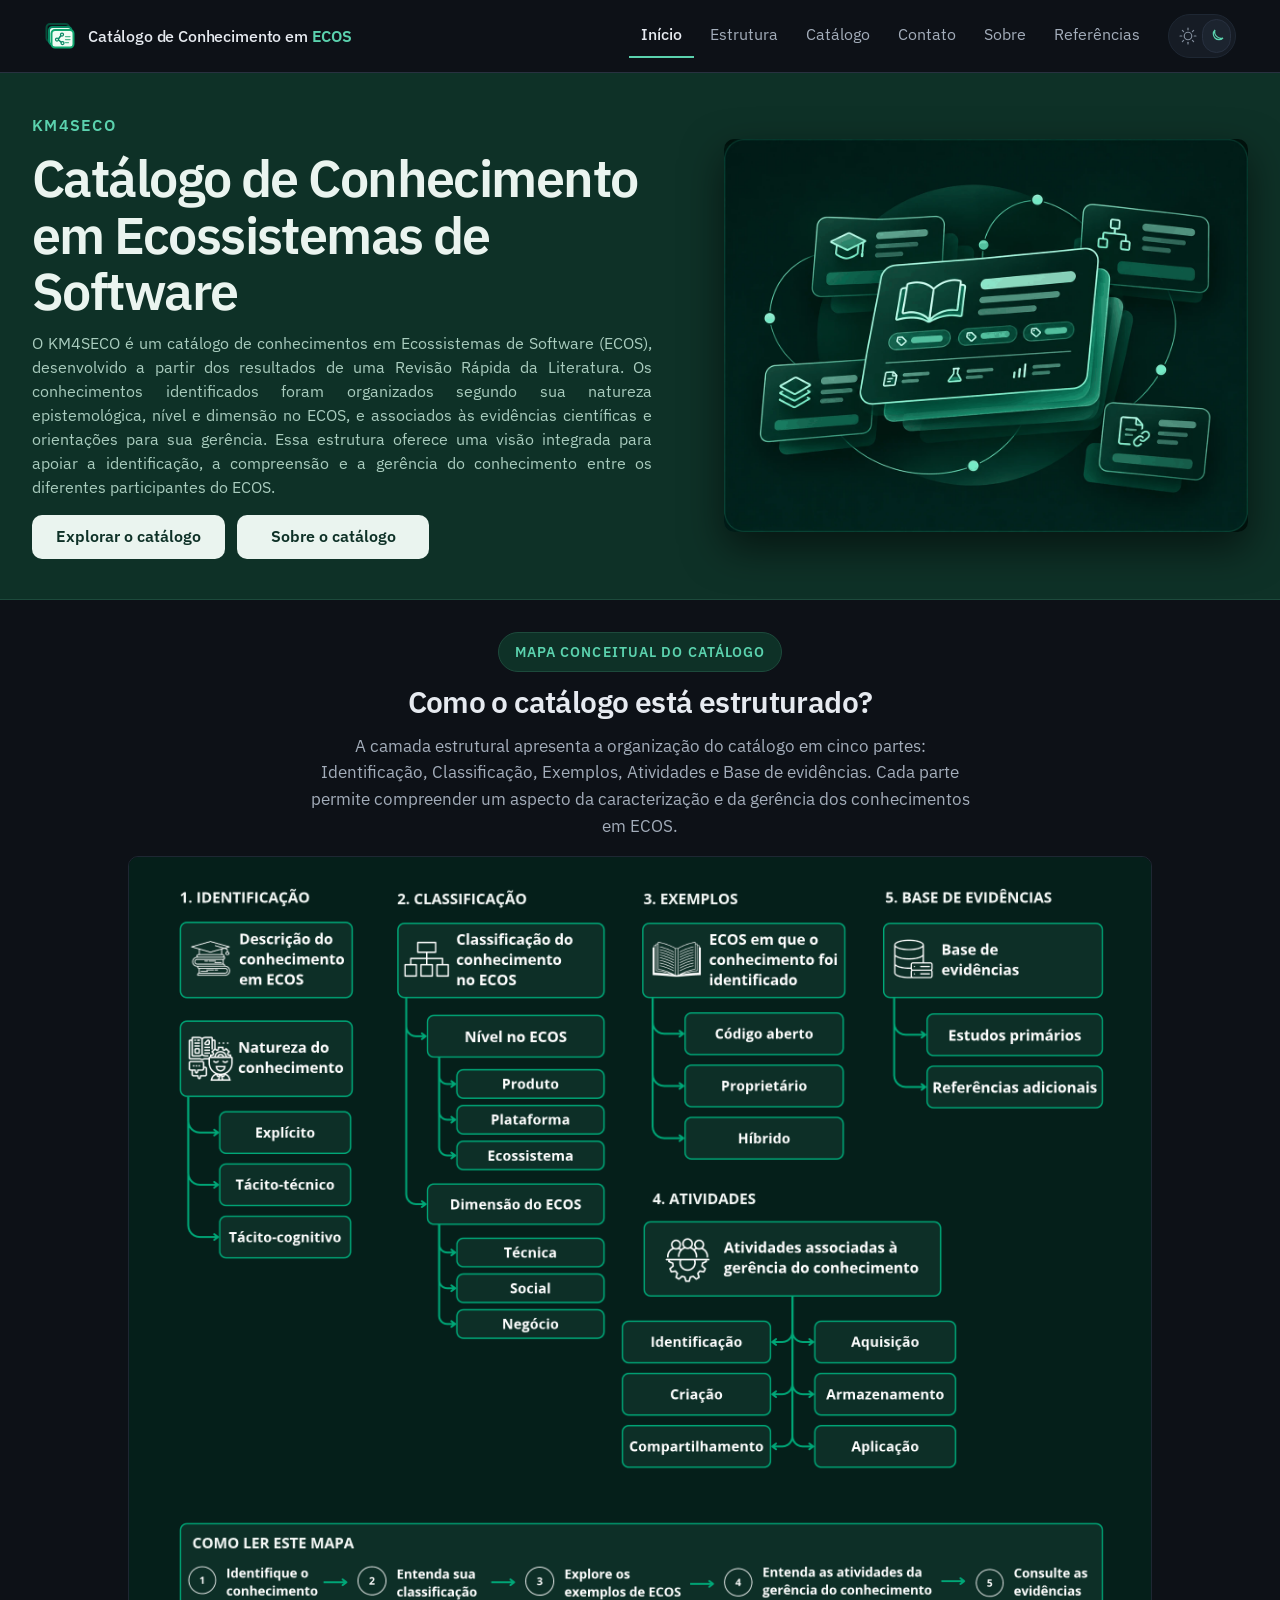
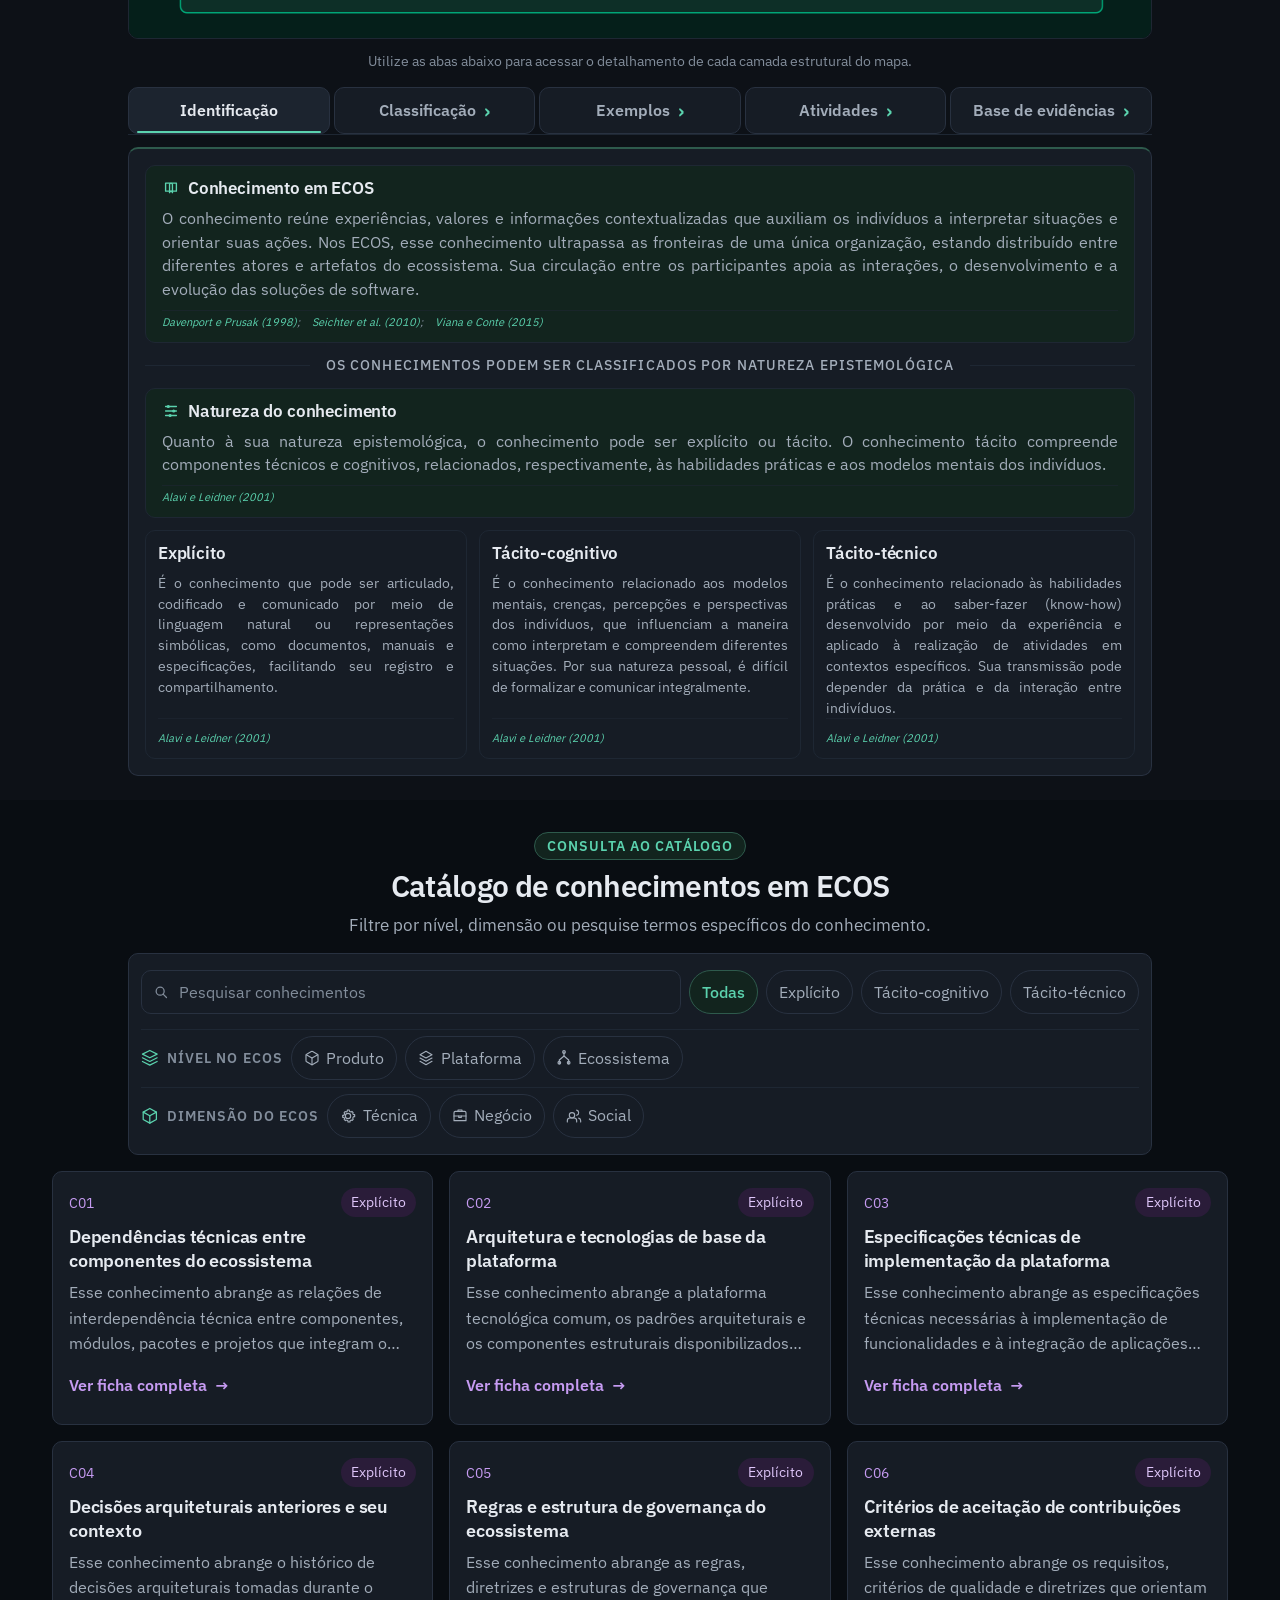
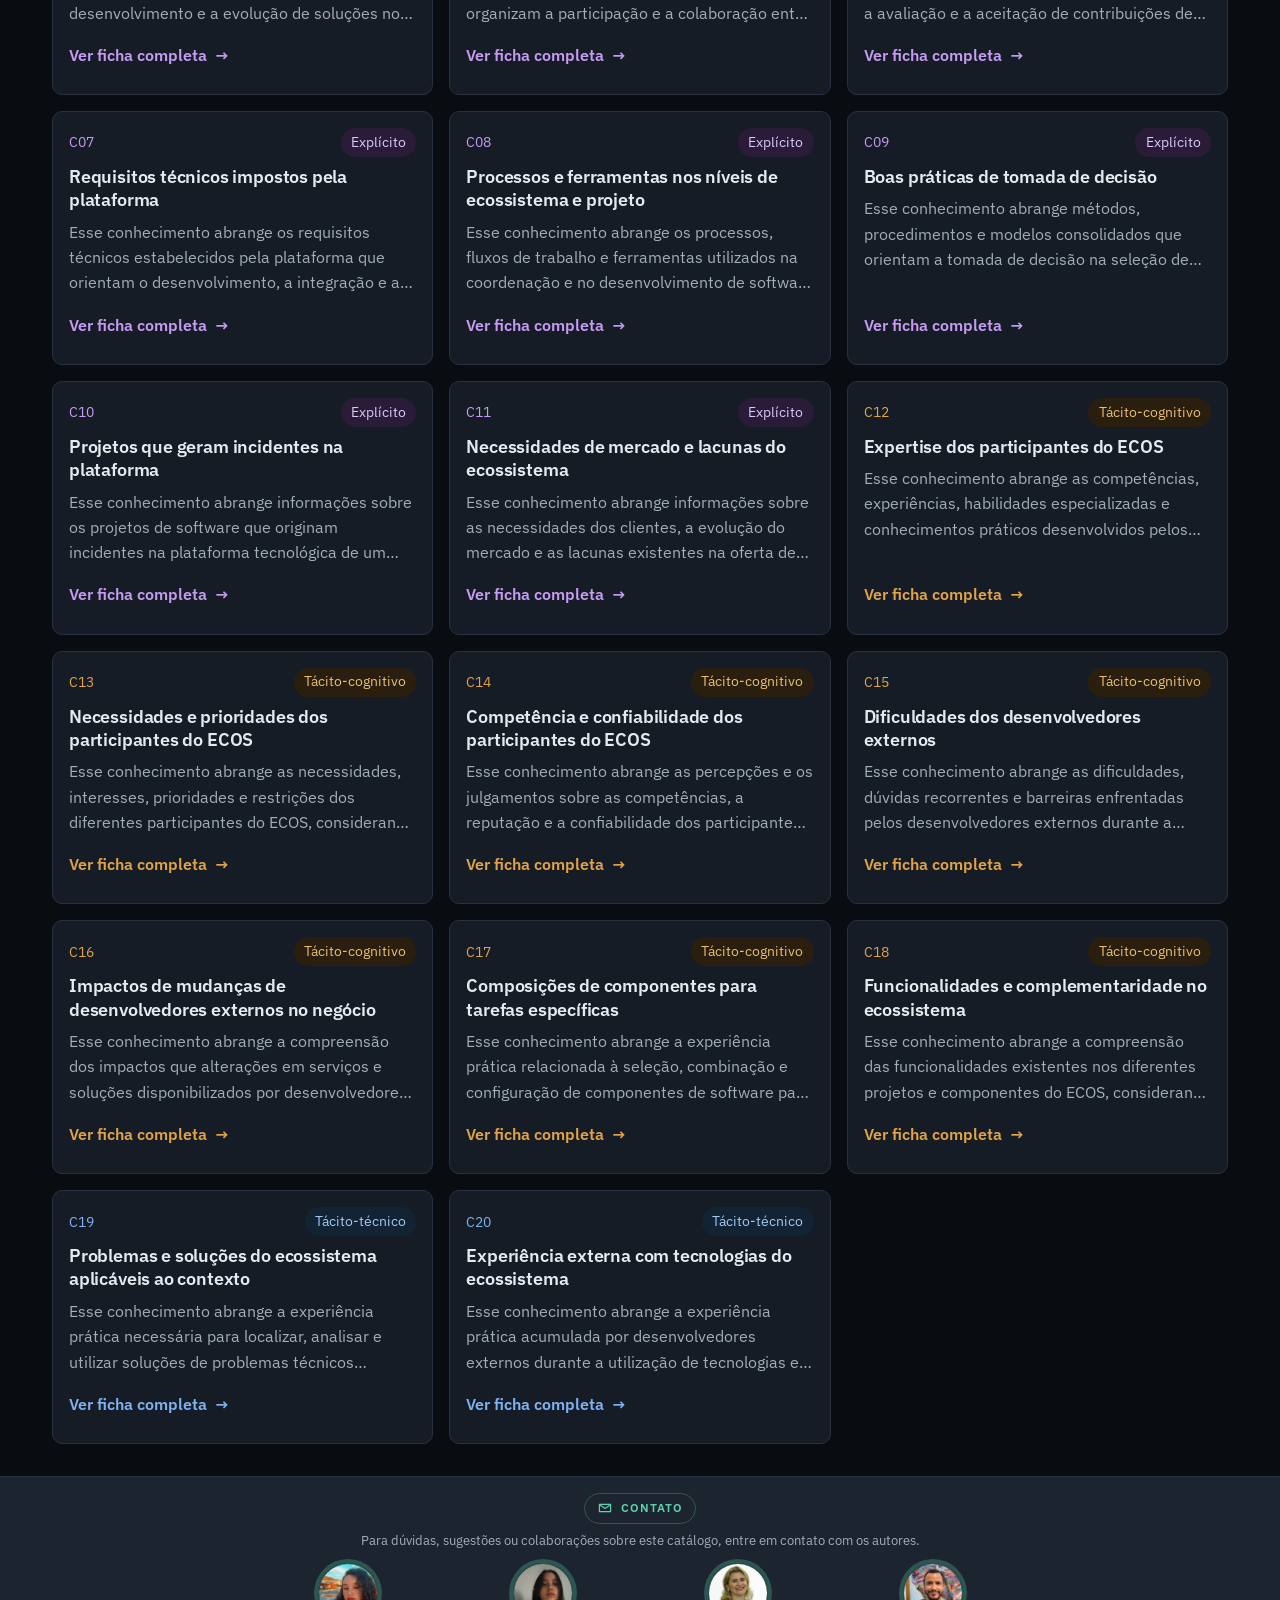
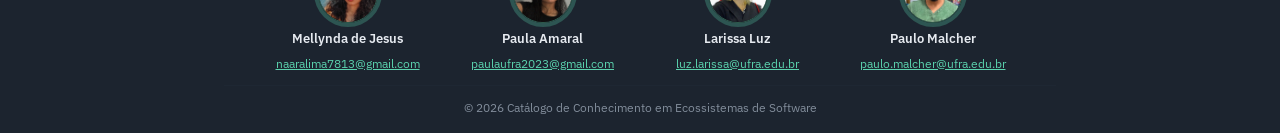
<file: index.html>
<!doctype html>
<html lang="pt-BR">
<head>
<meta charset="utf-8">
<meta name="viewport" content="width=device-width, initial-scale=1">
<meta name="versao" content="20261126-1">
<title>Catálogo de Conhecimento em ECOS</title>
<meta name="description" content="KM4SECO, catálogo de conhecimento em Ecossistemas de Software (ECOS) construído a partir de uma revisão rápida da literatura, com busca, filtros e estudos primários que sustentam os conhecimentos.">
<script>
  /* Aplica o tema gravado antes da primeira pintura, para a página não piscar. */
  document.documentElement.classList.add('js');
  try {
    var tema = localStorage.getItem('tema');
    if (tema === 'claro' || tema === 'escuro') document.documentElement.dataset.tema = tema;
  } catch (erro) {}
</script>
<link rel="preload" href="assets/fonts/ibm-plex-sans/IBMPlexSans-VariableFont_wdth,wght.ttf" as="font" type="font/ttf" crossorigin>
<link rel="stylesheet" href="css/tokens.css?v=20261126-1">
<link rel="stylesheet" href="css/base.css?v=20261126-1">
<link rel="stylesheet" href="css/componentes.css?v=20261126-1">
<link rel="stylesheet" href="css/paginas.css?v=20261126-1">
<link rel="icon" type="image/png" href="imagens/favicon-km4seco.png?v=1">
</head>
<body>
<a class="pular-para-conteudo" href="#conteudo">Pular para o conteúdo</a>

<header class="cabecalho">
  <div class="container cabecalho__interno">
    <a class="marca" href="index.html" aria-label="Catálogo de Conhecimento em ECOS, ir para o início">
<img
  class="marca__icone"
  src="imagens/logo-km4seco.svg"
  alt=""
  width="32"
  height="32"
>

      <span class="marca__nome">Catálogo de Conhecimento em <strong>ECOS</strong></span>
    </a>
    <nav class="navegacao" id="navegacao-principal" aria-label="Principal">
      <a href="#inicio" data-secao="inicio">Início</a>
      <a href="#estrutura" data-secao="estrutura">Estrutura</a>
      <a href="#catalogo" data-secao="catalogo">Catálogo</a>
      <a href="#contato" data-secao="contato">Contato</a>
      <a href="sobre.html">Sobre</a>
      <a href="referencias.html">Referências</a>
    </nav>
    <div class="cabecalho__acoes">
      <button class="menu" id="botao-menu" type="button" aria-controls="navegacao-principal" aria-expanded="false" aria-label="Abrir menu de navegação">
        <svg viewBox="0 0 24 24" aria-hidden="true" focusable="false"><path d="M4 7h16M4 12h16M4 17h16" fill="none" stroke="currentColor" stroke-width="1.75" stroke-linecap="round"/></svg>
      </button>
      <button class="interruptor" id="botao-tema" type="button" aria-label="Alternar tema"></button>
    </div>
  </div>
</header>

<main id="conteudo">
  <section class="abertura" id="inicio" aria-labelledby="titulo-abertura">
    <div class="container abertura__interno">
      <div class="abertura__principal">
        <div class="abertura__conteudo">
          <p class="abertura__olho">KM4SECO</p>
          <h1 class="abertura__titulo" id="titulo-abertura">Catálogo de Conhecimento em Ecossistemas de Software</h1>
          <p class="abertura__resumo" id="abertura-resumo"></p>
          <div class="abertura__acoes">
            <a class="abertura__acao" href="#catalogo">Explorar o catálogo</a>
            <a class="abertura__acao abertura__acao--secundaria" href="sobre.html">Sobre o catálogo</a>
          </div>
        </div>
        <aside class="abertura__painel" aria-label="Síntese visual do catálogo">
          <img class="abertura__ilustracao abertura__ilustracao--escuro" src="imagens/catalogo-camadas-escuro.png" width="1200" height="900" alt="Ilustração de um catálogo de conhecimentos organizado em cartões conectados, representando classificação, organização e evidências.">
          <img class="abertura__ilustracao abertura__ilustracao--claro" src="imagens/catalogo-camadas-claro.png" width="1200" height="900" alt="Ilustração de um catálogo de conhecimentos organizado em cartões conectados, representando classificação, organização e evidências.">
        </aside>
      </div>
    </div>
  </section>

  <section class="secao secao--estrutura container" id="estrutura" aria-labelledby="titulo-estruturado">
    <header class="estrutura__abertura">
      <p class="estrutura__olho">Mapa conceitual do catálogo</p>
      <h2 class="estrutura__titulo" id="titulo-estruturado">Como o catálogo está estruturado?</h2>
      <p class="estrutura__intro">
        A camada estrutural apresenta a organização do catálogo em cinco partes: Identificação, Classificação,
        Exemplos, Atividades e Base de evidências. Cada parte permite compreender um aspecto da caracterização
        e da gerência dos conhecimentos em ECOS.
      </p>
    </header>
    <figure class="estrutura__mapa" id="mapa-conceitual">
      <img class="estrutura__mapa-imagem estrutura__mapa-imagem--escuro" src="imagens/mapa-conceitual-escuro.png" alt="Mapa conceitual que apresenta o conhecimento em ECOS, sua classificação, sua gerência e sua base de evidências científicas.">
      <img class="estrutura__mapa-imagem estrutura__mapa-imagem--claro" src="imagens/mapa-conceitual-claro.png" alt="Mapa conceitual que apresenta o conhecimento em ECOS, sua classificação, sua gerência e sua base de evidências científicas.">
    </figure>
    <p class="estrutura__legenda">Utilize as abas abaixo para acessar o detalhamento de cada camada estrutural do mapa.</p>
    <div class="estrutura__navegacao" id="estrutura-abas" role="tablist" aria-label="Aspectos da estrutura do catálogo"></div>
    <div class="estrutura__paineis" id="estrutura-paineis"></div>
  </section>
  <section class="secao-catalogo" id="catalogo" aria-labelledby="titulo-catalogo">
    <div class="container">
      <header class="catalogo__cabecalho">
        <p class="catalogo__olho">Consulta ao catálogo</p>
        <h2 class="catalogo__titulo" id="titulo-catalogo">Catálogo de conhecimentos em ECOS</h2>
        <p class="catalogo__intro">Filtre por nível, dimensão ou pesquise termos específicos do conhecimento.</p>
      </header>

      <div class="catalogo__barra">
        <button class="botao catalogo__abrir-filtros" id="abrir-filtros" type="button" aria-controls="filtros" aria-expanded="false">
          Filtros
        </button>
      </div>

      <section class="filtros" id="filtros" aria-label="Busca e filtros">
        <div class="filtros__linha">
          <div class="filtros__busca">
            <label class="filtros__titulo filtros__titulo--oculto" for="busca">Buscar conhecimentos</label>
            <svg class="filtros__icone" viewBox="0 0 20 20" aria-hidden="true" focusable="false">
              <circle cx="8.5" cy="8.5" r="4.75" fill="none" stroke="currentColor" stroke-width="1.5"/>
              <path d="m12 12 4 4" fill="none" stroke="currentColor" stroke-width="1.5" stroke-linecap="round"/>
            </svg>
            <input class="campo-busca" id="busca" type="search" placeholder="Pesquisar conhecimentos">
          </div>
          <div class="filtros__principal" id="filtro-natureza"></div>
         <p class="apenas-leitor" id="contagem" role="status" aria-live="polite"></p>
        </div>
        <div class="filtros__grade" id="painel-filtros"></div>
        <div class="filtros__rodape">
          <button class="botao botao--curto" id="limpar" type="button" hidden>Limpar filtros</button>
        </div>
      </section>

      <ul class="cartoes" id="lista"></ul>
      <p class="vazio" id="lista-vazia" hidden>Nenhum conhecimento corresponde aos filtros aplicados.</p>
    </div>
  </section>


</main>

<dialog class="folha" id="folha-filtros" aria-label="Busca e filtros">
  <div class="folha__topo">
    <p class="folha__titulo">Filtros</p>
    <button class="botao" id="fechar-filtros" type="button">Fechar</button>
  </div>
  <div class="folha__corpo" id="folha-corpo"></div>
</dialog>

<dialog class="dialogo-ficha" id="dialogo-ficha" tabindex="-1">
  <div class="dialogo-ficha__topo">
    <div class="dialogo-ficha__linha">
      <p class="codigo-id" id="dialogo-ficha-id"></p>
      <span class="etiqueta" id="dialogo-ficha-natureza"></span>
      <button class="fechar" id="fechar-ficha" type="button" aria-label="Fechar a ficha">
        <svg viewBox="0 0 20 20" aria-hidden="true" focusable="false">
          <path d="M6 6 14 14M14 6 6 14" fill="none" stroke="currentColor" stroke-width="1.6" stroke-linecap="round"/>
        </svg>
      </button>
    </div>
    <h2 class="ficha__nome" id="dialogo-ficha-nome"></h2>
    <p class="ficha__descricao" id="dialogo-ficha-descricao"></p>
    <button
  class="ficha__expandir"
  id="dialogo-ficha-expandir"
  type="button"
  aria-controls="dialogo-ficha-descricao"
  aria-expanded="false"
>
  <span id="dialogo-ficha-expandir-texto">Mostrar mais</span>
  <span class="ficha__expandir-seta" aria-hidden="true"></span>
</button>
  </div>
  <div class="dialogo-ficha__corpo" id="dialogo-ficha-corpo"></div>
  <div class="dialogo-ficha__rodape" id="ficha-navegacao">
    <button class="botao" id="ficha-anterior" type="button">Anterior</button>
    <p class="dialogo-ficha__posicao" id="ficha-posicao" aria-live="polite"></p>
    <button class="botao" id="ficha-proximo" type="button">Próximo</button>
  </div>
</dialog>

<dialog class="dialogo-ajuda" id="dialogo-ajuda" tabindex="-1" aria-labelledby="dialogo-ajuda-titulo" aria-describedby="dialogo-ajuda-texto">
  <div class="dialogo-ajuda__topo">
    <h2 class="dialogo-ajuda__titulo" id="dialogo-ajuda-titulo"></h2>
    <button class="fechar" id="fechar-ajuda" type="button" aria-label="Fechar explicação">
      <svg viewBox="0 0 20 20" aria-hidden="true" focusable="false">
        <path d="M6 6 14 14M14 6 6 14" fill="none" stroke="currentColor" stroke-width="1.6" stroke-linecap="round"/>
      </svg>
    </button>
  </div>
  <div class="dialogo-ajuda__corpo">
    <p id="dialogo-ajuda-texto"></p>
    <p class="dialogo-ajuda__fonte" id="dialogo-ajuda-fonte" hidden></p>
  </div>
</dialog>

<section class="contato" id="contato" aria-labelledby="titulo-contato">
  <div class="container">
    <h2 class="contato__olho" id="titulo-contato">
      <svg viewBox="0 0 20 20" aria-hidden="true" focusable="false"><path d="M3 5.5h14v9H3zM3 6l7 4.5L17 6" fill="none" stroke="currentColor" stroke-width="1.5" stroke-linecap="round" stroke-linejoin="round"/></svg>
      CONTATO
    </h2>
    <p class="contato__intro">Para dúvidas, sugestões ou colaborações sobre este catálogo, entre em contato com os autores.</p>
    <ul class="contato__lista">
            <li class="pessoa">
        <img class="pessoa__retrato pessoa__retrato--mellynda" src="imagens/mellynda.jpeg" alt="" width="500" height="625">
        <span class="pessoa__nome">Mellynda de Jesus</span>
        <a class="pessoa__email" href="mailto:naaralima7813@gmail.com">naaralima7813@gmail.com</a>
      </li>
      <li class="pessoa">
        <img class="pessoa__retrato pessoa__retrato--paula" src="imagens/paula.jpeg" alt="" width="500" height="625">
        <span class="pessoa__nome">Paula Amaral</span>
        <a class="pessoa__email" href="mailto:paulaufra2023@gmail.com">paulaufra2023@gmail.com</a>
      </li>
      <li class="pessoa">
        <img class="pessoa__retrato pessoa__retrato--larissa" src="imagens/larissa.jpeg" alt="" width="500" height="625">
        <span class="pessoa__nome">Larissa Luz</span>
        <a class="pessoa__email" href="mailto:luz.larissa@ufra.edu.br">luz.larissa@ufra.edu.br</a>
      </li>
        <li class="pessoa">
        <img class="pessoa__retrato pessoa__retrato--malcher" src="imagens/malcher.jpeg" alt="" width="500" height="625">
        <span class="pessoa__nome">Paulo Malcher</span>
        <a class="pessoa__email" href="mailto:paulo.malcher@ufra.edu.br">paulo.malcher@ufra.edu.br</a>
      </li>
    </ul>
  </div>
</section>

<footer class="rodape">
  <div class="container rodape__interno">
    <span>© 2026 Catálogo de Conhecimento em Ecossistemas de Software</span>
  </div>
</footer>

<script type="module" src="js/versao.js?v=20261126-1"></script>
<script type="module" src="js/tema.js?v=20261126-1"></script>
<script type="module" src="js/menu.js?v=20261126-1" onerror="document.documentElement.classList.remove('js')"></script>
<script type="module" src="js/navegacao.js?v=20261126-1"></script>
<script type="module" src="js/inicio.js?v=20261126-1"></script>
<script type="module" src="js/catalogo.js?v=20261126-1" onerror="document.documentElement.classList.remove('js')"></script>
</body>
</html>
</file>
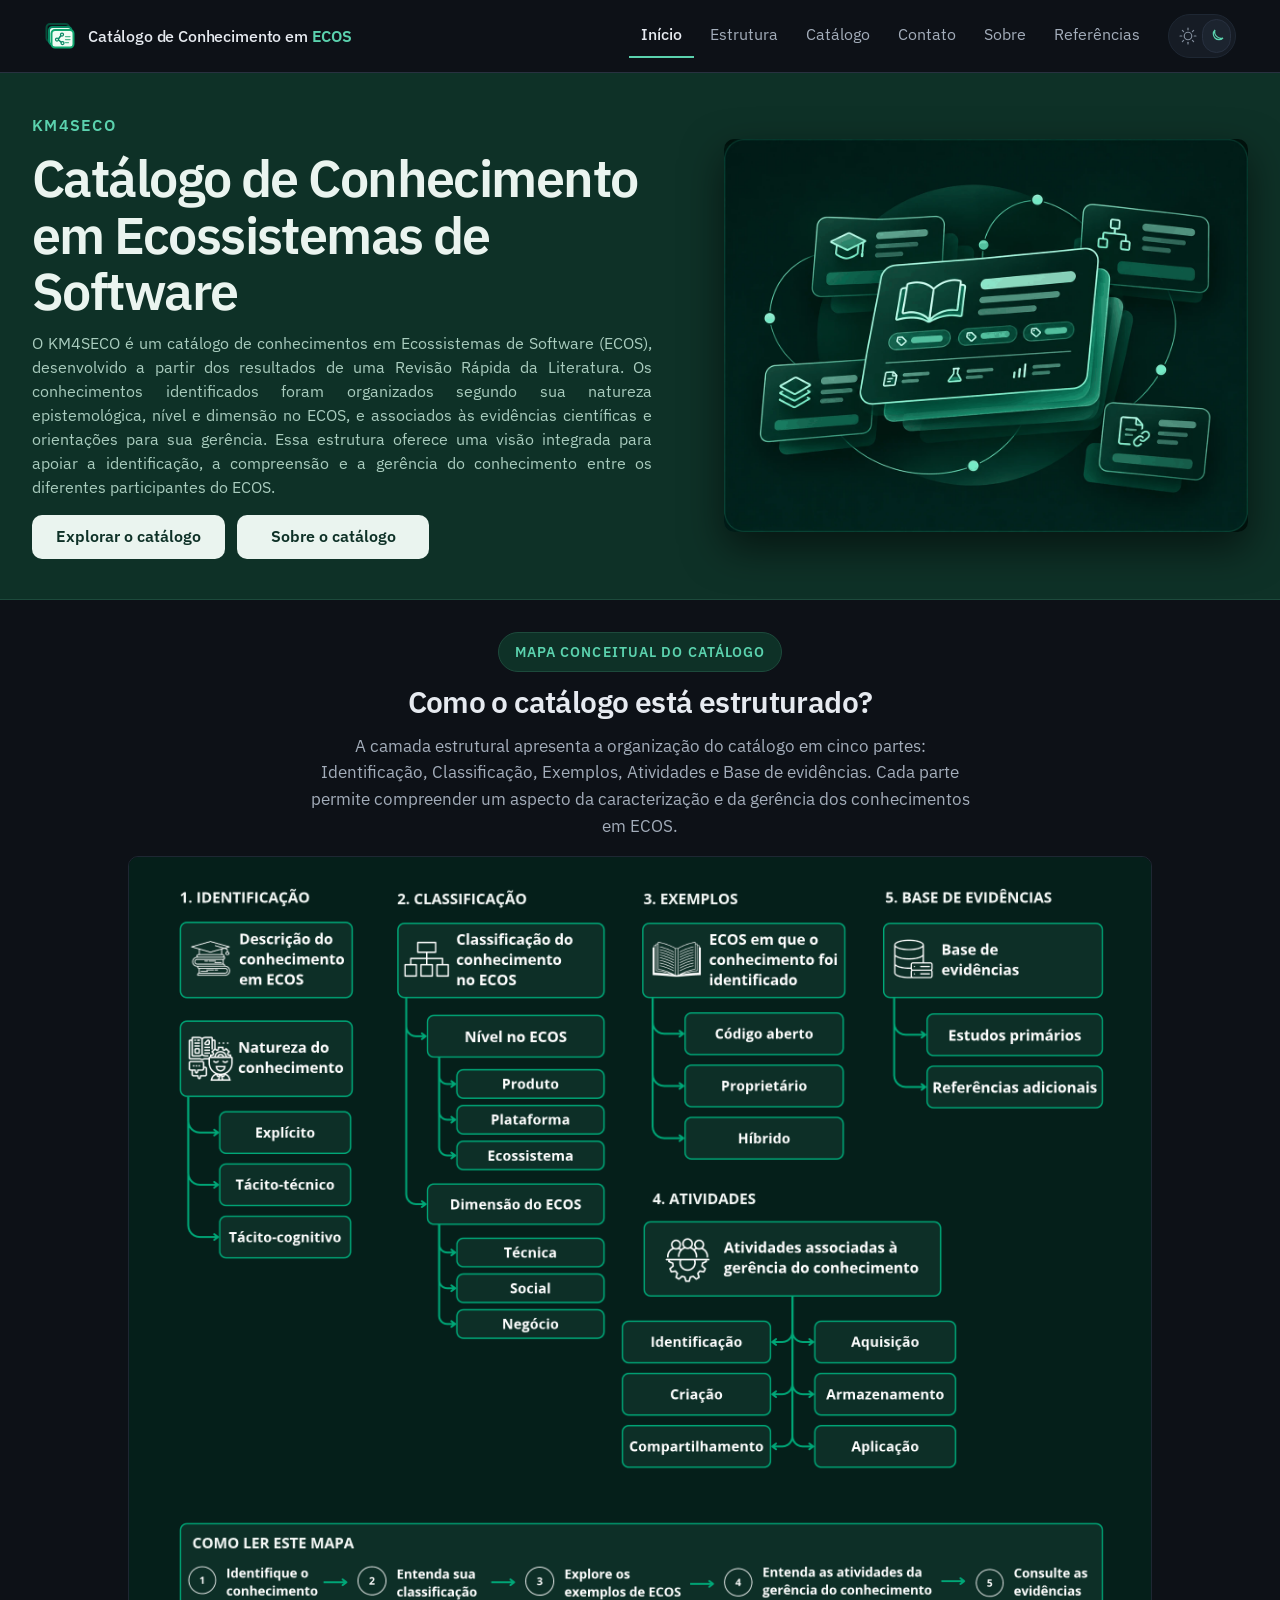
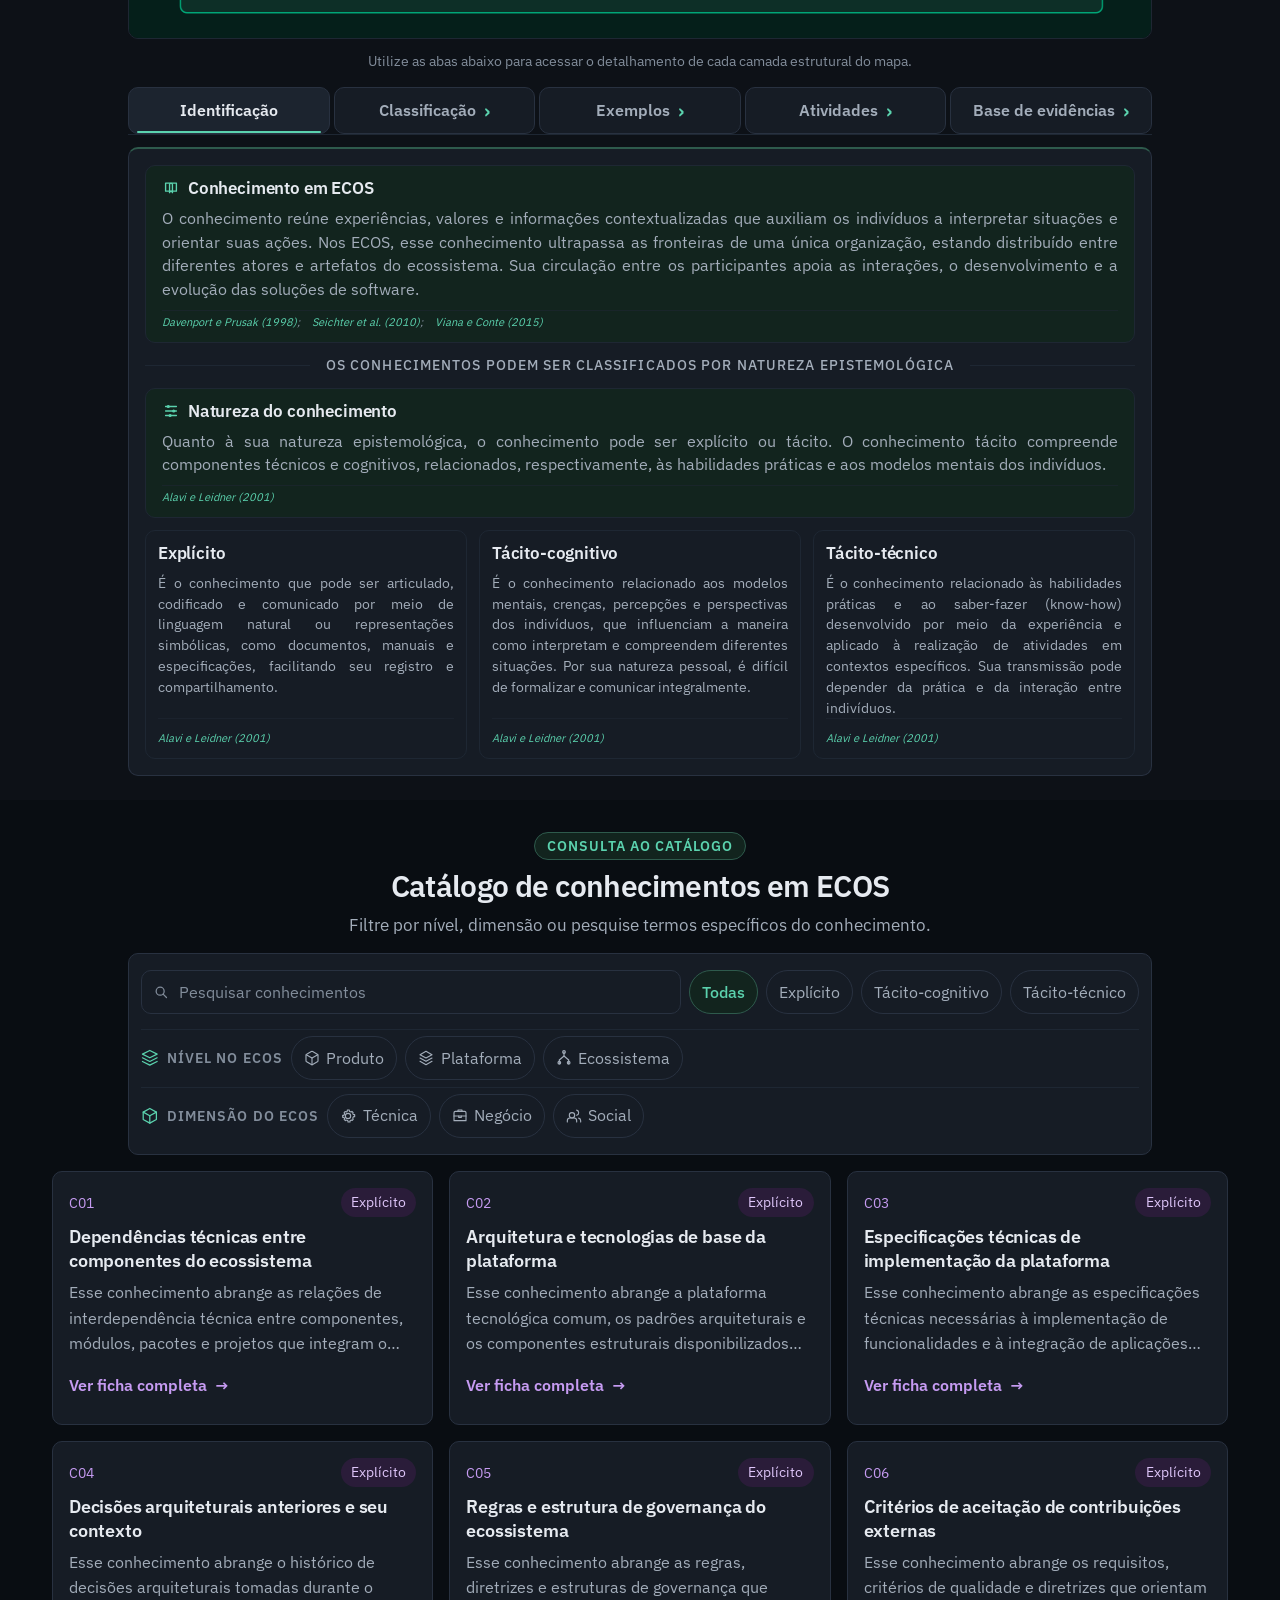
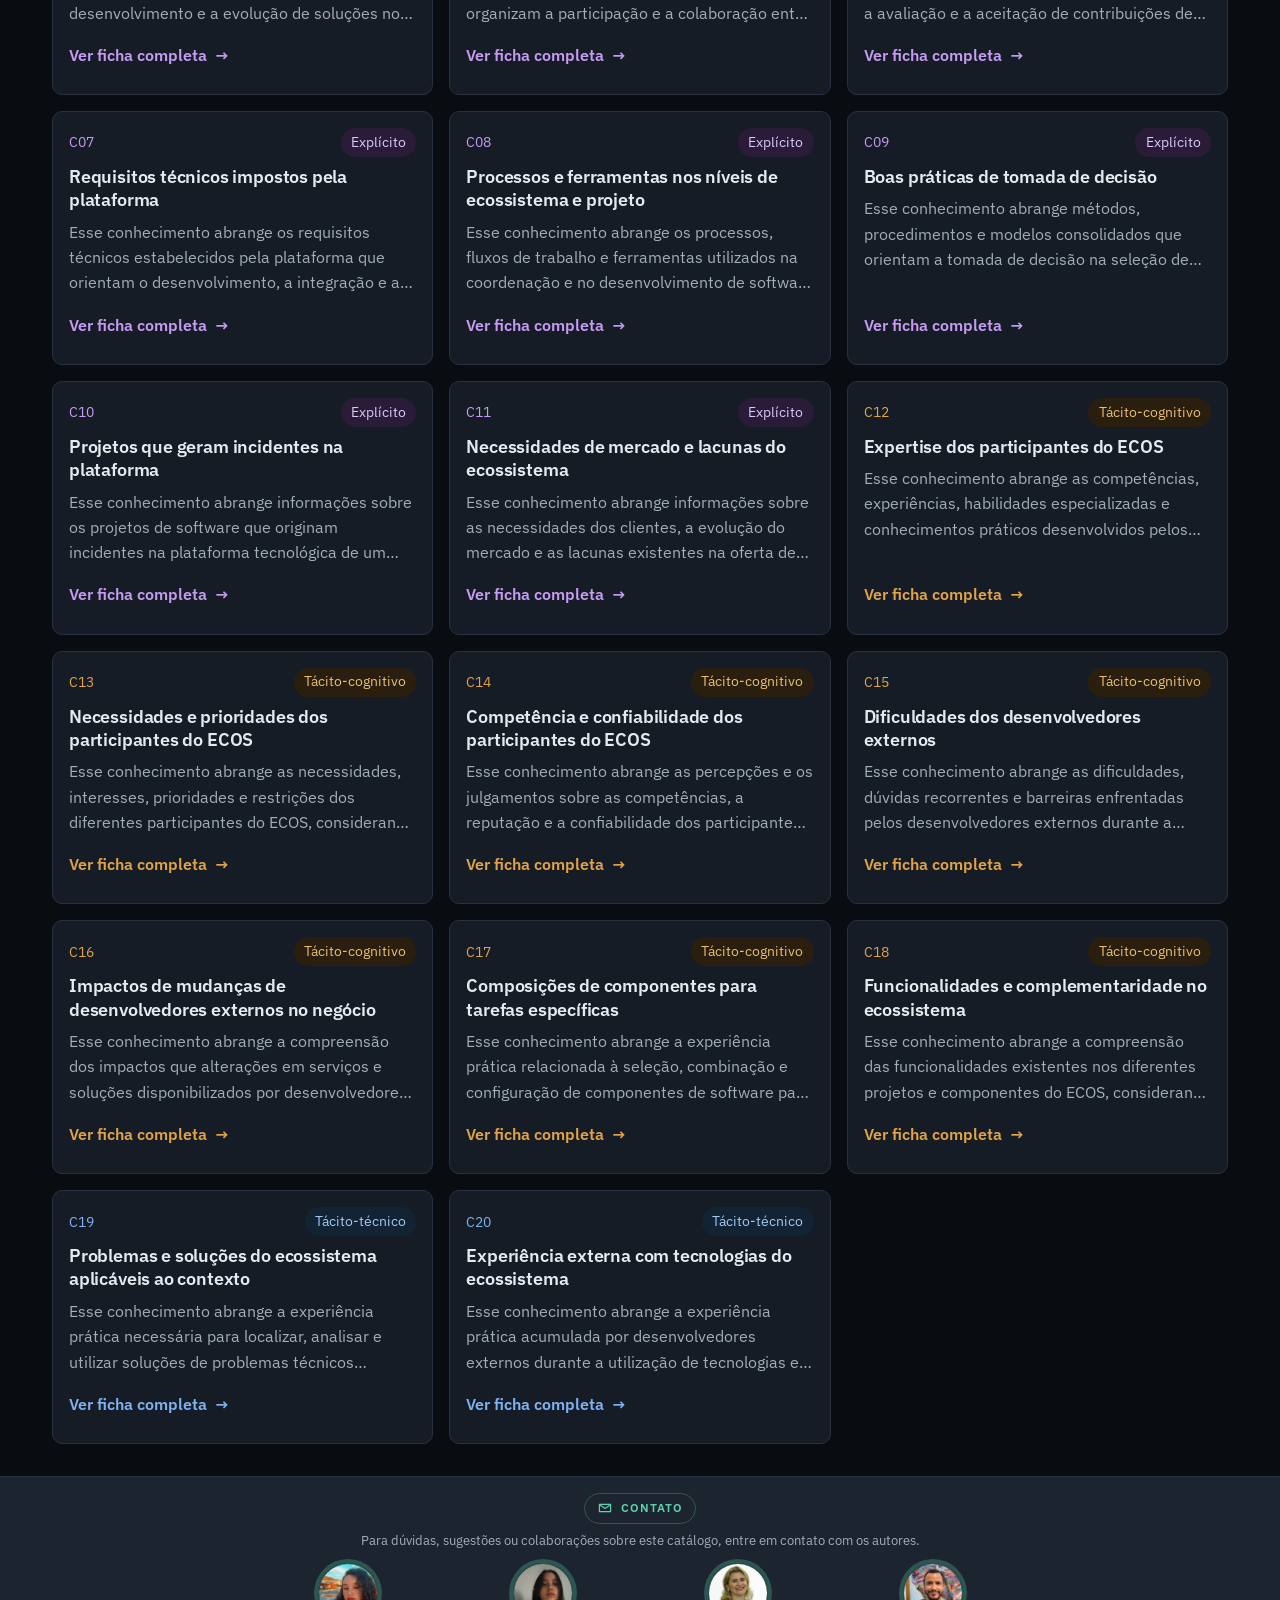
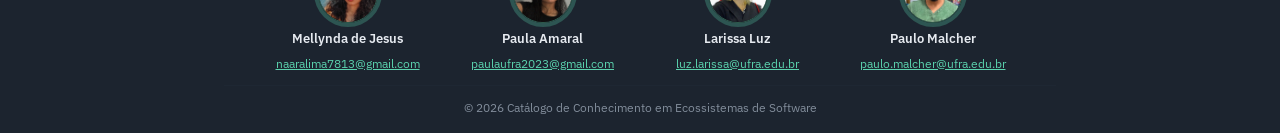
<file: catalogo.html>
<!doctype html>
<html lang="pt-BR">
<head>
<meta charset="utf-8">
<meta name="viewport" content="width=device-width, initial-scale=1">
<title>KM4SECO</title>
<meta name="robots" content="noindex">
<link rel="canonical" href="index.html">
<script>
  /* O catálogo virou uma seção da página inicial. A busca é preservada, para que
     links antigos com filtro continuem abrindo o mesmo estado. */
  location.replace('index.html' + location.search + '#catalogo');
</script>
<meta http-equiv="refresh" content="0; url=index.html#catalogo">
<link rel="stylesheet" href="css/tokens.css?v=20261126-1">
<link rel="stylesheet" href="css/base.css?v=20261126-1">
</head>
<body>
<p class="redirecionamento">
  O catálogo agora fica na página inicial.
  <a href="index.html#catalogo">Ir para o catálogo</a>.
</p>
</body>
</html>
</file>
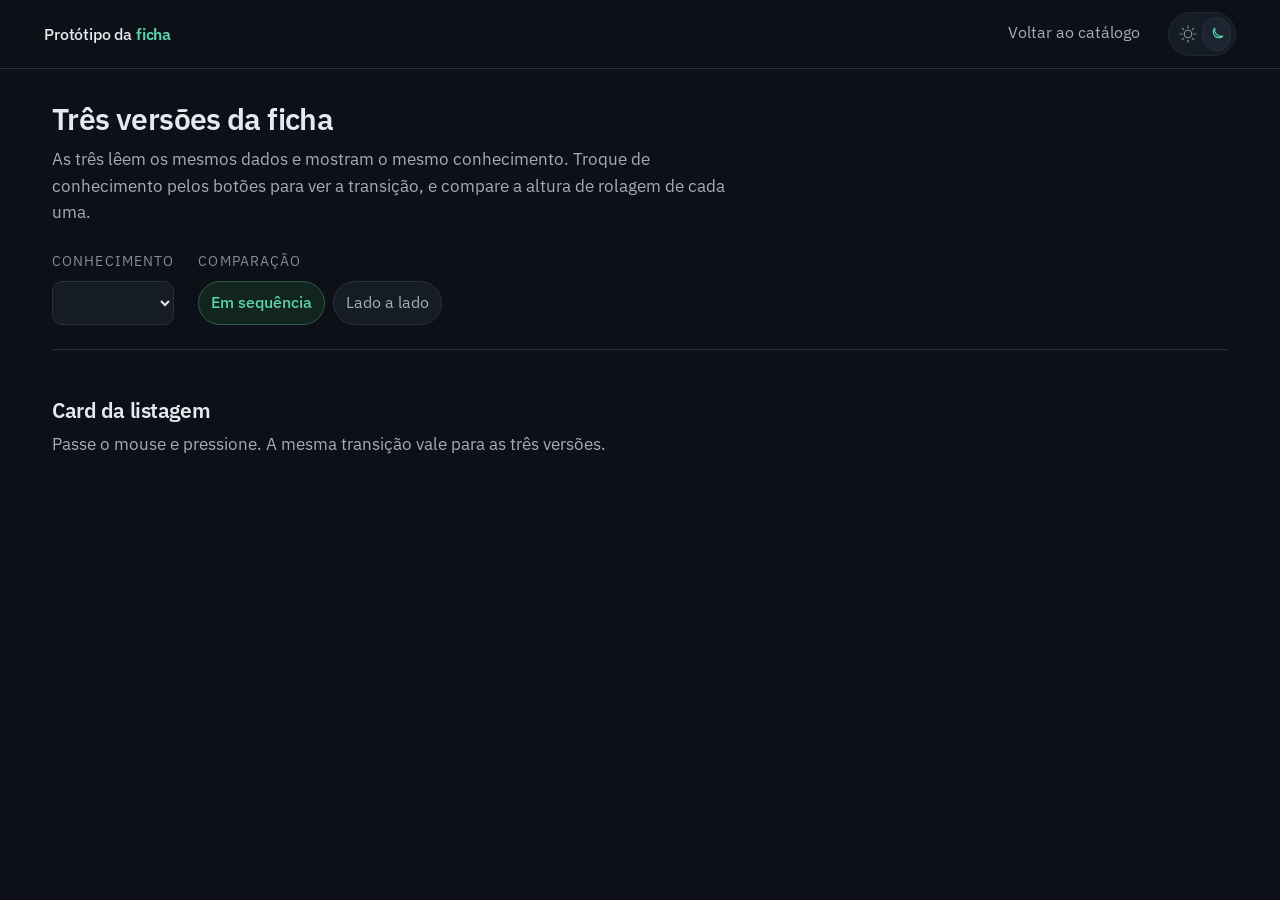
<file: prototipo-ficha.html>
<!doctype html>
<html lang="pt-BR">
<head>
<meta charset="utf-8">
<meta name="viewport" content="width=device-width, initial-scale=1">
<title>Protótipo da ficha · KM4SECO</title>
<meta name="robots" content="noindex">
<script>
  try {
    var tema = localStorage.getItem('tema');
    if (tema === 'claro' || tema === 'escuro') document.documentElement.dataset.tema = tema;
  } catch (erro) {}
</script>
<link rel="preconnect" href="https://fonts.googleapis.com">
<link rel="preconnect" href="https://fonts.gstatic.com" crossorigin>
<link rel="stylesheet" href="https://fonts.googleapis.com/css2?family=IBM+Plex+Mono:wght@400;500;600&family=IBM+Plex+Sans:wght@400;500;600&display=swap">
<link rel="stylesheet" href="css/tokens.css">
<link rel="stylesheet" href="css/base.css">
<link rel="stylesheet" href="css/componentes.css">
<link rel="stylesheet" href="css/paginas.css">
<link rel="stylesheet" href="css/prototipo.css">
</head>
<body>

<header class="cabecalho">
  <div class="container cabecalho__interno">
    <a class="marca" href="index.html">
      <span class="marca__nome">Protótipo da <strong>ficha</strong></span>
    </a>
    <nav class="navegacao" aria-label="Principal">
      <a href="index.html#catalogo">Voltar ao catálogo</a>
    </nav>
    <button class="botao-tema" id="botao-tema" type="button" aria-label="Alternar tema"></button>
  </div>
</header>

<main class="container prototipo">
  <h1 class="prototipo__titulo">Três versões da ficha</h1>
  <p class="prototipo__texto">
    As três lêem os mesmos dados e mostram o mesmo conhecimento. Troque de conhecimento pelos
    botões para ver a transição, e compare a altura de rolagem de cada uma.
  </p>

  <div class="prototipo__controles">
    <div class="prototipo__grupo">
      <label class="prototipo__rotulo" for="escolha-conhecimento">Conhecimento</label>
      <select class="campo-busca prototipo__selecao" id="escolha-conhecimento"></select>
    </div>
    <div class="prototipo__grupo">
      <span class="prototipo__rotulo">Comparação</span>
      <div class="prototipo__alternador" role="group" aria-label="Modo de comparação">
        <button class="chip" type="button" data-modo="sequencia" aria-pressed="true">Em sequência</button>
        <button class="chip" type="button" data-modo="lado" aria-pressed="false">Lado a lado</button>
      </div>
    </div>
  </div>

  <section class="prototipo__bloco" aria-labelledby="titulo-cards">
    <h2 class="prototipo__subtitulo" id="titulo-cards">Card da listagem</h2>
    <p class="prototipo__texto">Passe o mouse e pressione. A mesma transição vale para as três versões.</p>
    <div class="lista-conhecimentos" id="amostra-cards"></div>
  </section>

  <div class="prototipo__versoes" id="versoes"></div>
</main>

<script type="module" src="js/tema.js"></script>
<script type="module" src="js/prototipo.js"></script>
</body>
</html>
</file>
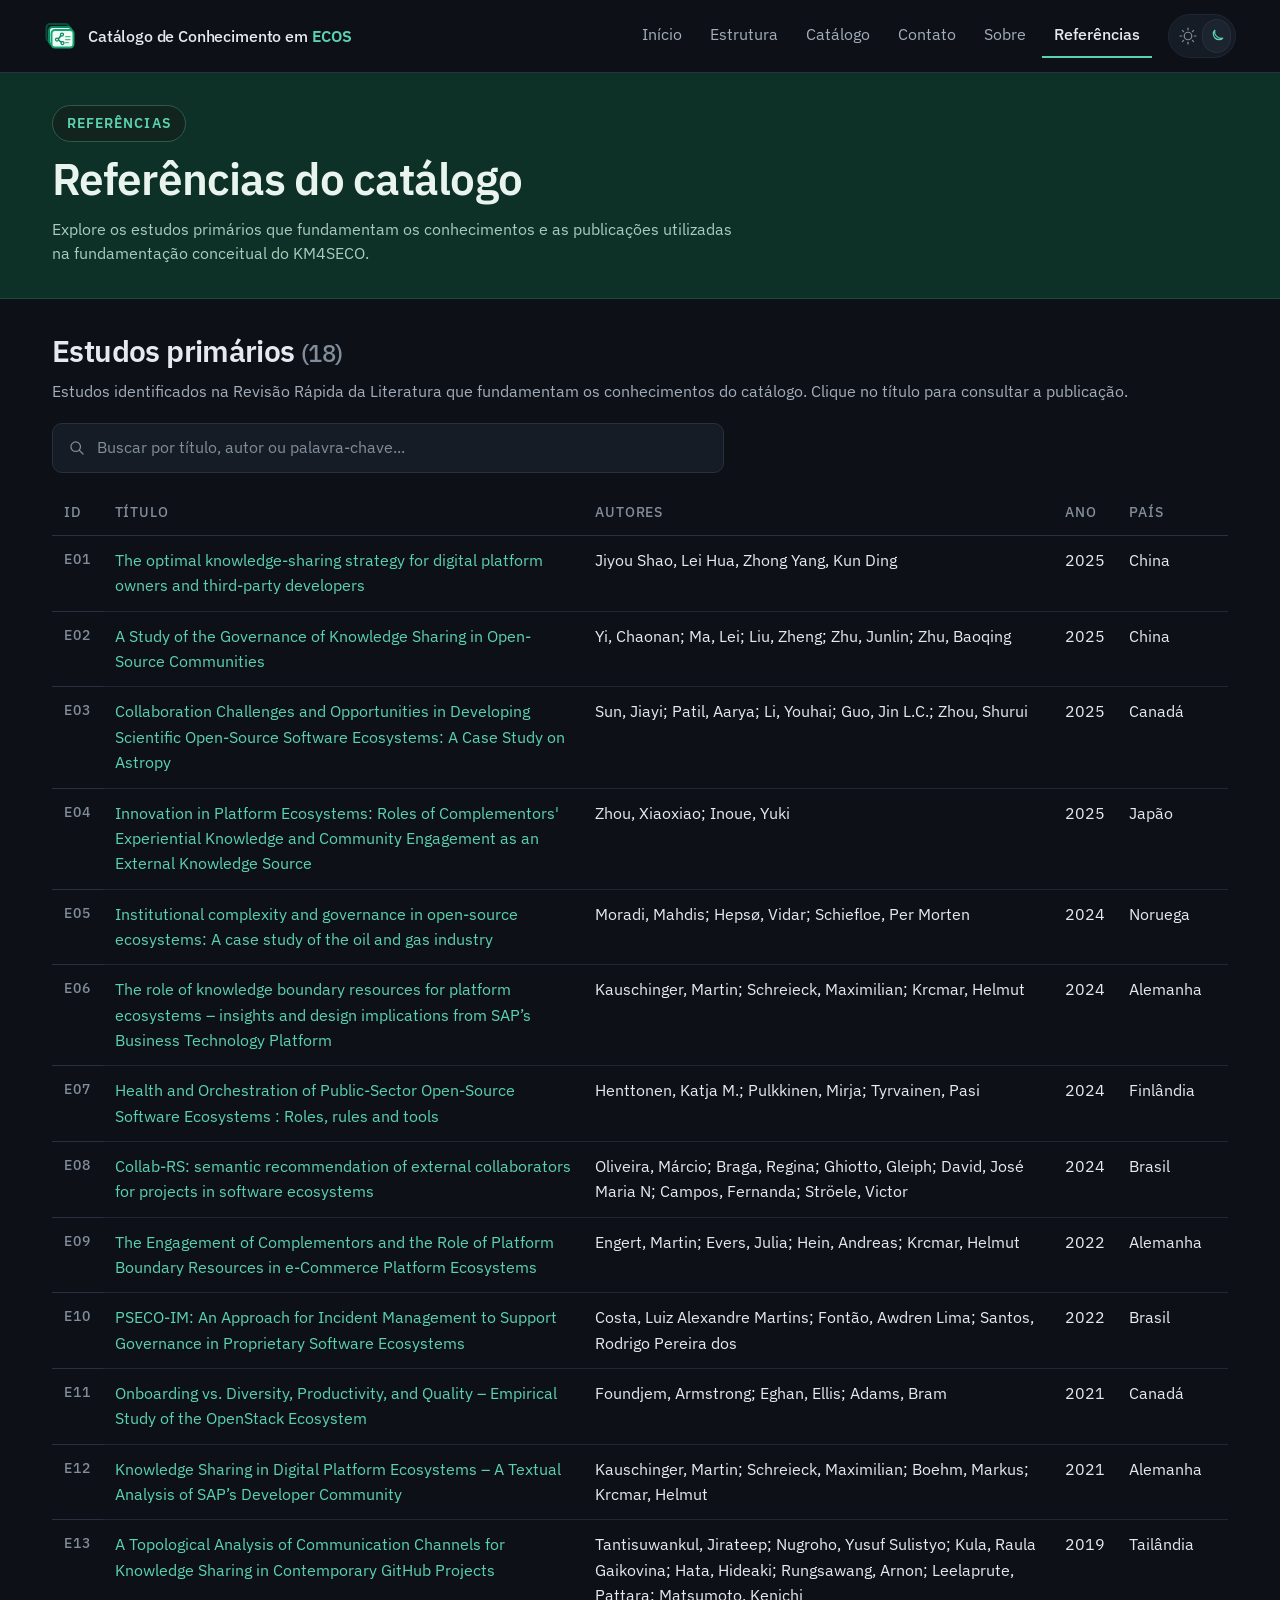
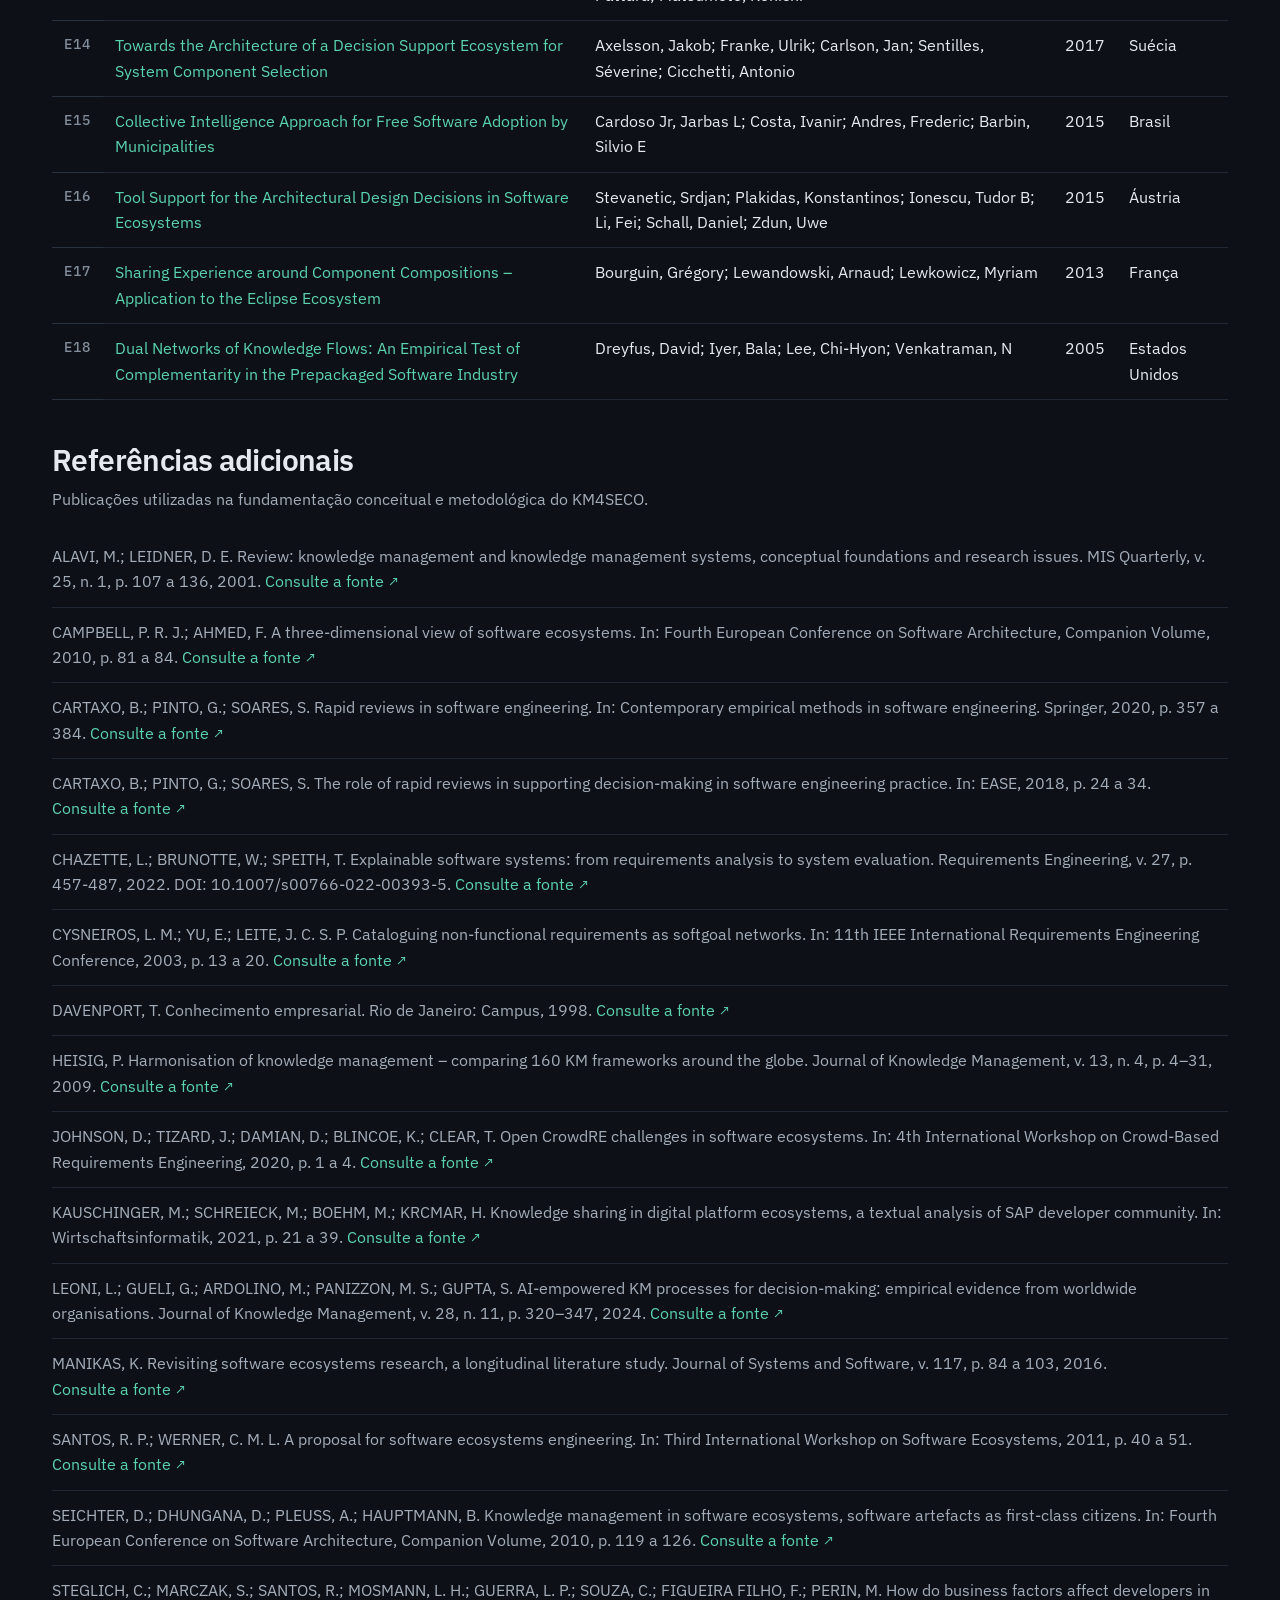
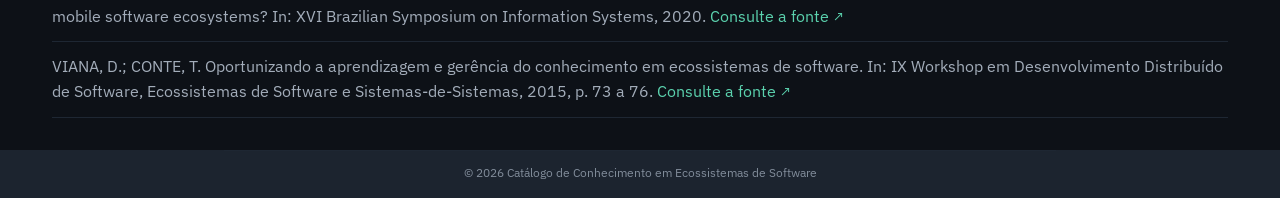
<file: referencias.html>
<!doctype html>
<html lang="pt-BR">
<head>
<meta charset="utf-8">
<meta name="viewport" content="width=device-width, initial-scale=1">
<meta name="versao" content="20261126-1">
<title>Referências</title>
<meta name="description" content="Estudos primários da revisão rápida e referências bibliográficas do KM4SECO, catálogo de conhecimento em Ecossistemas de Software (ECOS).">
<script>
  /* Aplica o tema gravado antes da primeira pintura, para a página não piscar. */
  document.documentElement.classList.add('js');
  try {
    var tema = localStorage.getItem('tema');
    if (tema === 'claro' || tema === 'escuro') document.documentElement.dataset.tema = tema;
  } catch (erro) {}
</script>
<link rel="preload" href="assets/fonts/ibm-plex-sans/IBMPlexSans-VariableFont_wdth,wght.ttf" as="font" type="font/ttf" crossorigin>
<link rel="stylesheet" href="css/tokens.css?v=20261126-1">
<link rel="stylesheet" href="css/base.css?v=20261126-1">
<link rel="stylesheet" href="css/componentes.css?v=20261126-1">
<link rel="stylesheet" href="css/paginas.css?v=20261126-1">
<link rel="icon" type="image/png" href="imagens/favicon-km4seco.png?v=1">
</head>
<body>
<a class="pular-para-conteudo" href="#conteudo">Pular para o conteúdo</a>

<header class="cabecalho">
  <div class="container cabecalho__interno">
    <a class="marca" href="index.html" aria-label="Catálogo de Conhecimento em ECOS, ir para o início">
<img
  class="marca__icone"
  src="imagens/logo-km4seco.svg"
  alt=""
  width="32"
  height="32"
>
      <span class="marca__nome">Catálogo de Conhecimento em <strong>ECOS</strong></span>
    </a>
    <nav class="navegacao" id="navegacao-principal" aria-label="Principal">
      <a href="index.html#inicio">Início</a>
      <a href="index.html#estrutura">Estrutura</a>
      <a href="index.html#catalogo">Catálogo</a>
      <a href="index.html#contato">Contato</a>
      <a href="sobre.html">Sobre</a>
      <a href="referencias.html" aria-current="page">Referências</a>
    </nav>
    <div class="cabecalho__acoes">
      <button class="menu" id="botao-menu" type="button" aria-controls="navegacao-principal" aria-expanded="false" aria-label="Abrir menu de navegação">
        <svg viewBox="0 0 24 24" aria-hidden="true" focusable="false"><path d="M4 7h16M4 12h16M4 17h16" fill="none" stroke="currentColor" stroke-width="1.75" stroke-linecap="round"/></svg>
      </button>
      <button class="interruptor" id="botao-tema" type="button" aria-label="Alternar tema"></button>
    </div>
  </div>
</header>

<main id="conteudo">

  <!-- Apresentação da página -->
  <section class="referencias__hero">
    <div class="container referencias__hero-interno">

      <p class="referencias__olho">
        REFERÊNCIAS
      </p>

      <h1 class="referencias__titulo">
        Referências do catálogo
      </h1>

      <p class="referencias__descricao">
        Explore os estudos primários que fundamentam os
        conhecimentos e as publicações utilizadas na
        fundamentação conceitual do KM4SECO.
      </p>

    </div>
  </section>

  <!-- Estudos primários -->
  <section class="container secao referencias__conteudo"
          aria-labelledby="titulo-estudos">

    <h2 class="referencias__secao-titulo" id="titulo-estudos">
      Estudos primários <span>(18)</span>
    </h2>

    <p class="referencias__secao-intro">
      Estudos identificados na Revisão Rápida da Literatura
      que fundamentam os conhecimentos do catálogo.
      Clique no título para consultar a publicação.
    </p>

    <div class="referencias__busca">
      <svg viewBox="0 0 24 24"
          aria-hidden="true"
          focusable="false">
        <circle cx="10.5" cy="10.5" r="6.5"></circle>
        <path d="m15.5 15.5 5 5"></path>
      </svg>

      <input
        type="search"
        id="busca-estudos"
        aria-label="Buscar estudos primários"
        placeholder="Buscar por título, autor ou palavra-chave..."
        autocomplete="off"
      >
    </div>

    <p class="referencias__resultado"
      id="resultado-busca"
      role="status"
      aria-live="polite"
      hidden></p>

    <div class="tabela--rolavel">
      <table class="tabela tabela--estudos">
        <thead>
          <tr>
            <th scope="col">ID</th>
            <th scope="col">Título</th>
            <th scope="col">Autores</th>
            <th scope="col">Ano</th>
            <th scope="col">País</th>
          </tr>
        </thead>
        <tbody id="tabela-estudos"></tbody>
      </table>
    </div>

    <!-- Referências adicionais -->
    <h2 id="referencias-conceituais"
        class="referencias__secao-titulo referencias__secao-titulo--afastado">
      Referências adicionais
    </h2>

    <p class="referencias__secao-intro">
      Publicações utilizadas na fundamentação conceitual
      e metodológica do KM4SECO.
    </p>

    <ul class="lista-referencias"
        id="lista-referencias"></ul>

  </section>

</main>


<footer class="rodape">
  <div class="container rodape__interno">
    <span>© 2026 Catálogo de Conhecimento em Ecossistemas de Software</span>
  </div>
</footer>

<script type="module" src="js/versao.js?v=20261126-1"></script>
<script type="module" src="js/tema.js?v=20261126-1"></script>
<script type="module" src="js/menu.js?v=20261126-1" onerror="document.documentElement.classList.remove('js')"></script>
<script type="module" src="js/referencias.js?v=20261126-1"></script>
</body>
</html>
</file>
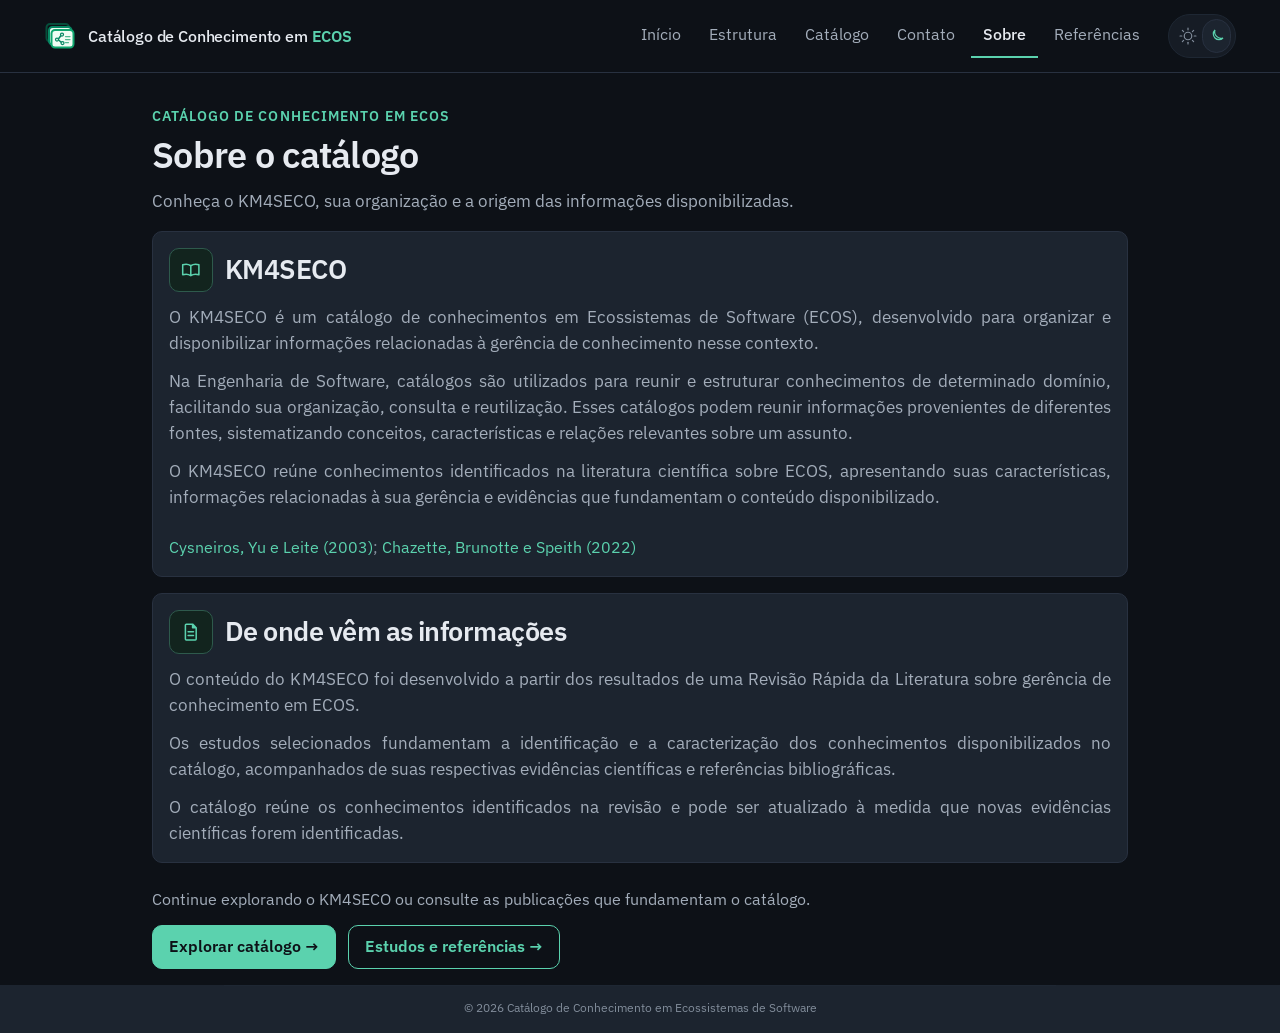
<file: sobre.html>
<!doctype html>
<html lang="pt-BR">
<head>
<meta charset="utf-8">
<meta name="viewport" content="width=device-width, initial-scale=1">
<meta name="versao" content="20261126-1">
<title>Sobre</title>
<meta name="description" content="Conheça o KM4SECO, um catálogo de conhecimentos em Ecossistemas de Software (ECOS), desenvolvido a partir de uma Revisão Rápida da Literatura.">
<script>
  /* Aplica o tema gravado antes da primeira pintura, para a página não piscar. */
  document.documentElement.classList.add('js');
  try {
    var tema = localStorage.getItem('tema');
    if (tema === 'claro' || tema === 'escuro') document.documentElement.dataset.tema = tema;
  } catch (erro) {}
</script>
<link rel="preload" href="assets/fonts/ibm-plex-sans/IBMPlexSans-VariableFont_wdth,wght.ttf" as="font" type="font/ttf" crossorigin>
<link rel="stylesheet" href="css/tokens.css?v=20261126-1">
<link rel="stylesheet" href="css/base.css?v=20261126-1">
<link rel="stylesheet" href="css/componentes.css?v=20261126-1">
<link rel="stylesheet" href="css/paginas.css?v=20261126-1">
<link rel="icon" type="image/png" href="imagens/favicon-km4seco.png?v=1">
</head>
<body>
<a class="pular-para-conteudo" href="#conteudo">Pular para o conteúdo</a>

<header class="cabecalho">
  <div class="container cabecalho__interno">
    <a class="marca" href="index.html" aria-label="Catálogo de Conhecimento em ECOS, ir para o início">
<img
  class="marca__icone"
  src="imagens/logo-km4seco.svg"
  alt=""
  width="32"
  height="32"
>
      <span class="marca__nome">Catálogo de Conhecimento em <strong>ECOS</strong></span>
    </a>
    <nav class="navegacao" id="navegacao-principal" aria-label="Principal">
      <a href="index.html#inicio">Início</a>
      <a href="index.html#estrutura">Estrutura</a>
      <a href="index.html#catalogo">Catálogo</a>
      <a href="index.html#contato">Contato</a>
      <a href="sobre.html" aria-current="page">Sobre</a>
      <a href="referencias.html">Referências</a>
    </nav>
    <div class="cabecalho__acoes">
      <button class="menu" id="botao-menu" type="button" aria-controls="navegacao-principal" aria-expanded="false" aria-label="Abrir menu de navegação">
        <svg viewBox="0 0 24 24" aria-hidden="true" focusable="false"><path d="M4 7h16M4 12h16M4 17h16" fill="none" stroke="currentColor" stroke-width="1.75" stroke-linecap="round"/></svg>
      </button>
      <button class="interruptor" id="botao-tema" type="button" aria-label="Alternar tema"></button>
    </div>
  </div>
</header>


<main id="conteudo" class="container secao sobre">

  <header class="sobre__cabecalho">
    <p class="sobre__olho">Catálogo de Conhecimento em ECOS</p>
    <h1>Sobre o catálogo</h1>
    <p>
      Conheça o KM4SECO, sua organização e a origem das
      informações disponibilizadas.
    </p>
  </header>

  <div class="sobre__cards">

    <!-- 1. KM4SECO -->
    <section class="sobre__card" aria-labelledby="titulo-km4seco">

      <div class="sobre__card-topo">
        <span class="sobre__card-icone" aria-hidden="true">
          <svg viewBox="0 0 24 24" focusable="false">
            <path
              d="M12 7.5C9.4 5.7 6.7 5.3 3 6.5v11c3.7-1.2 6.4-.8 9 1
                 2.6-1.8 5.3-2.2 9-1v-11c-3.7-1.2-6.4-.8-9 1Z
                 M12 7.5v11"
              fill="none"
              stroke="currentColor"
              stroke-width="1.7"
              stroke-linejoin="round"
              stroke-linecap="round"
            />
          </svg>
        </span>
        <h2 id="titulo-km4seco">KM4SECO</h2>
      </div>

      <p>
  O KM4SECO é um catálogo de conhecimentos em Ecossistemas
  de Software (ECOS), desenvolvido para organizar e
  disponibilizar informações relacionadas à gerência de
  conhecimento nesse contexto.
</p>

<p>
  Na Engenharia de Software, catálogos são utilizados para
  reunir e estruturar conhecimentos de determinado domínio,
  facilitando sua organização, consulta e reutilização.
  Esses catálogos podem reunir informações provenientes
  de diferentes fontes, sistematizando conceitos,
  características e relações relevantes sobre um assunto.
</p>

<p>
  O KM4SECO reúne conhecimentos identificados na literatura
  científica sobre ECOS, apresentando suas características,
  informações relacionadas à sua gerência e evidências que
  fundamentam o conteúdo disponibilizado.
</p>

      
<div class="sobre__fontes" aria-label="Referências científicas">
  <a
    href="https://www.yorku.ca/cysneiro/articles/facets-nfr-fv%20-rev02.pdf"
    target="_blank"
    rel="noopener noreferrer"
  >Cysneiros, Yu e Leite (2003)</a>;

  <a
    href="https://doi.org/10.1007/s00766-022-00393-5"
    target="_blank"
    rel="noopener noreferrer"
  >Chazette, Brunotte e Speith (2022)</a>
</div>


    </section>
    <!-- 3. Origem das informações -->
    <section class="sobre__card" aria-labelledby="titulo-origem">

      <div class="sobre__card-topo">
        <span class="sobre__card-icone" aria-hidden="true">
          <svg viewBox="0 0 24 24" focusable="false">
            <path
              d="M7 3.5h7l4 4V20a1 1 0 0 1-1 1H7
                a1 1 0 0 1-1-1V4.5a1 1 0 0 1 1-1Z
                M14 3.5v4h4 M9 12h6 M9 16h6"
              fill="none"
              stroke="currentColor"
              stroke-width="1.7"
              stroke-linecap="round"
              stroke-linejoin="round"
            />
          </svg>
        </span>
        <h2 id="titulo-origem">De onde vêm as informações</h2>
      </div>

      <p>
        O conteúdo do KM4SECO foi desenvolvido a partir dos
        resultados de uma Revisão Rápida da Literatura sobre
        gerência de conhecimento em ECOS.
      </p>

      <p>
        Os estudos selecionados fundamentam a identificação e
        a caracterização dos conhecimentos disponibilizados no
        catálogo, acompanhados de suas respectivas evidências
        científicas e referências bibliográficas.
      </p>

      <p>
        O catálogo reúne os conhecimentos identificados na revisão
        e pode ser atualizado à medida que novas evidências
        científicas forem identificadas.
      </p>

    </section>

  </div>


<div class="sobre__rodape-conteudo">
  <p>Continue explorando o KM4SECO ou consulte as publicações que fundamentam o catálogo.</p>

  <div class="sobre__acoes">
    <a class="sobre__botao sobre__botao--principal"
      href="index.html#catalogo">
      Explorar catálogo →
    </a>

    <a class="sobre__botao sobre__botao--secundario"
      href="referencias.html">
      Estudos e referências →
    </a>
  </div>
</div>


</main>

<footer class="rodape">
  <div class="container rodape__interno">
    <span>© 2026 Catálogo de Conhecimento em Ecossistemas de Software</span>
  </div>
</footer>

<script type="module" src="js/versao.js?v=20261126-1"></script>
<script type="module" src="js/tema.js?v=20261126-1"></script>
<script type="module" src="js/menu.js?v=20261126-1" onerror="document.documentElement.classList.remove('js')"></script>
</body>
</html>
</file>
<file: css/tokens.css>
/* Tokens do catálogo. Trocar a identidade visual começa e termina neste arquivo. */
:root {
  /* Diz ao navegador como pintar campo, caixa de seleção e barra de rolagem */
  color-scheme: dark;

  /* Cor, tema escuro. A superfície é mais clara que o fundo */
  --cor-fundo: #0D1117;
  --cor-superficie: #161C25;
  --cor-superficie-alta: #1C242F;
  /* Fundo do miolo que rola na ficha, um tom abaixo do fundo da página, para o
     cartão se destacar dele em vez de se confundir */
  --cor-miolo: #090D12;
  /* Fundo do cartão do catálogo. Compartilha a base grafite dos painéis para
     manter a lista como parte do mesmo sistema visual. */
  --cor-cartao: #1A2230;
  /* A lista do catálogo compartilha a mesma superfície grafite dos painéis e
     filtros; a natureza aparece apenas nos detalhes e estados interativos. */
  --cor-cartao-catalogo: var(--cor-superficie);
  --cor-cartao-catalogo-hover: var(--cor-superficie-alta);
  --cor-cabecalho: var(--cor-fundo);
  --cor-linha: #283140;
  --cor-linha-suave: #1E2733;
  --cor-texto: #E6EAF0;
  --cor-texto-suave: #A3ADBA;
  --cor-texto-fraco: #828D9B;
  --cor-acento: #5BD2AE;
  --cor-acento-forte: #8EE6CC;
  --cor-acento-fundo: #12241E;
  --cor-acento-linha: #2E5A4C;
  --cor-contraste: #0D1117;
  /* As superfícies da página Sobre acompanham o tema escuro padrão. */
  --cor-sobre-cartao: var(--cor-superficie-alta);
  --cor-sobre-criterio: #161D27;
  --cor-sobre-criterio-linha: #202A36;

  /* Natureza, a classificação principal */
  --cor-explicito: #C69BF2;
  --cor-explicito-linha: #593D75;
  --cor-tacito-cognitivo: #E0A34A;
  --cor-tacito-cognitivo-linha: #6B5326;
  --cor-tacito-tecnico: #7FB2F0;
  --cor-tacito-tecnico-linha: #2F4A6B;

  /* Etiqueta preenchida. Fundo e texto de cada natureza, mais o neutro */
  --cor-explicito-pilula: #2A1C39;
  --cor-explicito-pilula-texto: #DFC6FA;
  --cor-tacito-cognitivo-pilula: #2A1F0E;
  --cor-tacito-cognitivo-pilula-texto: #E8BD74;
  --cor-tacito-tecnico-pilula: #122334;
  --cor-tacito-tecnico-pilula-texto: #A3C9F2;
  --cor-neutro-pilula: #1B222B;
  --cor-neutro-pilula-texto: #B4BEC9;

  /* Faixa de abertura. Superfície própria, distinta do fundo da página nos dois temas */
  --cor-faixa: #0E3127;
  --cor-faixa-texto: #EAF4EF;
  --cor-faixa-suave: #A9CCBE;
  --cor-faixa-acento: #5BD2AE;
  --cor-faixa-linha: #1D4A3C;
  --cor-faixa-painel: #104536;
  --cor-faixa-painel-profundo: #0A3428;
  --cor-acao-abertura-primaria-fundo: var(--cor-faixa-texto);
  --cor-acao-abertura-primaria-texto: var(--cor-faixa);
  --cor-acao-abertura-primaria-hover: var(--cor-faixa-acento);
  --cor-acao-abertura-secundaria-fundo: var(--cor-faixa-texto);
  --cor-acao-abertura-secundaria-texto: var(--cor-faixa);
  --cor-acao-abertura-secundaria-borda: transparent;
  --cor-acao-abertura-secundaria-hover: var(--cor-faixa-acento);

  /* Profundidade. No escuro quem separa é a borda, então a sombra quase não entra */
  --sombra-1: none;
  --sombra-2: 0 16px 40px rgb(0 0 0 / 0.55);
  --sombra-menu: 0 8px 20px rgb(0 0 0 / 0.22);

  /* Tipografia */
  --font-sans: "IBM Plex Sans", -apple-system, BlinkMacSystemFont, "Segoe UI", sans-serif;
  --fonte-texto: var(--font-sans);
  --fonte-titulo: var(--font-sans);
  --fonte-mono: var(--font-sans);
  /* Entre letras. Texto grande pede aperto, rótulo em caixa alta pede folga */
  --entre-letras-faixa: -0.03em;
  --entre-letras-titulo: -0.02em;
  --entre-letras-nome: -0.01em;
  --entre-letras-sigla: 0.01em;
  --entre-letras-rotulo: 0.08em;
  --entre-letras-tabela: 0.06em;
  /* Escala fluida. Cada tamanho vai do valor de celular ao de desktop entre
     390px e 1440px de largura, sem breakpoint escrito à mão. O termo em rem no
     meio do clamp é o que mantém o texto crescendo junto com o tamanho de fonte
     escolhido no navegador, que um vw sozinho ignoraria. */
  --tam-xs: clamp(0.8125rem, 0.789rem + 0.095vw, 0.875rem);
  --tam-sm: clamp(0.9375rem, 0.914rem + 0.095vw, 1rem);
  --tam-base: clamp(1rem, 0.977rem + 0.095vw, 1.0625rem);
  --tam-contato: 0.875rem;
  --tam-rodape: 0.75rem;
  /* Um degrau abaixo do --tam-xs, para citação e etiqueta que acompanham o
     texto sem disputar com ele. */
  --tam-micro: 0.75rem;
  /* O menor tamanho do catálogo, só para a citação no pé do cartão. Abaixo
     disso o contraste mínimo de 4.5 para 1 deixa de bastar para a leitura. */
  --tam-citacao: 0.6875rem;
  --tam-lg: clamp(1.125rem, 1.032rem + 0.381vw, 1.375rem);
  --tam-xl: clamp(1.375rem, 1.143rem + 0.952vw, 2rem);
  /* Um degrau entre o --tam-lg e o --tam-xl, para o título de seção dentro de
     uma página de texto não competir com o h1 dela. */
  --tam-secao: clamp(1.375rem, 1.2rem + 0.6vw, 1.75rem);
  /* Título de página de texto. Um degrau acima do --tam-xl, para a abertura do
     Sobre ter o peso que o h1 de uma página inteira pede. */
  --tam-titulo-pagina: clamp(1.75rem, 1.5rem + 0.9vw, 2.25rem);
  /* Número de métrica. Precisa de destaque sem virar título, e a faixa entre o
     --tam-xl e o --tam-lg é larga demais para isso. */
  --tam-metrica: clamp(1.5rem, 1.35rem + 0.5vw, 1.625rem);
  --tam-titulo: clamp(1.75rem, 1.193rem + 2.286vw, 3.25rem);
  --tam-titulo-abertura: clamp(2.75rem, 2.226rem + 2.143vw, 4rem);
  --tam-resumo-abertura: clamp(1.0625rem, 1.016rem + 0.19vw, 1.1875rem);

  /* Espaço */
  --esp-0: 0;
  --esp-1: 0.25rem;
  --esp-2: 0.5rem;
  --esp-3: 0.75rem;
  --esp-4: 1rem;
  --esp-5: 1.5rem;
  --esp-6: 2rem;
  --esp-7: 3rem;
  --esp-8: 4rem;
  --esp-9: 5.5rem;
  --esp-secao: clamp(2.5rem, 6vw, 4rem);
  --esp-abertura: clamp(2.5rem, 5vw, 4rem);
  --esp-abertura-interno: clamp(2rem, 5vw, 3rem);
  --esp-abertura-colunas: clamp(2.5rem, 4vw, 3.5rem);
  --esp-cabecalho-lateral: clamp(1.25rem, 4vw, var(--esp-5));

  /* Medida */
  --largura-max: 1240px;
  --largura-abertura: 87.5rem;
  --largura-cheia: 100%;
  --largura-texto: 68ch;
  --largura-explorar: 70rem;
  /* Página de texto. Mais estreita que o Explorar, porque ali o que manda é a
     tabela e aqui é a leitura corrida. */
  --largura-sobre: 65rem;
  /* A página Sobre foi especificada em degraus que a escala de 4px não tem.
     Ficam nomeados aqui, em vez de literais espalhados pelo CSS. */
  --esp-sobre-lateral: 1.25rem;
  --esp-sobre-pergunta: 1.75rem;
  --esp-sobre-cartao: 1.375rem;
  --largura-cartao-unico: 28rem;
  --largura-cartao-estrutura: 20rem;
  --largura-mapa-estrutura: 64rem;
  --largura-dialogo: 47.5rem;
  --largura-dialogo-ajuda: 32rem;
  --largura-painel-abertura-compacto: 24rem;
  --largura-painel-abertura-tablet: 14rem;
  --largura-painel-abertura-intermediario: 18rem;
  --largura-min-coluna-abertura-tablet: 12rem;
  --largura-min-coluna-abertura-intermediaria: 14rem;
  --largura-menu: 14rem;
  --largura-interruptor: 4.25rem;
  --largura-min-busca: 16rem;
  --tam-icone-controle: 1.125rem;
  --linhas-resumo-cartao: 3;
  /* A altura do cabeçalho fixo é a origem do scroll-margin-top das seções */
  --altura-cabecalho: 60px;
  --retrato: 4.5rem;
  --largura-texto-contato: 60ch;
  --largura-contato: 50rem;
  --largura-rodape: 52rem;
  --borda: 1px solid var(--cor-linha);
  --borda-suave: 1px solid var(--cor-linha-suave);
  /* Mais sutil que a --borda-suave, para separar sem virar moldura. Deriva da
     mesma linha, então acompanha os dois temas sozinha. */
  --borda-fina: 1px solid color-mix(in srgb, var(--cor-linha-suave) 60%, transparent);
  --borda-acento: 2px solid var(--cor-acento-linha);
  --borda-acento-suave: 1px solid var(--cor-acento-linha);
  --aro-retrato: 0 0 0 var(--esp-1) color-mix(in srgb, var(--cor-acento) 28%, transparent);
  --aro-retrato-hover: 0 0 0 var(--esp-1) color-mix(in srgb, var(--cor-acento) 44%, transparent);
  --borda-faixa: 1px solid var(--cor-faixa-linha);
  --raio: 10px;
  --raio-pilula: 999px;
  --alvo-toque: 44px;

  /* Movimento */
  --dur-rapida: 120ms;
  --dur-media: 200ms;
  --dur-interruptor: 450ms;
  --dur-hover: 240ms;
  --dur-entrada-ficha: 260ms;
  --dur-troca-ficha: 220ms;
  --dur-tema: 320ms;
  --curva: cubic-bezier(0.2, 0, 0, 1);
  /* Começa rápido e desacelera. É a curva de quem entra em cena */
  --curva-saida: cubic-bezier(0.23, 1, 0.32, 1);
  --deslocamento-hover: -0.25rem;
  --deslocamento-acao: 0.1875rem;
  --deslocamento-entrada-ficha: 0.5rem;
  --deslocamento-troca-ficha: 0.75rem;
  --escala-entrada-ficha: 0.985;
  --escala-acao: 0.97;

  /* Véu do diálogo. O opaco atende quem não tem desfoque */
  --cor-veu: rgb(0 0 0 / 0.45);
  --cor-veu-opaco: rgb(0 0 0 / 0.72);
  --desfoque-veu: 8px;
}

/* O escuro é o padrão da página inteira, para acompanhar a faixa de abertura.
   O claro só entra pela escolha do botão, nunca pela preferência do sistema. */
:root[data-tema="claro"] {
  color-scheme: light;
  /* Superfícies claras em camadas, com um leve viés verde para preservar a
     identidade do catálogo sem transformar o tema em uma extensão do escuro. */
  --cor-fundo: #F3F7F5;
  --cor-superficie: #FEFFFE;
  --cor-superficie-alta: #F7FAF8;
  --cor-miolo: #EAF1ED;
  --cor-cartao: #FFFFFF;
  --cor-cartao-catalogo: #FCFEFD;
  --cor-cartao-catalogo-hover: #F3F9F5;
  --cor-cabecalho: #FFFFFF;
  --cor-linha: #C9D8D1;
  --cor-linha-suave: #E0E9E4;
  --cor-texto: #17231F;
  --cor-texto-suave: #465851;
  --cor-texto-fraco: #63736C;
  --cor-acento: #116B52;
  --cor-acento-forte: #0B563F;
  --cor-acento-fundo: #E2F1E9;
  --cor-acento-linha: #A8D2BF;
  --cor-contraste: #FFFFFF;
  --cor-sobre-cartao: #FFFFFF;
  --cor-sobre-criterio: #F6F8F7;
  --cor-sobre-criterio-linha: var(--cor-linha-suave);

  --cor-explicito: #6E3E91;
  --cor-explicito-linha: #C9AEDF;
  --cor-tacito-cognitivo: #8A5312;
  --cor-tacito-cognitivo-linha: #DEC19A;
  --cor-tacito-tecnico: #1F4C7A;
  --cor-tacito-tecnico-linha: #A9C4DF;

  --cor-explicito-pilula: #F0E6F7;
  --cor-explicito-pilula-texto: #5D317B;
  --cor-tacito-cognitivo-pilula: #F7EBD8;
  --cor-tacito-cognitivo-pilula-texto: #6B4410;
  --cor-tacito-tecnico-pilula: #E2EDF9;
  --cor-tacito-tecnico-pilula-texto: #17406B;
  --cor-neutro-pilula: #EAF0ED;
  --cor-neutro-pilula-texto: #40514A;


  /* No claro, a abertura ganha luminosidade própria: a página deixa de ser
     uma cópia do tema escuro e preserva o verde profundo só nos destaques. */
  --cor-faixa: #E7F3EC;
  --cor-faixa-texto: #153D31;
  --cor-faixa-suave: #3F5B51;
  --cor-faixa-acento: #177657;
  --cor-faixa-linha: #B8D8C8;
  --cor-faixa-painel: #F7FCF9;
  --cor-faixa-painel-profundo: #EEF8F2;
  --cor-acao-abertura-primaria-fundo: #153D31;
  --cor-acao-abertura-primaria-texto: #FFFFFF;
  --cor-acao-abertura-primaria-hover: #0D563F;
  --cor-acao-abertura-secundaria-fundo: #FFFFFF;
  --cor-acao-abertura-secundaria-texto: #153D31;
  --cor-acao-abertura-secundaria-borda: #A8D2BF;
  --cor-acao-abertura-secundaria-hover: #EEF8F2;

  --sombra-1: 0 1px 2px rgb(20 54 42 / 0.04), 0 2px 5px rgb(20 54 42 / 0.06);
  --sombra-2: 0 5px 14px rgb(20 54 42 / 0.06), 0 16px 32px rgb(20 54 42 / 0.08);
  --sombra-menu: 0 4px 12px rgb(20 54 42 / 0.08);
}
</file>
<file: css/base.css>
@font-face {
  font-family: 'IBM Plex Sans';
  src: url('../assets/fonts/ibm-plex-sans/IBMPlexSans-VariableFont_wdth,wght.ttf') format('truetype');
  font-style: normal;
  font-weight: 400 700;
  font-stretch: 75% 100%;
  font-display: swap;
}

*, *::before, *::after { box-sizing: border-box; }

html {
  min-block-size: 100%;
  -webkit-text-size-adjust: 100%;
}

body {
  display: flex;
  flex-direction: column;
  min-block-size: 100dvh;
  margin: 0;
  background: var(--cor-fundo);
  color: var(--cor-texto);
  font-family: var(--fonte-texto);
  font-size: var(--tam-base);
  line-height: 1.6;
}

#conteudo { flex: 1 0 auto; }

h1, h2, h3, h4, h5, h6 {
  margin: 0;
  font-family: var(--fonte-titulo);
  line-height: 1.2;
  font-weight: 600;
  letter-spacing: var(--entre-letras-titulo);
}
p { margin: 0; }
ul, ol { margin: 0; padding: 0; list-style: none; }

a { color: var(--cor-acento); }
a:hover { color: var(--cor-acento-forte); }

:focus-visible {
  outline: 2px solid var(--cor-acento);
  outline-offset: 2px;
}

button, input, select {
  font: inherit;
  color: inherit;
}

/* O Chrome Android acrescenta um brilho azul ao toque, independente dos
   estados visuais do catálogo. Este ajuste remove só esse brilho nativo;
   o :focus-visible global continua garantindo foco de teclado em verde. */
a, button, input, select, summary, [role="button"], [role="tab"] {
  -webkit-tap-highlight-color: transparent;
}

/* Qualquer classe de componente com display próprio vence o display none que o
   navegador dá ao atributo hidden, então aqui ele volta a mandar. */
[hidden] { display: none !important; }

.pular-para-conteudo {
  position: absolute;
  left: var(--esp-4);
  top: calc(var(--esp-4) * -4);
  z-index: 10;
  padding: var(--esp-3) var(--esp-4);
  background: var(--cor-acento);
  color: var(--cor-contraste);
  text-decoration: none;
  font-weight: 600;
  transition: top 0.15s;
}
.pular-para-conteudo:focus { top: var(--esp-4); color: var(--cor-contraste); }

.container {
  width: 100%;
  max-width: var(--largura-max);
  margin-inline: auto;
  padding-inline: clamp(var(--esp-4), 3vw, var(--esp-6));
}

.mono { font-family: var(--font-sans); }

/* Rolagem suave para as âncoras da página única. Quem pede menos movimento
   continua com o salto seco. */
@media (prefers-reduced-motion: no-preference) {
  html { scroll-behavior: smooth; }
}

/* ---------- Transição entre páginas ---------- */
/* Progressivo. Sem suporte, a navegação acontece do jeito de sempre. */
@view-transition { navigation: auto; }

/* ---------- Troca de tema ---------- */
/* A classe só existe durante a troca, e anima cor, nunca posição ou tamanho. */
:root.trocando-tema,
:root.trocando-tema *:not(.interruptor__deslizante),
:root.trocando-tema *::before,
:root.trocando-tema *::after {
  transition:
    background-color var(--dur-tema) var(--curva),
    border-color var(--dur-tema) var(--curva),
    color var(--dur-tema) var(--curva),
    fill var(--dur-tema) var(--curva),
    stroke var(--dur-tema) var(--curva) !important;
}

@media (prefers-reduced-motion: reduce) {
  ::view-transition-group(*),
  ::view-transition-old(*),
  ::view-transition-new(*) { animation: none !important; }

  :root.trocando-tema,
  :root.trocando-tema *,
  :root.trocando-tema *::before,
  :root.trocando-tema *::after { transition: none !important; }
}

/* Texto que só interessa a quem usa leitor de tela, como a natureza do
   conhecimento, que no cartão é dada apenas pela cor do ponto. */
.apenas-leitor {
  position: absolute;
  width: 1px; height: 1px;
  padding: 0; margin: -1px;
  overflow: hidden;
  clip-path: inset(50%);
  white-space: nowrap;
}

/* A catalogo.html só redireciona e carrega apenas tokens e base, então o
   espaçamento do seu único parágrafo mora aqui. */
.redirecionamento { padding: var(--esp-6); }

/* ---------- Justificação da prosa ---------- */
/* A prosa do catálogo é justificada, como num texto acadêmico. A decisão vale
   para o site inteiro, então mora aqui e não espalhada pelos componentes.

   A hifenização entra junto porque justificar sem hífen abre rios de espaço
   entre as palavras. O português tem palavra longa e o rio aparece rápido.
   O lang="pt-BR" do html é o que diz ao navegador onde pode quebrar.

   Fora daqui ficam, de propósito, a intro centralizada de cada seção, que não
   é prosa corrida; a lista de referências, que a ABNT NBR 6023 manda alinhar à
   esquerda; a lista de conhecimentos ligados do Explorar, que é fileira de
   etiqueta; e as células estreitas do glossário, onde justificar só produziria
   rio.

   Os cartões da camada estrutural ficam de fora desta lista, mas não da
   justificação. Eles são justificados em paginas.css, com hyphens none em vez
   de auto, porque ali a hifenização quebrava palavra no meio em coluna
   estreita. A decisão é a mesma, a receita é que difere. */
.abertura__resumo,
.estrutura__painel-intro,
.cartao__descricao,
.secao__intro,
.sobre__cabecalho p,
.prosa p {
  text-align: justify;
  hyphens: auto;
}

/* Abaixo de 36rem a coluna fica estreita demais para justificar. O espaço entre
   as palavras cresce até virar buraco, e aí o texto ragged lê melhor. É o mesmo
   corte que a ficha já usava. */
@media (max-width: 35.99rem) {
  .abertura__resumo,
  .estrutura__painel-intro,
    .cartao__descricao,
  .secao__intro,
  .sobre__cabecalho p,
  .prosa p {
    text-align: left;
    hyphens: manual;
  }
}
</file>
<file: css/componentes.css>
/* ---------- Cabeçalho ---------- */

.cabecalho {
  position: sticky;
  top: 0;
  z-index: 5;
  background: var(--cor-cabecalho);
  border-bottom: var(--borda);
}

.cabecalho__interno {
  position: relative;
  display: grid;
  grid-template-columns: minmax(0, 1fr) auto;
  grid-template-areas:
    "marca acoes"
    "nav nav";
  align-items: center;
  gap: var(--esp-1) var(--esp-4);
  min-height: var(--altura-cabecalho);
  padding-block: 0.75rem;
  padding-inline: var(--esp-cabecalho-lateral);
}

.marca {
  grid-area: marca;
  display: inline-flex;
  align-items: center;
  gap: var(--esp-3);
  min-width: 0;
  /* A área clicável media 28px de altura. O cabeçalho já é mais alto que o
     mínimo de toque, então crescer o alvo não muda nada do que se vê. */
  min-height: var(--alvo-toque);
  padding-block: var(--esp-2);
  color: var(--cor-texto);
  text-decoration: none;
}

.marca__icone {
  display: block;
  flex-shrink: 0;
  width: 2rem;
  height: 2rem;
  object-fit: contain;
}

.marca__nome {
  min-width: 0;
  font-size: var(--tam-sm);
  font-weight: 500;
  line-height: 1.2;
  letter-spacing: var(--entre-letras-nome);
}

.marca__nome strong {
  color: var(--cor-acento);
  font-weight: 600;
}

.cabecalho__acoes {
  grid-area: acoes;
  display: flex;
  align-items: center;
  gap: var(--esp-3);
}

/* ---------- Interruptor de tema ---------- */

.interruptor {
  position: relative;
  display: inline-grid;
  grid-template-columns: repeat(2, 1fr);
  align-items: center;
  width: var(--largura-interruptor);
  height: var(--alvo-toque);
  padding: var(--esp-1);
  background: var(--cor-superficie);
  border: var(--borda-suave);
  border-radius: var(--raio-pilula);
  cursor: pointer;
  transition:
    border-color var(--dur-rapida) var(--curva),
    transform var(--dur-rapida) var(--curva-saida);
}

.interruptor:hover {
  border-color: var(--cor-acento-linha);
}

.interruptor:active {
  transform: scale(0.96);
}

.interruptor:focus-visible {
  outline: 2px solid var(--cor-acento);
  outline-offset: 2px;
}

/* Deslizante que alterna entre sol e lua */
.interruptor__deslizante {
  position: absolute;
  top: var(--esp-1);
  left: var(--esp-1);
  width: calc(50% - var(--esp-1));
  height: calc(100% - var(--esp-1) * 2);
  background: var(--cor-superficie-alta);
  border: 1px solid var(--cor-linha);
  border-radius: var(--raio-pilula);
  will-change: transform;
  transition: transform var(--dur-interruptor) var(--curva-saida);
}

.interruptor[aria-pressed="false"] .interruptor__deslizante {
  transform: translateX(100%);
}

/* Preserva a animação durante a troca de tema */
:root.trocando-tema .interruptor__deslizante {
  transition:
    transform var(--dur-interruptor) var(--curva-saida),
    background-color var(--dur-tema) var(--curva),
    border-color var(--dur-tema) var(--curva);
}

.interruptor__icone {
  position: relative;
  display: grid;
  place-items: center;
  color: var(--cor-texto-fraco);
  transition: color var(--dur-rapida) var(--curva);
}

.interruptor[aria-pressed="true"] .interruptor__icone--sol,
.interruptor[aria-pressed="false"] .interruptor__icone--lua {
  color: var(--cor-acento);
}

.interruptor__icone svg {
  display: block;
  width: var(--tam-icone-controle);
  height: var(--tam-icone-controle);
}

@media (prefers-reduced-motion: reduce) {
  .interruptor__deslizante,
  :root.trocando-tema .interruptor__deslizante {
    transition: none;
  }
}

/* ---------- Navegação ---------- */

.navegacao {
  grid-area: nav;
  display: flex;
  gap: var(--esp-1);
}

.navegacao a {
  display: flex;
  align-items: center;
  min-height: var(--alvo-toque);
  padding-inline: var(--esp-3);
  color: var(--cor-texto-suave);
  text-decoration: none;
  font-size: var(--tam-sm);
  border-bottom: 2px solid transparent;
  transition:
    color var(--dur-rapida) var(--curva),
    border-color var(--dur-rapida) var(--curva);
}

.navegacao a:hover {
  color: var(--cor-texto);
}

.navegacao a[aria-current="page"] {
  color: var(--cor-texto);
  font-weight: 500;
  border-bottom-color: var(--cor-acento);
}

/* ---------- Botão do menu ---------- */

.menu {
  display: none;
  place-items: center;
  width: var(--alvo-toque);
  height: var(--alvo-toque);
  padding: 0;
  color: var(--cor-texto-suave);
  background: var(--cor-superficie);
  border: var(--borda-suave);
  border-radius: var(--raio);
  cursor: pointer;
  transition:
    color var(--dur-rapida) var(--curva),
    border-color var(--dur-rapida) var(--curva),
    transform var(--dur-rapida) var(--curva-saida);
}

.menu svg {
  width: var(--tam-icone-controle);
  height: var(--tam-icone-controle);
}

.menu:hover,
.menu[aria-expanded="true"] {
  color: var(--cor-acento);
  border-color: var(--cor-acento-linha);
}

.menu:active {
  transform: scale(var(--escala-acao));
}

/* ---------- Desktop amplo ---------- */

@media (min-width: 72rem) {
  .cabecalho__interno {
    grid-template-columns: auto 1fr auto;
    grid-template-areas: "marca nav acoes";
  }

  .navegacao {
    justify-self: end;
  }
}

/* ---------- Menu compacto ---------- */

@media (max-width: 71.99rem) {
  .menu {
    display: grid;
  }

  /* O marcador entra no primeiro script do documento. Até menu.js definir o
     estado correto, a navegação compacta já nasce recolhida, sem piscar aberta.
     Sem JavaScript, a marca não existe e os links continuam disponíveis. */
  :root.js .navegacao:not([data-menu-pronto]) {
    display: none;
  }

  .navegacao {
    position: absolute;
    top: calc(100% + var(--esp-1));
    right: calc(var(--largura-interruptor) + var(--esp-3));
    z-index: 1;
    display: grid;
    grid-template-columns: minmax(0, 1fr);
    width: min(100%, var(--largura-menu));
    gap: var(--esp-0);
    padding: var(--esp-1);
    background: var(--cor-superficie);
    border: var(--borda-suave);
    border-radius: var(--raio);
    box-shadow: var(--sombra-menu);
  }

  .navegacao a {
    justify-content: start;
    padding-inline: var(--esp-2);
    font-size: var(--tam-xs);
    border-bottom: 0;
    border-radius: var(--raio);
  }

  .navegacao a[aria-current="page"] {
    background: var(--cor-acento-fundo);
  }
}

/* ---------- Cabeçalho no celular ---------- */

@media (max-width: 47.99rem) {
  .cabecalho__interno {
    grid-template-areas: "marca acoes";
    grid-template-columns: minmax(0, 1fr) auto;
    align-items: center;
    min-height: 64px;
    gap: 0.75rem;
    padding-block: 0.375rem;
    padding-inline: clamp(1rem, 4vw, 1.25rem);
  }

  .marca {
    width: 100%;
    min-width: 0;
    gap: 0.625rem;
    padding-block: 0;
  }

  .marca__icone {
    width: 28px;
    height: 28px;
  }

  .marca__nome {
    min-width: 0;
    overflow: hidden;
    text-overflow: ellipsis;
    white-space: nowrap;
  }

  .cabecalho__acoes {
    gap: 0.5rem;
  }

  /* Os dois ficavam em 42px, abaixo do mínimo de toque do projeto, e em
     medida literal em vez de token. */
  .menu {
    width: var(--alvo-toque);
    height: var(--alvo-toque);
  }

  .interruptor {
    height: var(--alvo-toque);
  }
}

/* ---------- Celulares muito estreitos ---------- */

@media (max-width: 23.99rem) {
  .marca__nome {
    display: none;
  }
}

@media (min-width: 24rem) and (max-width: 29.99rem) {
  .marca {
    gap: var(--esp-2);
  }

  .marca__nome {
    font-size: var(--tam-xs);
  }
}


/* ---------- Contato ---------- */
/* Seção compacta, com destaque discreto para os participantes. */

.contato {
  flex: none;
  border-top: var(--borda);
  padding: 1rem 0 0.75rem;
  background: var(--cor-superficie-alta);
  text-align: center;
}

.contato__olho {
  display: inline-flex;
  align-items: center;
  gap: var(--esp-2);
  margin: 0;
  padding: 0.4rem 0.75rem;
  color: var(--cor-acento);
  border: var(--borda-acento-suave);
  border-radius: var(--raio-pilula);
  font-family: var(--fonte-mono);
  font-size: 0.75rem;
  font-weight: 600;
  letter-spacing: var(--entre-letras-rotulo);
  line-height: 1;
}

.contato__olho svg {
  width: 1rem;
  height: 1rem;
}

.contato__intro {
  max-width: 52rem;
  margin: 0.5rem auto 0;
  color: var(--cor-texto-suave);
  font-size: 0.8125rem;
  line-height: 1.45;
}

.contato__lista {
  display: grid;
  grid-template-columns: repeat(2, minmax(0, 1fr));
  gap: 0.75rem;
  max-width: 48rem;
  margin: 0.75rem auto 0;
  list-style: none;
}

/* Quatro participantes lado a lado no desktop */
@media (min-width: 64rem) {
  .contato__lista {
    grid-template-columns: repeat(4, minmax(0, 1fr));
  }
}

.pessoa {
  display: grid;
  justify-items: center;
  align-content: start;
  row-gap: 0.25rem;
}

.pessoa__retrato {
  width: 3.75rem;
  height: 3.75rem;
  margin-bottom: 0.125rem;
  object-fit: cover;
  object-position: center;
  border: var(--borda-acento-suave);
  border-radius: var(--raio-pilula);
  box-shadow: var(--aro-retrato);
  transition:
    border-color var(--dur-rapida) var(--curva),
    box-shadow var(--dur-rapida) var(--curva);
}

/* Mantém o enquadramento individual das fotografias */
.pessoa__retrato--paula {
  object-position: center 42%;
}

.pessoa__retrato--mellynda {
  object-position: 66% 38%;
}

.pessoa__retrato--malcher {
  object-position: center 34%;
}

.pessoa__retrato--larissa {
  object-position: center 24%;
}

.pessoa__nome {
  font-size: 0.8125rem;
  font-weight: 600;
}

.pessoa__email {
  display: inline-flex;
  align-items: center;
  justify-content: center;
  min-height: auto;
  font-size: 0.75rem;
  color: var(--cor-acento);
  overflow-wrap: anywhere;
  transition: color var(--dur-rapida) var(--curva);
}

.pessoa__email:hover {
  color: var(--cor-acento-forte);
}

@media (hover: hover) and (pointer: fine) {
  .pessoa__retrato:hover {
    border-color: var(--cor-acento);
    box-shadow: var(--aro-retrato-hover);
  }
}

@media (max-width: 47.99rem) {
  .contato {
    padding-block: 1rem 0.75rem;
  }

  .contato__lista {
    gap: 1rem 0.75rem;
  }

  .pessoa__retrato {
    width: 3.5rem;
    height: 3.5rem;
  }
}


/* ---------- Rodapé ---------- */
.rodape {
  flex: none;
  margin: 0;
  padding-bottom: var(--esp-4);
  background: var(--cor-superficie-alta);
  font-size: var(--tam-rodape);
  color: var(--cor-texto-fraco);
}
.rodape__interno {
  display: flex;
  justify-content: center;
  max-width: var(--largura-rodape);
  padding-top: var(--esp-3);
  border-top: var(--borda-suave);
  flex-wrap: wrap;
  text-align: center;
}

/* ---------- Etiquetas ---------- */
/* O selo da natureza no topo do diálogo da ficha. Pílula preenchida, com fundo
   sutil da categoria e texto na versão escura dela. */
.etiqueta {
  display: inline-block;
  font-family: var(--fonte-mono);
  font-size: var(--tam-xs);
  line-height: 1.4;
  padding: 0.3rem 0.65rem;
  border: 0;
  border-radius: var(--raio-pilula);
  background: var(--cor-neutro-pilula);
  color: var(--cor-neutro-pilula-texto);
  white-space: nowrap;
}
.etiqueta--explicito {
  background: var(--cor-explicito-pilula);
  color: var(--cor-explicito-pilula-texto);
}
.etiqueta--tacito-cognitivo {
  background: var(--cor-tacito-cognitivo-pilula);
  color: var(--cor-tacito-cognitivo-pilula-texto);
}
.etiqueta--tacito-tecnico {
  background: var(--cor-tacito-tecnico-pilula);
  color: var(--cor-tacito-tecnico-pilula-texto);
}

.codigo-id {
  font-family: var(--fonte-mono);
  font-size: var(--tam-sm);
  color: var(--cor-acento);
}


/* ---------- Busca e filtros ---------- */

.filtros {
  margin-bottom: var(--esp-6);
  padding: var(--esp-3);
  background: var(--cor-superficie);
  border: var(--borda);
  border-radius: var(--raio);
}

/* Primeira linha: pesquisa e natureza */
.filtros__linha {
  display: flex;
  align-items: center;
  flex-wrap: wrap;
  gap: var(--esp-2);
}

.filtros__busca {
  position: relative;
  flex: 1 1 var(--largura-min-busca);
  min-width: 0;
  display: flex;
  align-items: center;
}

.filtros__busca .campo-busca {
  flex: 1 1 auto;
  min-width: 0;
}

.filtros__principal {
  flex: 0 1 auto;
  display: flex;
  min-width: 0;
}

.filtros__principal .filtros__opcoes {
  flex-wrap: nowrap;
}

/* No painel móvel a busca fica numa linha própria e as quatro naturezas
   repartem as linhas conforme a largura disponível. Assim nenhuma opção fica
   fora da folha de filtros ou exige rolagem lateral. */
@media (max-width: 47.99rem) {
  .filtros__linha { align-items: stretch; }

  .filtros__busca,
  .filtros__principal,
  .filtros__principal .filtros__grupo {
    flex: 1 1 100%;
    width: 100%;
  }

  .filtros__principal .filtros__opcoes {
    width: 100%;
    flex-wrap: wrap;
  }
}

.filtros__contagem {
  flex: none;
  margin-left: auto;
  font-family: var(--fonte-mono);
  font-size: var(--tam-xs);
  color: var(--cor-texto-fraco);
  white-space: nowrap;
}

/* Segunda e terceira linhas */
.filtros__grade {
  display: grid;
  gap: 0;
  margin-top: var(--esp-3);
  padding-top: 0;
  border-top: var(--borda-suave);
}

.filtros__grade:empty {
  display: none;
}

.filtros__grupo {
  display: flex;
  align-items: center;
  flex-wrap: wrap;
  gap: var(--esp-2);
  min-width: 0;
  padding-block: var(--esp-2);
}

/* Divisória entre nível e dimensão */
.filtros__grupo + .filtros__grupo {
  border-top: var(--borda-suave);
}

/* Títulos dos grupos */
.filtros__titulo {
  display: inline-flex;
  align-items: center;
  gap: var(--esp-2);
  font-family: var(--fonte-mono);
  font-size: var(--tam-xs);
  font-weight: 600;
  letter-spacing: var(--entre-letras-rotulo);
  text-transform: uppercase;
  color: var(--cor-texto-fraco);
  white-space: nowrap;
}

/* Ícones dos títulos */
.filtros__titulo svg {
  flex: 0 0 auto;
  width: 1.1rem;
  height: 1.1rem;
  color: var(--cor-acento);
}

/* Mantém o rótulo oculto da busca acessível */
.filtros__titulo--oculto {
  position: absolute;
  clip-path: inset(50%);
  white-space: nowrap;
}

/* Opções de cada classificação */
.filtros__opcoes {
  display: flex;
  align-items: center;
  flex-wrap: wrap;
  gap: var(--esp-2);
}

/* Ícones nos botões de nível e dimensão */
.filtros__grade .filtros__opcoes button {
  display: inline-flex;
  align-items: center;
  justify-content: center;
  gap: 0.4rem;
}

.filtros__grade .filtros__opcoes button svg {
  flex: 0 0 auto;
  width: 1rem;
  height: 1rem;
  color: currentColor;
}

/* Ícone de pesquisa */
.filtros__icone {
  position: absolute;
  left: var(--esp-3);
  z-index: 1;
  width: var(--tam-base);
  height: var(--tam-base);
  color: var(--cor-texto-fraco);
  pointer-events: none;
}

/* Rodapé dos filtros */
.filtros__rodape {
  display: flex;
  align-items: center;
  justify-content: space-between;
  gap: var(--esp-3);
  padding-top: var(--esp-1);
}

.filtros__rodape:not(:has(> :not([hidden]))) {
  display: none;
}


/* Filtros mais compactos no desktop */
@media (min-width: 64rem) {
  .filtros {
    padding: 0.625rem 0.75rem;
    margin-bottom: var(--esp-4);
  }

  .filtros__linha {
    gap: 0.5rem;
  }

  .filtros__grade {
    margin-top: 0.5rem;
    padding-top: 0;
    gap: 0;
  }

  .filtros__grupo {
    padding-block: 0.4rem;
    gap: 0.5rem;
  }

  .filtros__opcoes {
    gap: 0.5rem;
  }

  .filtros__rodape {
    padding-top: 0.25rem;
  }
}




/* Opção de faceta. Botão de verdade, o estado mora em aria-pressed. */
.chip {
  display: inline-flex;
  align-items: center;
  gap: var(--esp-2);
  min-height: var(--alvo-toque);
  padding-inline: var(--esp-3);
  background: var(--cor-superficie);
  border: var(--borda);
  border-radius: var(--raio-pilula);
  white-space: nowrap;
  color: var(--cor-texto-suave);
  font-size: var(--tam-sm);
  text-align: left;
  cursor: pointer;
  transition:
    background-color var(--dur-rapida) var(--curva),
    border-color var(--dur-rapida) var(--curva),
    color var(--dur-rapida) var(--curva);
}

.chip:hover {
  color: var(--cor-texto);
  border-color: var(--cor-acento-linha);
}

.chip[aria-pressed="true"] {
  background: var(--cor-acento-fundo);
  border-color: var(--cor-acento-linha);
  color: var(--cor-acento);
  font-weight: 500;
}

/* A natureza carrega a cor da própria classificação quando escolhida, mas no
   mesmo formato das outras duas facetas, que ganham preenchimento ao serem
   marcadas. Antes o tácito-cognitivo e o tácito-técnico zeravam o fundo, então
   marcados ficavam mais apagados que desmarcados, e o explícito herdava o
   fundo verde do acento sob texto violeta.

   O par de preenchimento e texto é o mesmo que a etiqueta da natureza já usa,
   então nenhuma cor nova entra no catálogo. */
.chip--explicito[aria-pressed="true"] {
  background: var(--cor-explicito-pilula);
  border-color: var(--cor-explicito-linha);
  color: var(--cor-explicito-pilula-texto);
}
.chip--explicito[aria-pressed="true"] .chip__contagem { color: var(--cor-explicito-pilula-texto); }

.chip--tacito-cognitivo[aria-pressed="true"] {
  background: var(--cor-tacito-cognitivo-pilula);
  border-color: var(--cor-tacito-cognitivo-linha);
  color: var(--cor-tacito-cognitivo-pilula-texto);
}
.chip--tacito-cognitivo[aria-pressed="true"] .chip__contagem { color: var(--cor-tacito-cognitivo-pilula-texto); }

.chip--tacito-tecnico[aria-pressed="true"] {
  background: var(--cor-tacito-tecnico-pilula);
  border-color: var(--cor-tacito-tecnico-linha);
  color: var(--cor-tacito-tecnico-pilula-texto);
}
.chip--tacito-tecnico[aria-pressed="true"] .chip__contagem { color: var(--cor-tacito-tecnico-pilula-texto); }


.campo-busca {
  width: 100%;
  min-height: var(--alvo-toque);
  padding-inline: var(--esp-3);
  padding-inline-start: calc(var(--esp-3) + var(--tam-base) + var(--esp-2));
  background: var(--cor-superficie);
  border: var(--borda);
  color: var(--cor-texto);
  font-family: var(--fonte-mono);
  font-size: var(--tam-sm);
  border-radius: var(--raio);
  transition: border-color var(--dur-rapida) var(--curva);
}
.campo-busca:hover { border-color: var(--cor-acento-linha); }
.campo-busca::placeholder { color: var(--cor-texto-fraco); }

.botao {
  display: inline-flex;
  align-items: center;
  justify-content: center;
  gap: var(--esp-2);
  min-height: var(--alvo-toque);
  padding-inline: var(--esp-4);
  background: var(--cor-superficie);
  border: var(--borda);
  border-radius: var(--raio);
  box-shadow: var(--sombra-1);
  color: var(--cor-texto);
  font-size: var(--tam-sm);
  font-weight: 500;
  text-decoration: none;
  cursor: pointer;
  transition:
    background-color var(--dur-rapida) var(--curva),
    border-color var(--dur-rapida) var(--curva),
    color var(--dur-rapida) var(--curva),
    box-shadow var(--dur-rapida) var(--curva);
}
.botao:hover { border-color: var(--cor-acento); color: var(--cor-acento); box-shadow: var(--sombra-2); }
/* Versão baixa, para o botão caber numa barra apertada sem virar o item mais
   alto dela. O alvo de toque continua nos 44px pelo recorte em volta. */
.botao--curto { min-height: 2rem; font-size: var(--tam-xs); }

/* Fechar redondo e pequeno, no fim da linha do identificador. O alvo de toque
   vem do recorte invisível em volta, não do tamanho do desenho. */
.fechar {
  display: grid;
  place-items: center;
  flex: none;
  width: var(--alvo-toque);
  height: var(--alvo-toque);
  margin-inline-end: calc(var(--esp-2) * -1);
  padding: 0;
  background: transparent;
  border: 0;
  border-radius: var(--raio-pilula);
  color: var(--cor-texto-fraco);
  cursor: pointer;
  transition:
    background-color var(--dur-rapida) var(--curva),
    color var(--dur-rapida) var(--curva);
}
.fechar svg { width: 1.25rem; height: 1.25rem; }
.fechar:hover { background: var(--cor-superficie-alta); color: var(--cor-texto); }

/* A ficha recebe foco ao abrir para manter o contexto do diálogo, mas o contorno
   não deve competir visualmente com o conteúdo que acabou de ser aberto. */
.dialogo-ficha:focus-visible { outline: 0; }

/* ---------- Cartão do conhecimento ---------- */
/* A prévia mostra só parte da descrição. O texto integral fica na ficha, onde
   há espaço para a leitura, e a grade não vira uma parede de parágrafos. */
.cartoes {
  list-style: none;
  display: grid;
  grid-template-columns: minmax(0, 1fr);
  gap: var(--esp-4);
  justify-items: center;
}
/* Antes da grade dupla o cartão mantém uma medida de leitura. Assim não vira
   um painel largo demais nos tamanhos intermediários, como um tablet em pé. */
.cartoes > li {
  display: flex;
  width: min(100%, var(--largura-cartao-unico));
  min-width: 0;
}
@media (min-width: 34rem) {
  .cartoes {
    grid-template-columns: repeat(2, minmax(0, 1fr));
    justify-items: stretch;
  }
  .cartoes > li { width: 100%; }
}
@media (min-width: 76rem) {
  .cartoes { grid-template-columns: repeat(3, minmax(0, 1fr)); }
}
.cartao {
  --cor-cartao-natureza: var(--cor-acento);
  --cor-cartao-natureza-fundo: var(--cor-acento-fundo);
  --cor-cartao-natureza-linha: var(--cor-acento-linha);
  display: grid;
  grid-template-rows: auto auto auto 1fr;
  gap: var(--esp-2);
  width: 100%;
  padding: var(--esp-4);
  background: var(--cor-cartao-catalogo);
  border: var(--borda);
  border-radius: var(--raio);
  box-shadow: var(--sombra-1);
  transition:
    background-color var(--dur-media) var(--curva),
    border-color var(--dur-rapida) var(--curva),
    box-shadow var(--dur-hover) var(--curva),
    transform var(--dur-hover) var(--curva-saida);
}
@media (max-width: 33.99rem) { .cartao { padding: var(--esp-4); } }
@media (hover: hover) and (pointer: fine) {
  .cartao:hover {
    background: var(--cor-cartao-catalogo-hover);
    border-color: var(--cor-cartao-natureza-linha);
    box-shadow: var(--sombra-2);
    transform: translateY(var(--deslocamento-hover));
  }
  .cartao:hover .cartao__abrir {
    border-color: currentColor;
    transform: translateX(var(--deslocamento-acao));
    align-self: end;
  }
}

.cartao--explicito {
  --cor-cartao-natureza: var(--cor-explicito);
  --cor-cartao-natureza-fundo: var(--cor-explicito-pilula);
  --cor-cartao-natureza-linha: var(--cor-explicito-linha);
}
.cartao--tacito-cognitivo {
  --cor-cartao-natureza: var(--cor-tacito-cognitivo);
  --cor-cartao-natureza-fundo: var(--cor-tacito-cognitivo-pilula);
  --cor-cartao-natureza-linha: var(--cor-tacito-cognitivo-linha);
}
.cartao--tacito-tecnico {
  --cor-cartao-natureza: var(--cor-tacito-tecnico);
  --cor-cartao-natureza-fundo: var(--cor-tacito-tecnico-pilula);
  --cor-cartao-natureza-linha: var(--cor-tacito-tecnico-linha);
}

.cartao__topo { display: flex; align-items: center; justify-content: space-between; gap: var(--esp-3); }
.cartao__id { font-size: var(--tam-xs); color: var(--cor-cartao-natureza); }
.cartao__nome {
  font-size: 1.125rem;
  font-weight: 600;
  line-height: 1.3;
  letter-spacing: var(--entre-letras-nome);
}


.cartao__descricao {
  display: -webkit-box;
  -webkit-box-orient: vertical;
  -webkit-line-clamp: 3;
  line-clamp: 3;
  overflow: hidden;
  min-height: 0;
  font-size: var(--tam-sm);
  color: var(--cor-texto-suave);
  text-align: left;
  hyphens: none;
  overflow-wrap: normal;
}

.cartao__abrir {
  display: inline-flex;
  align-items: center;
  align-self: end;
  gap: var(--esp-2);
  width: fit-content;
  min-height: var(--alvo-toque);
  margin-top: 0;
  background: transparent;
  border: 0;
  border-bottom: 1px solid transparent;
  border-radius: 0;
  color: var(--cor-cartao-natureza);
  font-size: var(--tam-sm);
  font-weight: 600;
  text-decoration: none;
  transition:
    border-color var(--dur-rapida) var(--curva),
    color var(--dur-rapida) var(--curva),
    transform var(--dur-rapida) var(--curva-saida);
}

.cartao__abrir::after { content: '→'; }
.cartao__abrir:active { transform: scale(0.97); }

@media (prefers-reduced-motion: reduce) {
  .cartao,
  .cartao:hover,
  .cartao__abrir { transform: none; }
}


/* ---------- Ficha ---------- */

/* Estrutura principal da ficha */
.ficha {
  display: grid;
  gap: var(--esp-3);
}

.ficha__nome {
  font-size: var(--tam-xl);
  line-height: 1.2;
  letter-spacing: var(--entre-letras-nome);
}

/* Descrição do conhecimento */
.ficha__descricao {
  font-size: var(--tam-sm);
  color: var(--cor-texto-suave);
  max-width: 100%;
  text-align: justify;
  hyphens: auto;
}

/* ---------- Descrição expansível ---------- */

/* Botão exclusivo do celular */
.dialogo-ficha .ficha__expandir {
  display: none;
}

/* Esconde completamente o modal quando está fechado */
.dialogo-ficha:not([open]) {
  display: none !important;
}

/* Seta de expansão */
.ficha__expandir-seta {
  display: inline-block;
  flex: none;
  width: 0.45rem;
  height: 0.45rem;
  border-right: 1.5px solid currentColor;
  border-bottom: 1.5px solid currentColor;
  transform: translateY(-0.12rem) rotate(45deg);
  transition: transform var(--dur-rapida) var(--curva);
}

/* Gira a seta quando a descrição está expandida */
.ficha__expandir[aria-expanded="true"] .ficha__expandir-seta {
  transform: translateY(0.08rem) rotate(225deg);
}

/* Comportamento exclusivo do celular */
@media (max-width: 47.99rem) {

  /* Mostra somente três linhas inicialmente */
  .ficha__descricao:not(.ficha__descricao--expandida) {
    display: -webkit-box;
    -webkit-box-orient: vertical;
    -webkit-line-clamp: 3;
    line-clamp: 3;
    overflow: hidden;
  }

  /* Descrição completa após clicar */
  .ficha__descricao--expandida {
    display: block;
    max-height: 35dvh;
    overflow-y: auto;
    overscroll-behavior: contain;
    -webkit-line-clamp: unset;
    line-clamp: unset;
  }

  /* Botão Mostrar mais / Mostrar menos */
  .dialogo-ficha .ficha__expandir{
    display: inline-flex;
    align-items: center;
  justify-content: flex-start;
    gap: var(--esp-2);
    text-align: left;
    width: fit-content;
    min-height: var(--alvo-toque);
    padding: 0 var(--esp-2);
    background: transparent;
    border: 0;
    color: var(--cor-acento);
    font: inherit;
    font-size: var(--tam-sm);
    font-weight: 600;
    cursor: pointer;
  }

  .ficha__expandir:focus-visible {
    outline: 2px solid var(--cor-acento);
    outline-offset: 2px;
    border-radius: var(--raio);
  }
}

/* Respeita a preferência por movimento reduzido */
@media (prefers-reduced-motion: reduce) {
  .ficha__expandir-seta {
    transition: none;
  }
}


/* ---------- Blocos da ficha ---------- */

.bloco-ficha {
  padding: var(--esp-4);
  background: var(--cor-superficie);
  border: var(--borda);
  border-radius: var(--raio);
}

.bloco-ficha__topo {
  display: flex;
  align-items: start;
  justify-content: space-between;
  gap: var(--esp-3);
  margin-bottom: var(--esp-3);
}

.bloco-ficha__textos {
  display: grid;
  gap: var(--esp-1);
}

.bloco-ficha__esquema {
  font-size: var(--tam-xs);
  color: var(--cor-texto-fraco);
}

.bloco-ficha__titulo {
  font-family: var(--fonte-mono);
  font-size: var(--tam-xs);
  letter-spacing: var(--entre-letras-rotulo);
  text-transform: uppercase;
  color: var(--cor-acento);
}



/* A ajuda abre uma explicação detalhada em diálogo, sem disputar espaço com a ficha. */
.ajuda { flex: none; }
.ajuda__abrir {
  display: grid;
  place-items: center;
  width: 1.5rem;
  height: 1.5rem;
  padding: 0;
  background: transparent;
  border: 1px solid var(--cor-linha);
  border-radius: var(--raio-pilula);
  color: var(--cor-texto-fraco);
  font-family: var(--fonte-mono);
  font-size: var(--tam-xs);
  line-height: 1;
  cursor: pointer;
  transition:
    color var(--dur-rapida) var(--curva),
    border-color var(--dur-rapida) var(--curva),
    transform var(--dur-rapida) var(--curva);
}
.ajuda__abrir:hover { color: var(--cor-acento); border-color: var(--cor-acento); }
.ajuda__abrir:active { transform: scale(0.92); }

/* Contextos observados seguem derivados apenas dos estudos associados à ficha. */
.bloco-ficha__titulo .exemplos-ecos__icone {
  width: 1rem;
  height: 1rem;
  margin-right: var(--esp-2);
  vertical-align: -0.15em;
  fill: none;
  stroke: currentColor;
  stroke-width: 1.5;
  stroke-linecap: round;
  stroke-linejoin: round;
}
.exemplos-ecos { display: grid; gap: var(--esp-2); }
/* As cápsulas de atividade não dividem a linha em colunas iguais como as
   categorias de ECOS. Elas são três pílulas de larguras diferentes, que
   acompanham o nome de cada atividade e se reorganizam em mais linhas quando a
   largura acaba. */
.acoes-gerencia__capsulas {
  display: flex;
  flex-wrap: wrap;
  gap: var(--esp-2);
}
/* O resto é a mesma linguagem das categorias de ECOS, verde no texto e no
   ícone, fundo neutro e borda discreta. Só o canto é totalmente arredondado e
   o conteúdo lê em linha, com a seta no fim. */
.exemplos-ecos__categoria.atividade-gerencia {
  grid-auto-flow: column;
  justify-items: start;
  align-items: center;
  gap: var(--esp-2);
  padding: var(--esp-2) var(--esp-4);
  border-radius: var(--raio-pilula);
  text-align: left;
  /* O mesmo verde das categorias de ECOS identificadas, pela mesma expressão,
     para as duas fileiras lerem como a mesma família de controle. O fundo
     continua neutro, que é o que distingue a cápsula do botão de categoria. */
  color: color-mix(in srgb, var(--cor-acento) 82%, var(--cor-texto-suave));
}
/* A seta diz que a cápsula abre, e gira para cima quando ela está aberta.
   Desenhada com borda, para não depender de fonte nem de um svg a mais. */
.atividade-gerencia__seta {
  width: 0.45rem;
  height: 0.45rem;
  border-right: 1.5px solid currentColor;
  border-bottom: 1.5px solid currentColor;
  transform: translateY(-0.12rem) rotate(45deg);
  transition: transform var(--dur-rapida) var(--curva);
}
.atividade-gerencia[aria-expanded="true"] .atividade-gerencia__seta {
  transform: translateY(0.08rem) rotate(-135deg);
}
@media (prefers-reduced-motion: reduce) {
  .atividade-gerencia__seta { transition: none; }
}
/* A linha dos estudos fecha o painel da atividade, menor e apagada, porque é
   procedência e não a descrição da atividade. */
.exemplos-ecos__texto--estudos {
  margin-top: var(--esp-2);
  color: var(--cor-texto-fraco);
  font-size: var(--tam-citacao);
}
.exemplos-ecos__categorias,
.acoes-gerencia__cartoes {
  display: grid;
  grid-template-columns: repeat(3, minmax(0, 1fr));
  gap: var(--esp-2);
}
.exemplos-ecos__categoria {
  position: relative;
  min-height: var(--alvo-toque);
  display: grid;
  justify-items: center;
  align-content: center;
  gap: 0.2rem;
  padding: var(--esp-2);
  background: color-mix(in srgb, var(--cor-fundo) 68%, transparent);
  border: var(--borda);
  border-radius: calc(var(--raio) - 0.1rem);
  color: var(--cor-texto-suave);
  cursor: pointer;
  font-size: var(--tam-sm);
  line-height: 1.2;
  text-align: center;
  transition: background-color var(--dur-rapida) var(--curva), border-color var(--dur-rapida) var(--curva), color var(--dur-rapida) var(--curva);
}
.exemplos-ecos__categoria:hover { border-color: var(--cor-acento); color: var(--cor-acento); }
.exemplos-ecos__categoria[data-identificado="true"] {
  background: color-mix(in srgb, var(--cor-acento-fundo) 46%, var(--cor-superficie));
  border-color: var(--cor-acento-linha);
  color: color-mix(in srgb, var(--cor-acento) 82%, var(--cor-texto-suave));
}
/* O cartão aberto precisa se distinguir do apenas identificado, que já vem
   com um tingido de acento. O preenchimento fica no tom cheio do acento, sem
   anel nem sombra, e quem completa o sinal é a seta virada. */
.exemplos-ecos__categoria[aria-expanded="true"] {
  background: var(--cor-acento-fundo);
  border-color: var(--cor-acento);
  color: var(--cor-acento);
  font-weight: 600;
}
/* A seta fica no canto de cima, onde o cartão é livre, porque o ícone é
   centrado e menor que a caixa. No pé ela esbarraria nos rótulos longos. Ela
   não entra na grade do cartão, então a altura não muda. */
.exemplos-ecos__seta {
  position: absolute;
  top: var(--esp-2);
  right: var(--esp-2);
  width: 0.4rem;
  height: 0.4rem;
  border-right: 1.5px solid currentColor;
  border-bottom: 1.5px solid currentColor;
  opacity: 0.5;
  transform: rotate(45deg);
  transition: transform var(--dur-rapida) var(--curva), opacity var(--dur-rapida) var(--curva);
}
.exemplos-ecos__categoria[aria-expanded="true"] .exemplos-ecos__seta {
  opacity: 1;
  transform: rotate(225deg);
}
@media (prefers-reduced-motion: reduce) {
  .exemplos-ecos__seta { transition: none; }
}

.exemplos-ecos__icone-categoria {
  width: 1.1rem;
  height: 1.1rem;
  fill: none;
  stroke: currentColor;
  stroke-width: 1.5;
  stroke-linecap: round;
  stroke-linejoin: round;
}
/* Cada atividade precisa de 9.375rem para acomodar o rótulo mais longo, seu
   recuo e a borda. A grade mantém no máximo duas colunas para preservar a
   composição das oito atividades. */
.atividades__cartoes {
  display: grid;
  grid-template-columns: repeat(2, minmax(0, 1fr));
  gap: var(--esp-2);
}
/* O painel abre abaixo da grade inteira, nunca dentro de uma célula, e o texto
   dele vai à esquerda. São parágrafos longos numa caixa estreita, e a
   justificação abria vão entre as palavras. */
/* Descrições das atividades de gerência do conhecimento */
.atividades__painel .atividades__descricao {
  text-align: justify;
  hyphens: auto;
}
/* O rodapé de procedência fecha a atividade. Separador fino, ícone, rótulo e
   os identificadores na mesma linha, quebrando sozinhos quando a largura
   acaba. */
.atividades__estudos {
  display: flex;
  flex-wrap: wrap;
  align-items: center;
  gap: var(--esp-1) var(--esp-2);
  margin-top: var(--esp-2);
  padding-top: var(--esp-2);
  border-top: var(--borda-fina);
  color: var(--cor-texto-fraco);
  font-size: var(--tam-citacao);
}
.atividades__icone-estudos {
  width: 0.9rem;
  height: 0.9rem;
  flex: none;
}
.atividades__estudos .exemplos-ecos__referencia {
  padding: 0.1rem var(--esp-1);
  background: color-mix(in srgb, var(--cor-acento-fundo) 50%, transparent);
  border: 1px solid var(--cor-acento-linha);
  border-radius: calc(var(--raio) - 0.25rem);
  font-size: var(--tam-citacao);
}
.exemplos-ecos__painel {
  display: grid;
  gap: var(--esp-2);
  padding: var(--esp-3);
  background: color-mix(in srgb, var(--cor-superficie) 86%, var(--cor-fundo));
  border: var(--borda);
  border-radius: calc(var(--raio) - 0.1rem);
}
.exemplos-ecos__texto {
  color: var(--cor-texto-suave);
  font-size: var(--tam-sm);
  line-height: 1.6;
  text-align: justify;
  hyphens: auto;
}
.exemplos-ecos__lista {
  display: grid;
  gap: var(--esp-2);
  margin: 0;
  padding-left: 1.1rem;
  color: var(--cor-texto-suave);
  font-size: var(--tam-sm);
  line-height: 1.55;
}
.exemplos-ecos__item::marker { color: var(--cor-acento); }
.exemplos-ecos__item strong { color: var(--cor-texto); font-weight: 650; }
.exemplos-ecos__referencia {
  display: inline-flex;
  align-items: center;
  gap: var(--esp-1);
  color: var(--cor-acento);
  font-weight: 600;
  text-decoration: none;
  white-space: nowrap;
}
.exemplos-ecos__referencia:hover { color: var(--cor-acento-forte); text-decoration: underline; }
.exemplos-ecos__referencia .estudo__icone-link { width: 0.82rem; height: 0.82rem; }
@media (max-width: 35.99rem) {
  .exemplos-ecos__texto {
    text-align: justify;
    text-align-last: left;
    hyphens: auto;
  }

.ficha__descricao {
  text-align: justify;
  hyphens: auto;
}

  .exemplos-ecos__categorias,
  .acoes-gerencia__cartoes {
    grid-template-columns: repeat(2, minmax(0, 1fr));
  }

  .exemplos-ecos__categorias .exemplos-ecos__categoria:last-child,
  .acoes-gerencia__cartoes .exemplos-ecos__categoria:last-child {
    grid-column: 1 / -1;
  }

  .exemplos-ecos__categoria {
    width: 100%;
  }
}

/* Cada rótulo permanece próximo do respectivo valor, mesmo quando ocupa duas linhas. */
.classificacao {
  display: grid;
  grid-template-columns: repeat(auto-fit, minmax(min(11rem, 100%), 1fr));
  gap: var(--esp-4);
}
.classificacao__item {
  display: grid;
  align-content: start;
  gap: var(--esp-1);
  min-width: 0;
}
.classificacao__rotulo {
  margin: 0;
  font-family: var(--fonte-texto);
  font-size: var(--tam-xs);
  font-weight: 600;
  letter-spacing: var(--entre-letras-tabela);
  line-height: 1.35;
  text-transform: uppercase;
  color: var(--cor-texto-fraco);
}
.classificacao__valor {
  margin: 0;
  font-size: var(--tam-base);
  font-weight: 600;
  line-height: 1.35;
}
/* A gerência é um campo por linha, porque o conteúdo é frase, não etiqueta. */
/* O ritmo vertical do bloco é declarado, e não herdado da margem de cada
   parágrafo somada à entrelinha. Cada subtítulo fica colado ao próprio texto e
   separado do texto anterior, que é o agrupamento certo, e os cartões ganham
   uma folga do rótulo em vez de encostarem nele. */
/* A margem de 1em que o navegador dá ao dl é zerada aqui. Era ela, e não o
   cabeçalho, que abria 17px entre o título do bloco e o primeiro subtítulo. */
.gerencia { display: grid; gap: 0; margin: 0; }
.gerencia__rotulo {
  font-family: var(--fonte-mono);
  font-size: var(--tam-xs);
  letter-spacing: var(--entre-letras-rotulo);
  text-transform: uppercase;
  color: var(--cor-texto-fraco);
}
.gerencia__valor {
  margin: 0 0 var(--esp-1);
  font-size: var(--tam-sm);
  line-height: 1.6;
  text-align: justify;
  hyphens: auto;
}
.gerencia__valor:last-child { margin-bottom: 0; }
/* Os cartões não encostam no rótulo, mas também não abrem um vão que os
   soltaria do subtítulo que os nomeia. */
.gerencia__valor--acoes { margin-top: var(--esp-2); }
/* Só neste bloco o cabeçalho aperta, porque abaixo dele vem um subtítulo e não
   um parágrafo, e dois rótulos seguidos não precisam do mesmo respiro que um
   rótulo seguido de texto corrido. */
/* Com o dl zerado, o vão até o primeiro subtítulo passa a ser só este, então
   ele volta ao mesmo respiro que os outros blocos da ficha usam. */
.bloco-ficha:has(> .gerencia) .bloco-ficha__topo { margin-bottom: var(--esp-2); }
/* As ações deixaram de ser pílulas e viraram três cartões que abrem, com o
   mesmo desenho e o mesmo comportamento dos exemplos de ECOS. Por isso elas
   reaproveitam as regras daquele bloco em vez de ter cópia própria, e o que
   existe aqui é só o que é delas.

   O rótulo separa as duas partes do painel. O texto da prática é um só por
   conhecimento e não está dividido por ação, então ele precisa aparecer
   rotulado para não ser lido como explicação exclusiva da ação aberta. */
.acoes-gerencia__rotulo {
  color: var(--cor-titulo);
  font-size: var(--tam-xs);
  font-weight: 600;
  line-height: 1.4;
}
.acoes-gerencia__rotulo + .exemplos-ecos__texto { margin-top: calc(var(--esp-1) * -1); }

@media (max-width: 35.99rem) {
  .gerencia__valor {
    margin-bottom: var(--esp-1);
    text-align: left;
    hyphens: manual;
  }
}

@media (max-width: 47.99rem) {
  .classificacao { gap: var(--esp-3); }
  .bloco-ficha { padding: var(--esp-3); }
  .bloco-ficha__topo { margin-bottom: var(--esp-2); }

  /* O título da ficha cede um pouco de corpo, e só ele. A entrelinha de 1.12
     é a mesma que o desktop já usa, e num título de três linhas ela devolve
     mais altura que o tamanho da fonte. */
  .ficha__nome { font-size: clamp(1.25rem, 1.1rem + 0.75vw, 1.4375rem); line-height: 1.15; }

  /* Os quatro blocos ficam mais próximos entre si. */
  .ficha { gap: var(--esp-2); }

  /* Nível e dimensão dividem a linha em vez de empilhar, o que aproveita a
     largura e economiza uma altura de atributo inteira. Abaixo de 23rem
     voltam a empilhar, porque os dois rótulos não cabem lado a lado. */
  .classificacao { grid-template-columns: repeat(auto-fit, minmax(min(8rem, 100%), 1fr)); }

  /* O expansor da justificativa encosta menos no atributo acima. O alvo de
     toque continua inteiro, porque só o recuo de cima e de baixo cede. */
  .porque { margin-top: var(--esp-2); }
  .porque__abrir { padding: var(--esp-1) var(--esp-3); }

  /* O botão do "Mostrar mais" mantém os 44px de alvo, e o que sai é o recuo
     lateral, que não é área útil de leitura. */
  .dialogo-ficha .ficha__expandir { padding: 0; }
}

/* A compactação é exclusiva de desktop/notebook. No celular, os tamanhos e
   alvos de toque continuam generosos para preservar a leitura e a interação. */
@media (min-width: 48rem) {
  .ficha { gap: var(--esp-3); }
  .ficha__nome { font-size: clamp(1.375rem, 1.24rem + 0.28vw, 1.625rem); line-height: 1.12; }
  .ficha__descricao { font-size: 0.9375rem; line-height: 1.5; }

  .bloco-ficha { padding: 0.875rem 1rem; }
  .bloco-ficha__topo { gap: var(--esp-2); margin-bottom: var(--esp-2); }
  .bloco-ficha__titulo { font-size: 0.6875rem; }
  .bloco-ficha__esquema { font-size: 0.6875rem; }
  .ajuda__abrir { width: 1.375rem; height: 1.375rem; font-size: 0.6875rem; }

  .classificacao { gap: var(--esp-3); }
  .classificacao__rotulo { font-size: 0.6875rem; }
  .classificacao__valor { font-size: 0.9375rem; }

  .exemplos-ecos { gap: var(--esp-2); }
  .exemplos-ecos__categoria { min-height: 2.125rem; padding: var(--esp-1) var(--esp-2); font-size: 0.8125rem; }
  .exemplos-ecos__icone-categoria { width: 0.95rem; height: 0.95rem; }
  .exemplos-ecos__painel { gap: var(--esp-2); padding: var(--esp-2); }
  .exemplos-ecos__texto,
  .exemplos-ecos__lista { font-size: 0.8125rem; line-height: 1.5; }
  .exemplos-ecos__lista { gap: var(--esp-1); }

  .gerencia__rotulo { font-size: 0.6875rem; }
  .gerencia__valor { margin-bottom: var(--esp-1); font-size: 0.875rem; line-height: 1.5; }

}

.porque {
  margin-top: var(--esp-3);
  overflow: clip;
  border-radius: var(--raio);
}
.porque__abrir {
  display: flex;
  align-items: center;
  gap: var(--esp-2);
  min-height: var(--alvo-toque);
  padding: var(--esp-2) var(--esp-3);
  background: var(--cor-acento-fundo);
  border: var(--borda);
  border-color: var(--cor-acento-linha);
  border-radius: var(--raio);
  color: var(--cor-acento);
  font-size: var(--tam-sm);
  font-weight: 600;
  cursor: pointer;
  list-style: none;
  transition:
    background-color var(--dur-rapida) var(--curva),
    color var(--dur-rapida) var(--curva);
}
.porque__abrir::-webkit-details-marker { display: none; }
.porque__abrir:hover { color: var(--cor-acento-forte); }
.porque__abrir:active { transform: scale(var(--escala-acao)); }
.porque__abrir:focus-visible { outline-offset: calc(var(--esp-0) - var(--esp-1)); }
.porque__seta {
  width: 0.45rem;
  height: 0.45rem;
  flex: none;
  border-right: 1.5px solid currentColor;
  border-bottom: 1.5px solid currentColor;
  transform: rotate(45deg);
  transition: transform var(--dur-media) var(--curva);
}
.porque[open] .porque__abrir { border-radius: var(--raio) var(--raio) var(--esp-0) var(--esp-0); }
.porque[open] .porque__seta { transform: rotate(-135deg); }
.porque__texto {
  margin: 0;
  padding: var(--esp-3);
  background: var(--cor-superficie-alta);
  border: var(--borda);
  border-top: var(--esp-0);
  border-color: var(--cor-acento-linha);
  border-radius: var(--esp-0) var(--esp-0) var(--raio) var(--raio);
  font-size: var(--tam-sm);
  color: var(--cor-texto-suave);
  line-height: 1.6;

  /* Alinhamento do texto */
  text-align: justify;
  text-align-last: left;
  hyphens: auto;
}
@media (prefers-reduced-motion: reduce) {
  .porque__seta { transition: none; }
}

/* ---------- Estudos ---------- */
.estudos-bloco { display: grid; }
.estudos { list-style: none; display: grid; gap: var(--esp-0); }
.estudo {
  display: grid;
  grid-template-columns: 36px minmax(0, 1fr);
  column-gap: 8px;
  row-gap: 0.625rem;
  align-items: start;
  padding: var(--esp-2) var(--esp-0);
  border-bottom: var(--borda-suave);
  font-size: var(--tam-sm);
}
.estudo:first-child { padding-top: var(--esp-0); }
.estudo:last-child { padding-bottom: var(--esp-0); border-bottom: 0; }
.estudo[data-com-link] { grid-template-columns: 36px minmax(0, 1fr) auto; }
.estudo > .codigo-id {
  align-self: start;
  padding-top: 0.125rem;
  font-size: 0.75rem;
  line-height: 1.2;
}
.estudo__corpo { display: grid; min-width: 0; gap: var(--esp-0); margin-left: 0; padding-left: 0; }
.estudo__titulo { font-size: 0.875rem; font-weight: 600; line-height: 1.3; }
.estudo__meta { font-size: 0.75rem; line-height: 1.35; color: var(--cor-texto-fraco); }
.estudo__acessar {
  display: inline-flex;
  align-items: center;
  align-self: start;
  gap: var(--esp-1);
  min-height: 2rem;
  padding: 0.35rem 0.62rem;
  border: var(--borda);
  border-radius: calc(var(--raio) - 0.12rem);
  background: var(--cor-superficie-alta);
  color: var(--cor-texto-suave);
  font-size: var(--tam-xs);
  font-weight: 600;
  line-height: 1.35;
  text-decoration: none;
  white-space: nowrap;
  transition: color var(--dur-rapida) var(--curva), background-color var(--dur-rapida) var(--curva), border-color var(--dur-rapida) var(--curva);
}
.estudo__acessar:hover {
  background: var(--cor-acento-fundo);
  border-color: var(--cor-acento-linha);
  color: var(--cor-acento);
}
.estudo__icone-link { width: 0.9rem; height: 0.9rem; flex: none; fill: none; stroke: currentColor; stroke-width: 1.5; stroke-linecap: round; stroke-linejoin: round; }
@container (max-width: 34rem) {
  .estudo { grid-template-columns: 36px minmax(0, 1fr); }
  .estudo[data-com-link] { grid-template-columns: 36px minmax(0, 1fr); }
  .estudo__acessar { grid-column: 2; justify-self: start; }
}
/* O contêiner é o miolo real da ficha, já descontadas as margens do diálogo.
   Abaixo de 20.875rem, o bloco interno não entrega 9.375rem para cada uma das
   duas atividades e o vão entre elas; a leitura passa a uma coluna. */
@container (max-width: 20.875rem) {
  .atividades__cartoes { grid-template-columns: minmax(0, 1fr); }
}
/* Mantém a rolagem dentro da ficha e evita que ela se propague
   para a página que está atrás do modal. */
.dialogo-ficha__corpo {
  container-type: inline-size;
  min-height: 0;
  overflow-x: clip;
  overflow-y: auto;
  overscroll-behavior: contain;
}
/* Estas regras vêm após os componentes da ficha para vencer os estilos-base
   somente no desktop, sem reduzir leitura ou alvo de toque no celular. */
@media (min-width: 48rem) {
  .porque { margin-top: var(--esp-2); }
  .porque__abrir { min-height: 2rem; padding: var(--esp-1) var(--esp-2); font-size: 0.8125rem; }
  .porque__texto { padding: var(--esp-2); font-size: 0.8125rem; line-height: 1.5; }

  .estudos {
    overflow: clip;
    background: var(--cor-superficie-alta);
    border: var(--borda);
    border-radius: calc(var(--raio) - 0.1rem);
  }
  .estudo { column-gap: 8px; row-gap: var(--esp-2); padding: 0.5rem 0.625rem; font-size: 0.8125rem; }
  .estudo:first-child { padding-top: 0.5rem; }
  .estudo:last-child { padding-bottom: 0.5rem; }
  .estudo__titulo { line-height: 1.3; }
  .estudo__meta { font-size: 0.6875rem; }
  .estudo__acessar {
    min-height: 1.875rem;
    padding: 0.2rem 0.45rem;
    background: var(--cor-superficie);
    border-color: var(--cor-linha);
    color: var(--cor-texto-suave);
    font-size: 0.6875rem;
  }
  .estudo__acessar:hover {
    background: var(--cor-acento-fundo);
    border-color: var(--cor-acento-linha);
    color: var(--cor-acento);
    text-decoration: none;
  }
}
/* ---------- Tabela simples ---------- */
.tabela { width: 100%; border-collapse: collapse; font-size: var(--tam-sm); }
.tabela th, .tabela td { text-align: left; padding: var(--esp-3); border-bottom: 1px solid var(--cor-linha-suave); vertical-align: top; }
.tabela th {
  font-family: var(--fonte-mono);
  font-size: var(--tam-xs);
  letter-spacing: var(--entre-letras-tabela);
  text-transform: uppercase;
  color: var(--cor-texto-fraco);
  font-weight: 500;
  border-bottom: var(--borda);
}
.tabela--rolavel { display: block; overflow-x: auto; }


/* ---------- Estudos primários no celular ---------- */
@media (max-width: 47.99rem) {

  .tabela--rolavel:has(.tabela--estudos) {
    display: block;
    overflow-x: visible;
  }

  .tabela--estudos,
  .tabela--estudos tbody {
    display: block;
    width: 100%;
  }

  .tabela--estudos thead {
    display: none;
  }

  .tabela--estudos tbody {
    display: grid;
    gap: 0.5rem;
  }

  /* Card compacto */
  .tabela--estudos tbody tr {
    display: grid;
    grid-template-columns: minmax(0, 1fr) auto auto;
    column-gap: 0.25rem;
    row-gap: 0.25rem;
    align-items: baseline;
    min-width: 0;
    padding: 0.6rem 0.75rem;
    background: var(--cor-superficie);
    border: var(--borda);
    border-radius: var(--raio);
  }

  /* Remove linhas e espaçamentos internos */
  .tabela--estudos tbody td {
    display: block;
    min-width: 0;
    padding: 0;
    margin: 0;
    border: none;
    overflow-wrap: break-word;
  }

  /* ID */
  .tabela--estudos tbody td:nth-child(1) {
    grid-column: 1;
    grid-row: 1;
    color: var(--cor-texto-fraco);
    font-family: var(--fonte-mono);
    font-size: var(--tam-xs);
    font-weight: 600;
  }

  /* Ano */
  .tabela--estudos tbody td:nth-child(4) {
    grid-column: 2;
    grid-row: 1;
    color: var(--cor-texto-fraco);
    font-size: var(--tam-xs);
    white-space: nowrap;
  }

  /* País ao lado do ano */
  .tabela--estudos tbody td:nth-child(5) {
    grid-column: 3;
    grid-row: 1;
    color: var(--cor-texto-fraco);
    font-size: var(--tam-xs);
    white-space: nowrap;
    visibility: visible;
    border: none;
  }

  .tabela--estudos tbody td:nth-child(5)::before {
    content: "· ";
    font-weight: 400;
  }

  /* Título */
  .tabela--estudos tbody td:nth-child(2) {
    grid-column: 1 / -1;
    grid-row: 2;
    color: var(--cor-acento);
    font-size: var(--tam-sm);
    line-height: 1.4;
    border: none;
  }

  /* Autores */
  .tabela--estudos tbody td:nth-child(3) {
    grid-column: 1 / -1;
    grid-row: 3;
    color: var(--cor-texto-suave);
    font-size: 0.8125rem;
    line-height: 1.4;
    border: none;
  }

  .tabela--estudos tbody td:nth-child(3)::before {
    content: none;
  }
}

/* Ajustes finais dos estudos no celular */
@media (max-width: 47.99rem) {

  /* Remove as divisórias herdadas da tabela */
  .tabela--estudos tbody tr,
  .tabela--estudos tbody td,
  .tabela--estudos tbody td::before,
  .tabela--estudos tbody td::after {
    border-bottom: none !important;
    box-shadow: none;
  }

  /* Alinha a numeração à margem esquerda do título */
  .tabela--estudos tbody td:first-child {
    padding-left: 0 !important;
    margin-left: 0;
    text-indent: 0;
    justify-self: start;
    align-self: center;
  }

}

/* Impede a rolagem da página enquanto a ficha está aberta. */
html.ficha-aberta,
html.ficha-aberta body {
  overflow: hidden;
}

.lista-referencias__link::after {
  content: '↗';
  margin-left: 0.25rem;
  font-size: 0.9em;
}
</file>
<file: css/paginas.css>
/* ---------- Página inicial ---------- */
/* Faixa de abertura. Sangra de ponta a ponta da janela, o conteúdo respeita o
   container. É uma superfície própria, distinta do fundo nos dois temas. */
.abertura {
  background: var(--cor-faixa);
  color: var(--cor-faixa-texto);
  padding-block: var(--esp-abertura);
  border-bottom: 1px solid var(--cor-faixa-linha);
}
.abertura__interno {
  display: grid;
  max-width: var(--largura-abertura);
  margin-inline: auto;
  gap: var(--esp-abertura-interno);
  align-items: center;
}
.abertura__principal {
  display: grid;
  gap: var(--esp-abertura-interno);
  align-items: center;
}
@media (min-width: 64rem) {
  .abertura__principal {
    grid-template-columns: minmax(0, 1.1fr) minmax(0, 0.9fr);
    gap: var(--esp-abertura-colunas);
  }
}
@media (max-width: 43.99rem) {
  .abertura { padding-block: var(--esp-6); }
  .abertura__interno,
  .abertura__principal { gap: var(--esp-4); }
  .abertura__painel {
    max-width: var(--largura-painel-abertura-compacto);
    justify-self: center;
  }
}
/* Entre celular e notebook a abertura recebe duas composições próprias. A
   ilustração entra ao lado do texto só depois de haver uma coluna textual
   legível, em vez de herdar a grade ampla do desktop. */
@media (min-width: 44rem) and (max-width: 56.99rem) {
  .abertura { padding-block: var(--esp-6); }
  .abertura__interno { gap: var(--esp-4); }
  .abertura__principal {
    grid-template-columns: minmax(0, 1.55fr) minmax(var(--largura-min-coluna-abertura-tablet), 0.45fr);
    gap: var(--esp-5);
  }
  .abertura__titulo { max-width: 21ch; }
  .abertura__resumo { max-width: 40ch; }
  .abertura__painel {
    max-width: var(--largura-painel-abertura-tablet);
    justify-self: end;
  }
}
@media (min-width: 57rem) and (max-width: 63.99rem) {
  .abertura { padding-block: var(--esp-7); }
  .abertura__interno { gap: var(--esp-5); }
  .abertura__principal {
    grid-template-columns: minmax(0, 1.1fr) minmax(var(--largura-min-coluna-abertura-intermediaria), 0.9fr);
    gap: var(--esp-7);
  }
  .abertura__titulo { max-width: 22ch; }
  .abertura__resumo { max-width: 44ch; }
  .abertura__painel {
    max-width: var(--largura-painel-abertura-intermediario);
    justify-self: end;
  }
}
.abertura__conteudo {
  display: grid;
  justify-items: start;
  gap: var(--esp-3);
}
.abertura__olho {
  font-family: var(--fonte-mono);
  font-size: var(--tam-sm);
  font-weight: 600;
  letter-spacing: var(--entre-letras-rotulo);
  text-transform: uppercase;
  color: var(--cor-faixa-acento);
}
.abertura__titulo {
  max-width: 24ch;
  font-size: var(--tam-titulo-abertura);
  line-height: 1.05;
  letter-spacing: var(--entre-letras-faixa);
}
.abertura__resumo {
  font-size: var(--tam-resumo-abertura);
  line-height: 1.6;
  color: var(--cor-faixa-suave);
  max-width: 62ch;
}
/* A ilustração já traz fundo, cantos e profundidade próprios, então o painel
   não repete superfície nem borda, que fariam moldura dentro de moldura. Ele
   só recorta os cantos da imagem no raio do catálogo e dá a sombra que a
   separa da faixa. */
.abertura__painel {
  align-self: center;
  width: 100%;
  overflow: hidden;
  border-radius: var(--raio);
  box-shadow: var(--sombra-2);
}
/* Altura automática, para a proporção ser a do arquivo e nenhuma versão
   esticar ou cortar. */
.abertura__ilustracao {
  display: block;
  width: 100%;
  height: auto;
}
/* A troca é a mesma do mapa conceitual, pelo data-tema que o js/tema.js grava
   na raiz. Sem leitor de preferência próprio e sem JavaScript nesta tela. */
.abertura__ilustracao--claro { display: none; }
:root[data-tema="claro"] .abertura__ilustracao--escuro { display: none; }
:root[data-tema="claro"] .abertura__ilustracao--claro { display: block; }
/* Ações claras sobre a faixa escura. Não usam .botao porque aquele é da
   superfície da página e aqui o fundo é a faixa. */
.abertura__acoes {
  display: flex;
  flex-wrap: wrap;
  gap: var(--esp-3);
  width: 100%;
  margin-top: var(--esp-1);
}
.abertura__acao {
  display: inline-flex;
  align-items: center;
  justify-content: center;
  flex: 1 1 12rem;
  min-height: var(--alvo-toque);
  padding-inline: var(--esp-5);
  background: var(--cor-acao-abertura-primaria-fundo);
  color: var(--cor-acao-abertura-primaria-texto);
  border-radius: var(--raio);
  font-size: var(--tam-sm);
  font-weight: 600;
  text-decoration: none;
  transition: background-color var(--dur-rapida) var(--curva), color var(--dur-rapida) var(--curva);
}
.abertura__acao:hover {
  background: var(--cor-acao-abertura-primaria-hover);
  color: var(--cor-acao-abertura-primaria-texto);
}
.abertura__acao--secundaria {
  background: var(--cor-acao-abertura-secundaria-fundo);
  color: var(--cor-acao-abertura-secundaria-texto);
  border: 1px solid var(--cor-acao-abertura-secundaria-borda);
}
.abertura__acao--secundaria:hover {
  background: var(--cor-acao-abertura-secundaria-hover);
  color: var(--cor-acao-abertura-secundaria-texto);
}
.abertura__acao:focus-visible { outline-offset: var(--esp-1); }
@media (min-width: 42rem) {
  .abertura__acoes { width: auto; }
  .abertura__acao { flex: 0 1 auto; min-width: 12rem; }
}

/* Regras após a escala base: no celular o título usa toda a largura útil e
   as duas ações se tornam alvos largos, sem herdar a composição do desktop. */
@media (max-width: 43.99rem) {
  .abertura__titulo {
    max-width: none;
    font-size: clamp(1.875rem, 7.5vw, 2.375rem);
  }
  .abertura__resumo {
    max-width: 42ch;
    font-size: clamp(0.9375rem, 3.9vw, 1rem);
    line-height: 1.6;
  }
  .abertura__acoes { gap: var(--esp-2); }
  .abertura__acao {
    flex-basis: 100%;
    min-height: var(--alvo-toque);
  }
}

/* Desvio do cabeçalho fixo, para a âncora não parar atrás dele. */
section[id] { scroll-margin-top: calc(var(--altura-cabecalho) + var(--esp-3)); }
/* A seção recua um tom, o mesmo do miolo da ficha, senão o cartão claro não tem
   de que se destacar no tema claro. */
.secao-catalogo {
  padding: var(--esp-5) 0 var(--esp-6);
  background: var(--cor-miolo);
}
.secao__titulo { font-size: var(--tam-xl); font-weight: 600; letter-spacing: var(--entre-letras-titulo); margin-bottom: var(--esp-3); }
.secao__intro { color: var(--cor-texto-suave); max-width: var(--largura-texto); margin-bottom: var(--esp-5); }
.secao__cabecalho {
  display: flex;
  align-items: center;
  gap: var(--esp-2);
  margin-bottom: var(--esp-3);
}
.secao__cabecalho .secao__titulo { margin-bottom: 0; }

/* A abertura do mapa conceitual separa a visão institucional do diagrama
   consultável logo abaixo. */
.secao--estrutura {
  padding-top: var(--esp-8);
  padding-bottom: var(--esp-5);
}
.estrutura__abertura {
  display: grid;
  justify-items: center;
  gap: var(--esp-3);
  max-width: var(--largura-texto);
  margin-inline: auto;
  text-align: center;
}
.estrutura__olho {
  display: inline-flex;
  align-items: center;
  padding: var(--esp-2) var(--esp-4);
  color: var(--cor-faixa-acento);
  background: var(--cor-faixa);
  border: var(--borda-faixa);
  border-radius: var(--raio-pilula);
  font-family: var(--fonte-mono);
  font-size: var(--tam-xs);
  font-weight: 600;
  letter-spacing: var(--entre-letras-rotulo);
  text-transform: uppercase;
}
.estrutura__titulo {
  font-size: var(--tam-xl);
  font-weight: 600;
  letter-spacing: var(--entre-letras-titulo);
}
.estrutura__intro {
  max-width: var(--largura-texto);
  color: var(--cor-texto-suave);
  font-size: var(--tam-base);
}
.estrutura__mapa {
  width: min(94%, var(--largura-mapa-estrutura));  
  margin: var(--esp-6) auto 0;
  border: var(--borda-suave);
  border-radius: var(--raio);
  overflow: hidden;
}
.estrutura__mapa-imagem {
  display: block;
  width: var(--largura-cheia);
  height: auto;
}
.estrutura__mapa-imagem--claro { display: none; }
:root[data-tema="claro"] .estrutura__mapa-imagem--escuro { display: none; }
:root[data-tema="claro"] .estrutura__mapa-imagem--claro { display: block; }
.estrutura__legenda {
  max-width: var(--largura-texto);
  margin: var(--esp-3) auto 0;
  color: var(--cor-texto-fraco);
  font-size: var(--tam-xs);
  line-height: 1.45;
  text-align: center;
}
/* As colunas vêm do número de abas declarado em meta.json, por auto-flow, e
   não de uma contagem escrita aqui. Acrescentar ou tirar uma etapa é editar o
   arquivo de dados, sem passar pelo CSS. */
.estrutura__navegacao {
  display: grid;
  grid-auto-flow: column;
  grid-auto-columns: minmax(0, 1fr);
  gap: var(--esp-1);
  width: min(var(--largura-cheia), var(--largura-mapa-estrutura));
  margin: var(--esp-4) auto 0;
  padding: 0;
  border-bottom: var(--borda-suave);
}

.estrutura__aba {
  position: relative;
  display: flex;
  align-items: center;
  justify-content: center;
  gap: var(--esp-2);
  min-height: var(--alvo-toque);
  padding: var(--esp-3);
  text-align: center;
  color: var(--cor-texto-suave);
  background: var(--cor-superficie);
  border: var(--borda);
  border-radius: var(--raio);
  font: inherit;
  font-size: var(--tam-sm);
  font-weight: 600;
  line-height: 1.3;
  cursor: pointer;
  transition:
    color var(--dur-rapida) var(--curva),
    background-color var(--dur-rapida) var(--curva),
    border-color var(--dur-rapida) var(--curva);
}
/* Indicador discreto de interação */
.estrutura__aba::after {
  content: "›";
  color: var(--cor-acento);
  font-size: 1.25rem;
  line-height: 1;
}

.estrutura__aba[aria-selected="true"] .estrutura__aba-indice {
  background: var(--cor-acento);
  border-color: var(--cor-acento);
  color: var(--cor-superficie);
}

.estrutura__aba[aria-selected="true"] {
  color: var(--cor-texto);
  background: var(--cor-superficie-alta);
}
.estrutura__aba[aria-selected="true"]::after {
  position: absolute;
  right: var(--esp-2);
  bottom: 0;
  left: var(--esp-2);
  height: 2px;
  background: var(--cor-acento);
  border-radius: var(--raio-pilula);
  content: '';
}
.estrutura__aba:active { transform: scale(var(--escala-acao)); }
.estrutura__paineis {
  width: min(var(--largura-cheia), var(--largura-mapa-estrutura));
  min-width: 0;
  margin: var(--esp-3) auto 0;
}
.estrutura__painel {
  padding: var(--esp-5);
  background: var(--cor-superficie);
  border: var(--borda);
  border-top: var(--borda-acento);
  border-radius: var(--raio);
  box-shadow: var(--sombra-1);
}
.estrutura__painel:focus-visible { outline-offset: var(--esp-2); }
.estrutura__painel-cabecalho {
  display: flex;
  align-items: center;
  gap: var(--esp-3);
}
.estrutura__painel-icone {
  flex: 0 0 auto;
  color: var(--cor-acento);
}
.estrutura__painel-icone svg { display: block; width: var(--tam-icone-controle); height: var(--tam-icone-controle); }
.estrutura__painel-titulo { font-size: var(--tam-lg); font-weight: 600; letter-spacing: var(--entre-letras-nome); }
.estrutura__painel-intro {
  max-width: var(--largura-texto);
  margin: var(--esp-4) 0 0;
  padding: var(--esp-3) var(--esp-4);
  color: var(--cor-texto-suave);
  background: var(--cor-superficie-alta);
  border-left: var(--borda-acento);
  font-size: var(--tam-base);
  line-height: 1.6;
}
.estrutura__aviso {
  max-width: var(--largura-texto);
  margin: var(--esp-4) 0 0;
  padding-top: var(--esp-3);
  color: var(--cor-texto-fraco);
  border-top: var(--borda-suave);
  font-size: var(--tam-xs);
  line-height: 1.5;
}
.estrutura__grade {
  display: grid;
  gap: var(--esp-3);
  grid-template-columns: repeat(auto-fit, minmax(var(--largura-cartao-estrutura), 1fr));
  align-items: start;
}
.estrutura__icone {
  color: var(--cor-acento);
}
.estrutura__icone svg { display: block; width: var(--tam-icone-controle); height: var(--tam-icone-controle); }
.estrutura__rotulo {
  color: var(--cor-acento);
  font-family: var(--fonte-mono);
  font-size: var(--tam-xs);
  font-weight: 600;
  letter-spacing: var(--entre-letras-rotulo);
  text-transform: uppercase;
}
.estrutura__grade--conhecimento { grid-template-columns: minmax(0, 1fr); gap: var(--esp-4); }

/* Os três cartões de atributo do Ponto de Partida, lado a lado. O align-items
   stretch é o padrão da grade e iguala a altura sem travá-la, para a última
   linha do texto não vazar quando um cartão tem mais conteúdo que o outro. */
.estrutura__atributos-cards {
  display: grid;
  grid-template-columns: repeat(3, minmax(0, 1fr));
  gap: var(--esp-4);
  /* Sem margem própria. O bloco é item da grade do painel, e quem separa ele
     do cartão de conceito é o gap dela. A margem somava ao gap e abria 32px
     onde a grade já pedia 16. */
}
/* O cartão empilha em coluna para a fonte poder ser empurrada para o pé com
   margin-top auto, e as três linhas de fonte se alinharem entre os cartões. */
.atributo-card {
  display: flex;
  flex-direction: column;
  min-width: 0;
  padding: var(--esp-4);
  background: var(--cor-superficie);
  border: var(--borda-suave);
  border-radius: var(--raio);
}
.atributo-card__titulo {
  font-size: var(--tam-base);
  font-weight: 600;
  letter-spacing: var(--entre-letras-nome);
  line-height: 1.3;
}
.atributo-card__intro {
  margin-top: var(--esp-2);
  color: var(--cor-texto-suave);
  font-size: var(--tam-xs);
  line-height: 1.5;
}

/* O divisor entre o conceito e os cartões. A frase ao centro, com uma linha
   fina saindo para cada lado até a borda do bloco. Sem fundo, borda externa,
   sombra, ícone nem cartão.

   A coluna do meio é `auto`, que encolhe até o min-content, então em tela
   estreita a frase quebra sozinha em vez de empurrar as linhas para fora. */
.estrutura__divisor {
  display: grid;
  grid-template-columns: minmax(var(--esp-4), 1fr) auto minmax(var(--esp-4), 1fr);
  align-items: center;
  gap: var(--esp-4);
}
.estrutura__divisor-texto {
  color: var(--cor-texto-suave);
  font-family: var(--fonte-mono);
  font-size: var(--tam-xs);
  font-weight: 500;
  letter-spacing: var(--entre-letras-rotulo);
  line-height: 1.5;
  text-align: center;
  text-transform: uppercase;
  text-wrap: balance;
}
.estrutura__divisor::before,
.estrutura__divisor::after {
  content: '';
  height: 1px;
  background: var(--cor-linha-suave);
}
.atributo-card .estrutura__fonte-conceitual {
  margin-top: auto;
  padding-top: var(--esp-3);
  border-top: var(--borda-fina);
  column-gap: var(--esp-1);
  font-size: var(--tam-citacao);
  line-height: 1.35;
}
.estrutura__atributo-cabecalho { display: flex; gap: var(--esp-3); align-items: flex-start; }
.estrutura__atributo-cabecalho-titulo { font-size: var(--tam-base); font-weight: 600; letter-spacing: var(--entre-letras-nome); line-height: 1.25; }
.estrutura__categorias-classificacao { display: grid; grid-template-columns: repeat(3, minmax(0, 1fr)); gap: var(--esp-4); align-items: start; }
.estrutura__categoria-classificacao-titulo { font-size: var(--tam-sm); font-weight: 600; line-height: 1.3; }
.estrutura__categoria-classificacao-texto { margin-top: var(--esp-1); color: var(--cor-texto-suave); font-size: var(--tam-xs); line-height: 1.5; }
.estrutura__referencia-natureza { padding-top: var(--esp-3); color: var(--cor-texto-fraco); border-top: var(--borda-suave); font-size: var(--tam-xs); line-height: 1.5; }
.estrutura__referencia-acao {
  min-height: var(--alvo-toque);
  margin-top: var(--esp-2);
  padding: 0;
  color: var(--cor-acento);
  background: transparent;
  border: 0;
  font: inherit;
  font-size: var(--tam-sm);
  font-weight: 600;
  text-align: left;
  text-decoration: underline;
  text-underline-offset: var(--esp-1);
  cursor: pointer;
}
/* A Gerência segue o arranjo dos Exemplos. Cartão verde e, abaixo dele, um
   painel único com as seis atividades. Os cartões
   de importância e de atores saíram, e com eles a grade de duas colunas. */
.estrutura__grade--gerencia { grid-template-columns: minmax(0, 1fr); gap: var(--esp-4); }
/* A Base de Evidências repete o arranjo da Classificação. O cartão verde
   atravessa a grade e os dois componentes dividem a linha abaixo dele, com a
   mesma altura, porque align-items stretch sobrescreve o start da grade base. */
.estrutura__grade--evidencias {
  grid-template-columns: repeat(2, minmax(0, 1fr));
  gap: var(--esp-4);
  align-items: stretch;
}
.estrutura__grade--evidencias > .estrutura__cartao-conceito { grid-column: 1 / -1; }
/* A prosa dos cartões da camada estrutural é justificada, como o resto do
   site, mas com hyphens none em vez do auto da regra global. Em coluna de meia
   tela a hifenização partia palavra no meio, e a justificação sem hífen abre
   vão entre as palavras sem cortar nenhuma, que é a troca escolhida.

   word-break e overflow-wrap ficam no valor padrão, escritos aqui de propósito
   para a regra dizer inteira o que vale e ninguém precisar caçar herança.

   Fora daqui ficam título, nome de categoria, número e citação, que não são
   prosa corrida e mantêm o alinhamento próprio.

   Vale em todas as larguras, inclusive no celular. A regra do site de voltar à
   esquerda abaixo de 36rem não se aplica aqui, por decisão da autora. */
.estrutura__conceito-texto,
.estrutura__bloco-intro,
.estrutura__atributo-categoria-texto,
.atributo-card__intro {
  text-align: justify;
  hyphens: none;
  word-break: normal;
  overflow-wrap: normal;
}
/* No celular a coluna cai para 220px e a justificação sem hífen abria vão de
   até 99px entre as palavras. Ali, e só ali, a hifenização automática entra
   para fechar esses buracos. Ela parte a palavra, mas pelas regras do
   português, porque o `lang="pt-BR"` do html diz ao navegador onde pode
   quebrar. É a troca que o resto do site faz ao contrário, voltando à
   esquerda, e aqui se escolheu manter a justificação. */
@media (max-width: 35.99rem) {
  .estrutura__conceito-texto,
  .estrutura__bloco-intro,
  .estrutura__atributo-categoria-texto,
  .atributo-card__intro {
    hyphens: auto;
  }
  /* A aba de Atividades é a exceção, por decisão da autora. As descrições das
     seis atividades são curtas e cabem em duas ou três linhas numa coluna de
     celular, e ali a justificação abria vão entre as palavras sem ter linha
     suficiente para a hifenização compensar. Alinhadas à esquerda, e sem
     hifenizar, para o texto não partir palavra numa frase de uma linha. Vale
     só dentro desta grade, as outras quatro abas continuam justificadas. */
  .estrutura__grade--gerencia .estrutura__conceito-texto,
  .estrutura__grade--gerencia .estrutura__atributo-categoria-texto {
    text-align: left;
    hyphens: manual;
  }
}

/* O cartão que abre o Ponto de Partida. Título com ícone, conceito e fonte
   numa composição só, e não três elementos soltos como antes. Entra na grade,
   então acompanha sozinho a largura e o vão dos três cartões de atributo.

   Verde bem suave, o mesmo da nota que abre a aba de Atributos, para as duas
   introduções da Estrutura se reconhecerem. */
.estrutura__cartao-conceito {
  padding: var(--esp-3) var(--esp-4);
  background: var(--cor-acento-fundo);
  border: var(--borda-suave);
  border-radius: var(--raio);
}
.estrutura__conceito-cabecalho {
  display: flex;
  align-items: center;
  gap: var(--esp-2);
}
.estrutura__conceito-cabecalho-titulo {
  font-size: var(--tam-base);
  font-weight: 600;
  letter-spacing: var(--entre-letras-nome);
  line-height: 1.25;
}
.estrutura__conceito-texto {
  margin-top: var(--esp-2);
  color: var(--cor-texto-suave);
  font-size: var(--tam-sm);
  /* 1.5 em vez de 1.6. O corpo do texto não encolhe, só o vão entre as
     linhas, que é de onde vinha a maior parte da altura vazia do cartão. */
  line-height: 1.5;
}
/* A citação fecha o cartão, separada do parágrafo pela linha fina e na mesma
   escala das outras citações da Estrutura. */
.estrutura__cartao-conceito .estrutura__fonte-conceitual {
  margin-top: var(--esp-2);
  padding-top: var(--esp-1);
  border-top: var(--borda-fina);
  font-size: var(--tam-citacao);
  line-height: 1.35;
}
/* A fonte fica no pé de cada cartão, sempre visível, separada do corpo por uma
   linha fina. Repete-se de cartão em cartão de propósito, porque cada cartão
   tem que se sustentar sozinho fora da ordem de leitura. */
.estrutura__fonte-conceitual {
  display: flex;
  flex-wrap: wrap;
  column-gap: var(--esp-3);
  row-gap: var(--esp-1);
  margin-top: var(--esp-3);
  padding-top: var(--esp-2);
  border-top: var(--borda-suave);
  color: var(--cor-texto-fraco);
  font-size: var(--tam-xs);
  font-style: italic;
  line-height: 1.5;
}
.estrutura__fonte-item { white-space: nowrap; }
/* O "Adaptação de" vem antes da citação, no mesmo tom apagado, para avisar que
   os nomes exibidos não saem do artigo ao pé da letra. */
.estrutura__fonte-prefixo { color: var(--cor-texto-fraco); }
.estrutura__fonte-conceitual a {
  color: var(--cor-acento);
  text-decoration: none;
  text-underline-offset: var(--esp-1);
}
.estrutura__fonte-conceitual a:hover,
.estrutura__fonte-conceitual a:focus-visible { text-decoration: underline; }
/* O negrito da introdução marca o termo que a aba vai detalhar, sem mudar a
   cor nem o tamanho do texto em volta. */
.estrutura__painel-intro strong { color: var(--cor-titulo); font-weight: 600; }
/* A aba de Classificação repete o arranjo do Ponto de Partida. Cartão verde,
   divisor e os cartões, todos itens da mesma grade, então o vão entre eles é o
   gap e nenhum deles precisa de margem própria.

   Os dois critérios dividem a linha. Os exemplos de ECOS saíram para a aba 3,
   porque são contexto de organização do ecossistema e não um critério de
   classificação do conhecimento. */
.estrutura__grade--classificacao {
  grid-template-columns: repeat(2, minmax(0, 1fr));
  gap: var(--esp-4);
  /* Stretch, e não o start da grade base, para os dois cartões da fileira
     terem a mesma altura e as duas citações fecharem na mesma linha. A altura
     cresce com o conteúdo, sem height 100% nem grid-auto-rows 1fr. */
  align-items: stretch;
}
.estrutura__grade--classificacao > .estrutura__cartao-conceito,
.estrutura__grade--classificacao > .estrutura__divisor { grid-column: 1 / -1; }
/* A aba dos exemplos tem um cartão só, que ocupa a largura inteira. */
.estrutura__grade--exemplos { grid-template-columns: minmax(0, 1fr); gap: var(--esp-4); }
/* A nota que abre a aba, no lugar do cabeçalho que havia ali. É item da
   grade, não um bloco antes dela, então acompanha sozinha a largura e o vão
   dos dois cartões. O espaço acima é o padding do painel, sem margem negativa
   para compensar o cabeçalho que saiu.

   Discreta de propósito. Fundo de acento suave, borda fina e nada de ícone ou
   título, para introduzir sem disputar com os blocos que vêm abaixo. */
.estrutura__nota-secao {
  padding: var(--esp-3) var(--esp-4);
  background: var(--cor-acento-fundo);
  border: var(--borda-suave);
  border-radius: var(--raio);
  color: var(--cor-texto-suave);
  font-size: var(--tam-xs);
  line-height: 1.5;
  /* À esquerda mesmo com a prosa do site justificada. São duas linhas numa
     caixa larga, e justificar abriria vão sem ganho nenhum. */
  text-align: left;
}
/* O cartão das três abas tem a mesma superfície, para elas lerem como partes
   do mesmo catálogo. */
.estrutura__cartao-atributo {
  display: flex;
  flex-direction: column;
  padding: var(--esp-4);
  background: var(--cor-superficie-alta);
  border: var(--borda-suave);
  border-top: var(--borda-acento-suave);
  border-radius: var(--raio);
  min-width: 0;
  max-width: 100%;
}
.estrutura__bloco-intro {
  margin-top: var(--esp-2);
  color: var(--cor-texto-suave);
  font-size: var(--tam-xs);
  line-height: 1.5;
}

/* As categorias leem em coluna dentro do próprio cartão, e não como três
   cartões soltos. Cartão dentro de cartão faria parecer que cada categoria é
   uma seção, quando ela é um item do critério que o cartão apresenta.

   Quem separa uma da outra é uma linha fina, não uma superfície. A numeração é
   discreta, do próprio ol, e não pastilha nem ícone. */
.estrutura__atributo-categorias {
  display: grid;
  grid-template-columns: minmax(0, 1fr);
  gap: var(--esp-3);
  margin-top: var(--esp-3);
  counter-reset: categoria-atributo;
  list-style: none;
}
/* Sem cabeçalho nem introdução acima, a lista é o primeiro filho do cartão e
   o vão dela sobraria em cima da linha da primeira categoria. É o caso da aba
   dos Exemplos, onde o cartão verde já traz nome e apresentação. */
.estrutura__cartao-atributo > .estrutura__atributo-categorias:first-child { margin-top: 0; }
.estrutura__atributo-categoria {
  counter-increment: categoria-atributo;
  display: flex;
  flex-direction: column;
  min-width: 0;
  padding-top: var(--esp-3);
  border-top: var(--borda-fina);
}
/* O número fica na mesma linha do nome, à frente dele, apagado, para numerar
   sem virar um segundo título. */
.estrutura__atributo-categoria-titulo::before {
  content: counter(categoria-atributo) ". ";
  color: var(--cor-texto-fraco);
  font-weight: 400;
}
.estrutura__atributo-categoria-titulo {
  color: var(--cor-titulo);
  font-size: var(--tam-sm);
  font-weight: 600;
  line-height: 1.3;
}
.estrutura__atributo-categoria-texto {
  margin-top: var(--esp-2);
  color: var(--cor-texto-suave);
  font-size: var(--tam-xs);
  line-height: 1.55;
}
/* As seis atividades do referencial. Dividem o cartão em três colunas e cada uma
   ganha superfície e borda, diferente das categorias da Classificação, que só
   levam a linha fina. São seis itens curtos, e sem a caixa a leitura em três
   colunas vira uma lista indistinta. */
.estrutura__cartao-atributo--atividades .estrutura__atributo-categoria {
  padding: var(--esp-3);
  background: var(--cor-superficie);
  border: var(--borda-suave);
  border-radius: var(--raio);
}
.estrutura__cartao-atributo--atividades .estrutura__atributo-categoria-texto {
  margin-top: var(--esp-1);
}

/* O prefixo e a citação são itens de flex, então o vão entre eles é o
   column-gap e precisa medir um espaço de palavra, não um separador de lista,
   senão o "Adaptado de" se solta do nome que ele qualifica.

   Só onde há prefixo, para as duas citações do nível continuarem separadas
   pelo vão de lista, que é o que mantém o ponto e vírgula legível. */
.estrutura__cartao-atributo > .estrutura__fonte-conceitual:has(.estrutura__fonte-prefixo) {
  column-gap: var(--esp-1);
}
/* A fonte fecha cada cartão, na mesma escala das outras abas, e é empurrada
   para o pé, para os dois cartões da fileira citarem na mesma altura. */
.estrutura__cartao-atributo > .estrutura__fonte-conceitual {
  margin-top: auto;
  padding-top: var(--esp-2);
  border-top: var(--borda-fina);
  font-size: var(--tam-citacao);
  line-height: 1.35;
}
/* Os cartões lado a lado têm textos de tamanhos diferentes, então a fonte é
   empurrada para o pé em todos, para as três linhas de fonte se alinharem. */
.estrutura__categorias-classificacao--fileira .estrutura__categoria-classificacao {
  display: flex;
  flex-direction: column;
  padding: var(--esp-3);
  background: var(--cor-superficie-alta);
  border: var(--borda-suave);
  border-radius: var(--raio);
}
.estrutura__categorias-classificacao--fileira .estrutura__categoria-classificacao .estrutura__fonte-conceitual {
  margin-top: auto;
  padding-top: var(--esp-2);
  border-top: var(--borda-fina);
  column-gap: var(--esp-1);
  font-size: var(--tam-citacao);
  line-height: 1.35;
}

/* Cartão em fileira segue sempre o mesmo padrão em toda a Estrutura. A fileira
   iguala a altura e a fonte é empurrada para o pé, senão as linhas de fonte
   terminam desencontradas quando os textos têm tamanhos diferentes.

   A altura igual vem de align-items stretch, que é o padrão da grade e deixa a
   linha crescer com o conteúdo. Nunca de height 100% nem de grid-auto-rows 1fr,
   que travam a altura e fazem a última linha do texto vazar o bloco. */
.estrutura__categorias-classificacao--fileira,
.estrutura__atributo-categorias { align-items: stretch; }
/* Em telas de trabalho, os painéis usam uma escala mais densa: as explicações
   continuam completas, mas deixam de reservar espaço apenas decorativo. */
@media (min-width: 48rem) {
  .estrutura__painel { padding: var(--esp-5); }
  .estrutura__painel-intro {
    margin-top: var(--esp-4);
    padding: var(--esp-3) var(--esp-4);
    /* Literal de propósito. O --tam-xs é fluido e trocá-lo aqui mexeria na
       introdução das quatro abas, não só na desta mudança. */
    font-size: 0.875rem;
    line-height: 1.5;
  }
  .estrutura__atributo-categorias { margin-top: var(--esp-3); }
}
@media (min-width: 62rem) {
  .estrutura__cartao-atributo--largo .estrutura__atributo-categorias {
    grid-template-columns: repeat(3, minmax(0, 1fr));
  }
  .estrutura__cartao-atributo--atividades .estrutura__atributo-categorias {
    grid-template-columns: repeat(3, minmax(0, 1fr));
  }
}
@media (max-width: 61.99rem) {
  /* Três colunas de texto longo abaixo de 992px dariam uns 280px cada, e aí a
     explicação de cada categoria vira uma palavra por linha. Empilha. */
  .estrutura__atributos-cards { grid-template-columns: minmax(0, 1fr); gap: var(--esp-3); }
  .estrutura__categorias-classificacao--fileira { grid-template-columns: minmax(0, 1fr); }
  .estrutura__categorias-classificacao { grid-template-columns: minmax(0, 1fr); gap: var(--esp-3); }
  .estrutura__grade--classificacao,
  .estrutura__grade--evidencias { grid-template-columns: minmax(0, 1fr); }
  .estrutura__cartao-atributo--largo .estrutura__atributo-categorias {
    grid-template-columns: minmax(0, 1fr);
  }
}
@media (max-width: 39.99rem) {
  /* O divisor acompanha a escala compacta do celular. A linha de cada lado
     encurta para a frase ter mais largura antes de quebrar. */
  .estrutura__divisor {
    gap: var(--esp-3);
    grid-template-columns: minmax(var(--esp-2), 1fr) auto minmax(var(--esp-2), 1fr);
  }
  .estrutura__divisor-texto { font-size: var(--tam-micro); line-height: 1.45; }
  /* O texto não encolhe e nenhuma categoria some. Só o respiro interno cede,
     porque a prioridade declarada é a compreensão dos conceitos. */
  .atributo-card { padding: var(--esp-3); }
  .estrutura__mapa { margin-top: var(--esp-5); }
  .estrutura__navegacao {
    grid-auto-flow: row;
    grid-template-columns: repeat(2, minmax(0, 1fr));
    width: var(--largura-cheia);
  }
  /* A última aba ocupa a largura das duas colunas no celular */
.estrutura__navegacao > .estrutura__aba:last-child:nth-child(odd) {
  grid-column: 1 / -1;
}
  .estrutura__aba {
    min-height: 48px;
    padding: var(--esp-1) var(--esp-2);
    line-height: 1.2;
  }
  .estrutura__grade { grid-template-columns: minmax(0, 1fr); }
  .estrutura__painel,
  .estrutura__cartao-atributo { padding: var(--esp-4); }
}


/* ---------- Sobre ---------- */

.sobre {
  max-width: var(--largura-sobre);
  padding-block: var(--esp-7) var(--esp-5);
}

.sobre__cabecalho {
  max-width: var(--largura-texto);
  margin-bottom: var(--esp-5);
}

.sobre__olho {
  font-family: var(--fonte-mono);
  font-size: var(--tam-xs);
  font-weight: 600;
  letter-spacing: var(--entre-letras-rotulo);
  text-transform: uppercase;
  color: var(--cor-acento);
}

.sobre__cabecalho h1 {
  margin-top: var(--esp-2);
  font-size: var(--tam-titulo-pagina);
  letter-spacing: var(--entre-letras-titulo);
  line-height: 1.15;
}

.sobre__cabecalho > p:last-child {
  margin-top: var(--esp-3);
  color: var(--cor-texto-suave);
  line-height: 1.6;
}

/* ---------- Cards principais ---------- */

.sobre__cards {
  display: grid;
  grid-template-columns: minmax(0, 1fr);
  gap: var(--esp-5);
}

.sobre__card {
  min-width: 0;
  padding: var(--esp-sobre-cartao);
  background: var(--cor-sobre-cartao);
  border: var(--borda);
  border-radius: var(--raio);
  box-shadow: var(--sombra-1);
}

.sobre__card h2 {
  margin-bottom: var(--esp-4);
  color: var(--cor-texto);
  font-size: var(--tam-secao);
  line-height: 1.3;
}

.sobre__card > p {
  color: var(--cor-texto-suave);
  line-height: 1.75;
}

.sobre__card > p + p {
  margin-top: var(--esp-4);
}

/* ---------- Títulos com ícones ---------- */

.sobre__card-topo {
  display: flex;
  align-items: center;
  gap: var(--esp-3);
  margin-bottom: var(--esp-3);
}

.sobre__card .sobre__card-topo h2 {
  min-width: 0;
  margin-bottom: 0;
}

.sobre__card-icone {
  display: grid;
  place-items: center;
  flex: 0 0 auto;
  width: 2.75rem;
  height: 2.75rem;
  color: var(--cor-acento);
  background: var(--cor-acento-fundo);
  border: var(--borda-acento-suave);
  border-radius: var(--raio);
}

.sobre__card-icone svg {
  display: block;
  width: 1.35rem;
  height: 1.35rem;
}


/* Compactação da página Sobre em telas maiores */
@media (min-width: 48rem) {
  .sobre {
    padding-block: var(--esp-6) var(--esp-4);
  }

  .sobre__cabecalho {
    margin-bottom: var(--esp-4);
  }

  .sobre__cards {
    gap: var(--esp-4);
  }

  .sobre__card {
    padding: var(--esp-4);
  }

  .sobre__card > p {
    line-height: 1.55;
  }

  .sobre__card > p + p {
    margin-top: var(--esp-3);
  }

  .sobre__card-topo {
    margin-bottom: var(--esp-3);
  }

  .sobre__criterios {
    margin-block: var(--esp-3);
  }

  .sobre__criterio {
    padding: var(--esp-3);
  }
}


/* ---------- Critérios de classificação ---------- */

.sobre__criterios {
  display: grid;
  grid-template-columns: repeat(3, minmax(0, 1fr));
  gap: var(--esp-3);
  margin-block: var(--esp-4);
}

.sobre__criterio {
  min-width: 0;
  padding: var(--esp-4);
  background: var(--cor-sobre-criterio);
  border: 1px solid var(--cor-sobre-criterio-linha);
  border-radius: var(--raio);
}

.sobre__criterio h3 {
  margin: 0 0 var(--esp-2);
  color: var(--cor-texto);
  font-size: var(--tam-base);
  font-weight: 600;
  line-height: 1.3;
}

.sobre__criterio p {
  margin: 0;
  color: var(--cor-texto-suave);
  font-size: var(--tam-sm);
  line-height: 1.5;
}

/* ---------- Referências científicas ---------- */

.sobre__fontes {
  display: block;
  margin-top: var(--esp-5);
  color: var(--cor-texto-fraco);
  font-size: var(--tam-sm);
  line-height: 1.6;
}

.sobre__fontes a {
  color: var(--cor-acento);
  text-decoration: none;
  text-underline-offset: 3px;
}

.sobre__fontes a:hover {
  text-decoration: underline;
}

.sobre__fontes a:focus-visible {
  outline: 2px solid var(--cor-acento);
  outline-offset: 3px;
  border-radius: 2px;
}

.sobre__card > .sobre__fonte-pesquisa {
  margin-top: var(--esp-5);
  color: var(--cor-texto-fraco);
  font-size: var(--tam-sm);
}

/* ---------- Acesso à base de evidências ---------- */


/* ---------- Navegação ao final da página Sobre ---------- */

.sobre__rodape-conteudo {
  display: flex;
  align-items: center;
  justify-content: space-between;
  flex-wrap: wrap;
  gap: var(--esp-3);
  margin-top: var(--esp-5);
  color: var(--cor-texto-suave);
  font-size: var(--tam-sm);
}

.sobre__acoes {
  display: flex;
  align-items: center;
  flex-wrap: wrap;
  gap: var(--esp-3);
}

.sobre__botao {
  display: inline-flex;
  align-items: center;
  justify-content: center;
  min-height: var(--alvo-toque);
  padding: var(--esp-2) var(--esp-4);
  border: 1px solid var(--cor-acento);
  border-radius: var(--raio);
  font-size: var(--tam-sm);
  font-weight: 600;
  text-decoration: none;
  transition:
    background-color var(--dur-rapida) var(--curva),
    color var(--dur-rapida) var(--curva),
    border-color var(--dur-rapida) var(--curva);
}

.sobre__botao--principal {
  background: var(--cor-acento);
  color: var(--cor-fundo);
}

.sobre__botao--secundario {
  background: transparent;
  color: var(--cor-acento);
}

.sobre__botao--principal:hover {
  background: var(--cor-acento-forte);
  border-color: var(--cor-acento-forte);
}

.sobre__botao--secundario:hover {
  background: var(--cor-acento-fundo);
}

.sobre__botao:focus-visible {
  outline: 2px solid var(--cor-acento);
  outline-offset: 3px;
}



/* ---------- Responsividade ---------- */

/* Telas intermediárias */
@media (min-width: 48rem) and (max-width: 61.99rem) {
  .sobre__criterios {
    grid-template-columns: minmax(0, 1fr);
  }
}

/* Celulares */
@media (max-width: 47.99rem) {
  .sobre {
    padding-block: var(--esp-5) var(--esp-4);
    padding-inline: var(--esp-sobre-lateral);
  }

  .sobre__cards {
    gap: var(--esp-4);
  }

  .sobre__card {
    padding: var(--esp-4);
  }

  .sobre__card > p {
    line-height: 1.65;
  }

  .sobre__card-topo {
    gap: var(--esp-2);
    margin-bottom: var(--esp-3);
  }

  .sobre__card-icone {
    width: 2.5rem;
    height: 2.5rem;
  }

  .sobre__card-icone svg {
    width: 1.2rem;
    height: 1.2rem;
  }

  .sobre__criterios {
    grid-template-columns: minmax(0, 1fr);
  }

  .sobre__criterio {
    padding: var(--esp-3);
  }

  .sobre__rodape-conteudo {
    align-items: flex-start;
    flex-direction: column;
  }

  /* Botões de navegação no celular */
  .sobre__acoes {
    width: 100%;
    flex-direction: column;
  }

  .sobre__botao {
    width: 100%;
  }
}



/* ---------- Página do catálogo ---------- */
/* A consulta ganha uma abertura própria antes dos filtros, distinguindo o
   catálogo do mapa conceitual sem competir com os cartões de conhecimento. */
.catalogo__cabecalho {
  display: grid;
  justify-items: center;
  max-width: 56rem;
  margin: 0 auto var(--esp-4);
  text-align: center;
}
.catalogo__olho {
  display: inline-flex;
  align-items: center;
  min-height: 1.75rem;
  padding-inline: var(--esp-3);
  color: var(--cor-acento);
  background: var(--cor-acento-fundo);
  border: var(--borda-acento-suave);
  border-radius: var(--raio-pilula);
  font-family: var(--fonte-mono);
  font-size: var(--tam-xs);
  font-weight: 600;
  letter-spacing: var(--entre-letras-rotulo);
  text-transform: uppercase;
}
.catalogo__titulo {
  margin-top: var(--esp-2);
  font-size: var(--tam-xl);
  font-weight: 600;
  letter-spacing: var(--entre-letras-titulo);
}
.catalogo__intro {
  max-width: 48rem;
  margin-top: var(--esp-2);
  color: var(--cor-texto-suave);
  font-size: var(--tam-base);
  line-height: 1.55;
}
.secao-catalogo .filtros {
  max-width: var(--largura-mapa-estrutura);
  margin-inline: auto;
}
/* A barra existe só onde os filtros viram folha. Acima disso eles ficam no
   fluxo e ela não tem mais nada para carregar, depois que o contador entrou
   para dentro do bloco de filtro. */
.catalogo__barra { display: none; }
@media (max-width: 47.99rem) {
  /* Até catalogo.js mover o painel para a folha móvel, ele não deve aparecer
     brevemente no fluxo da página. Sem JavaScript, a marca não existe e a
     busca continua disponível como conteúdo estático. */
  :root.js #catalogo:not([data-catalogo-pronto]) .filtros {
    display: none;
  }

  .catalogo__cabecalho {
    justify-items: center;
    margin-bottom: var(--esp-3);
    text-align: center;
  }
  .catalogo__titulo { font-size: var(--tam-xl); }
  .catalogo__intro { max-width: none; }
  .catalogo__barra { display: flex; align-items: center; margin-bottom: var(--esp-3); }
}
.vazio {
  padding: var(--esp-8) var(--esp-4);
  text-align: center;
  color: var(--cor-texto-suave);
  border: 1px dashed var(--cor-linha);
  border-radius: var(--raio);
}

/* ---------- Folha de filtros, só no celular ---------- */
/* O painel de filtros é movido para cá pelo catalogo.js, não duplicado. A folha
   sobe da base e desce pelo mesmo caminho, que é por onde o polegar a empurra. */
.folha {
  margin: auto auto 0;
  width: 100%;
  max-width: none;
  max-height: 85vh;
  padding: 0;
  background: var(--cor-fundo);
  color: var(--cor-texto);
  border: var(--borda);
  border-bottom: 0;
  border-radius: var(--raio) var(--raio) 0 0;
  box-shadow: var(--sombra-2);
  translate: 0 100%;
  transition:
    translate var(--dur-rapida) var(--curva-saida),
    overlay var(--dur-rapida) var(--curva-saida) allow-discrete,
    display var(--dur-rapida) var(--curva-saida) allow-discrete;
}
.folha[open] {
  display: flex;
  flex-direction: column;
  translate: 0 0;
  transition-duration: var(--dur-media);
}
@starting-style {
  .folha[open] { translate: 0 100%; }
}
.folha::backdrop {
  background: var(--cor-veu-opaco);
  opacity: 0;
  transition:
    opacity var(--dur-rapida) var(--curva-saida),
    overlay var(--dur-rapida) var(--curva-saida) allow-discrete,
    display var(--dur-rapida) var(--curva-saida) allow-discrete;
}
@supports ((backdrop-filter: blur(1px)) or (-webkit-backdrop-filter: blur(1px))) {
  .folha::backdrop {
    background: var(--cor-veu);
    -webkit-backdrop-filter: blur(var(--desfoque-veu));
    backdrop-filter: blur(var(--desfoque-veu));
  }
}
.folha[open]::backdrop { opacity: 1; }
@starting-style {
  .folha[open]::backdrop { opacity: 0; }
}
@media (prefers-reduced-motion: reduce) {
  .folha { translate: 0 0; transition: opacity var(--dur-rapida) linear; opacity: 0; }
  .folha[open] { opacity: 1; }
}
.folha__topo {
  display: flex;
  align-items: center;
  justify-content: space-between;
  gap: var(--esp-4);
  padding: var(--esp-3) var(--esp-4);
  border-bottom: var(--borda-suave);
}
.folha__titulo {
  font-family: var(--fonte-mono);
  font-size: var(--tam-xs);
  letter-spacing: var(--entre-letras-rotulo);
  text-transform: uppercase;
  color: var(--cor-texto-fraco);
}
.folha__corpo { overflow-y: auto; padding: var(--esp-4); }
/* Dentro da folha o painel perde a própria moldura, porque a folha já é uma. */
.folha .filtros { border: 0; box-shadow: none; background: transparent; margin: 0; }
.folha .filtros__linha { padding-inline: 0; }
.folha .filtros__grade { padding-inline: 0; }

/* ---------- Diálogo da ficha ---------- */
.dialogo-ficha {
  border: var(--borda);
  background: var(--cor-fundo);
  color: var(--cor-texto);
  padding: 0;
  width: min(100%, var(--largura-dialogo));
  max-width: calc(100vw - var(--esp-4) * 2);
  max-height: 86dvh;
  /* Topo e rodapé parados, só o miolo rola. Com sticky a folha inteira rolava,
     e no celular isso tirava o botão de fechar da vista. */
  display: flex;
  flex-direction: column;
  overflow: hidden;
  border-radius: var(--raio);
  box-shadow: var(--sombra-2);
  opacity: 0;
  transform: translateY(var(--deslocamento-entrada-ficha)) scale(var(--escala-entrada-ficha));
  /* overlay e display entram com allow-discrete para o fechamento também animar.
     A duração aqui é a do fechamento, que é mais curto que a abertura. */
  transition:
    opacity var(--dur-rapida) var(--curva-saida),
    transform var(--dur-rapida) var(--curva-saida),
    overlay var(--dur-rapida) var(--curva-saida) allow-discrete,
    display var(--dur-rapida) var(--curva-saida) allow-discrete;
}
.dialogo-ficha[open] { opacity: 1; transform: none; transition-duration: var(--dur-entrada-ficha); }
.dialogo-ficha.dialogo-ficha--entrando { opacity: 0; transform: translateY(var(--deslocamento-entrada-ficha)) scale(var(--escala-entrada-ficha)); }
@starting-style {
  .dialogo-ficha[open] { opacity: 0; transform: translateY(var(--deslocamento-entrada-ficha)) scale(var(--escala-entrada-ficha)); }
}
@media (max-width: 47.99rem) {
  /* A margem passou de --esp-4 para --esp-2. São 16px a mais de altura e 16px
     a mais de largura, e a largura extra tira uma linha do título em telas
     estreitas, o que economiza altura de novo. O diálogo continua descolado
     da borda. */
  .dialogo-ficha {
    width: calc(100dvw - var(--esp-2) * 2);
    max-width: none;
    max-height: calc(100dvh - var(--esp-2) * 2);
    margin-inline: var(--esp-2);
  }

}

.dialogo-ficha::backdrop {
  /* Cor sólida para quem não tem desfoque */
  background: var(--cor-veu-opaco);
  opacity: 0;
  transition:
    opacity var(--dur-media) var(--curva),
    overlay var(--dur-media) var(--curva) allow-discrete,
    display var(--dur-media) var(--curva) allow-discrete;
}
@supports ((backdrop-filter: blur(1px)) or (-webkit-backdrop-filter: blur(1px))) {
  .dialogo-ficha::backdrop {
    background: var(--cor-veu);
    -webkit-backdrop-filter: blur(var(--desfoque-veu));
    backdrop-filter: blur(var(--desfoque-veu));
  }
}
.dialogo-ficha[open]::backdrop { opacity: 1; }
@starting-style {
  .dialogo-ficha[open]::backdrop { opacity: 0; }
}

/* Ajuda é um diálogo curto sobre a ficha e usa o mesmo véu para não competir
   com o conteúdo que ele contextualiza. */
.dialogo-ajuda {
  width: min(var(--largura-dialogo-ajuda), calc(100vw - var(--esp-6)));
  max-height: calc(100dvh - var(--esp-6));
  padding: 0;
  overflow: auto;
  background: var(--cor-superficie-alta);
  border: var(--borda);
  border-radius: var(--raio);
  box-shadow: var(--sombra-2);
  color: var(--cor-texto);
}
.dialogo-ajuda:focus-visible { outline: 0; }
.dialogo-ajuda::backdrop {
  background: var(--cor-veu-opaco);
  -webkit-backdrop-filter: blur(var(--desfoque-veu));
  backdrop-filter: blur(var(--desfoque-veu));
}
.dialogo-ajuda__topo {
  display: flex;
  align-items: start;
  justify-content: space-between;
  gap: var(--esp-3);
  padding: var(--esp-4) var(--esp-5) var(--esp-2);
}
.dialogo-ajuda__titulo {
  min-width: 0;
  font-family: var(--fonte-mono);
  font-size: var(--tam-sm);
  letter-spacing: var(--entre-letras-rotulo);
  text-transform: uppercase;
  color: var(--cor-acento);
}
.dialogo-ajuda__topo .fechar {
  flex: none;
  margin: calc(var(--esp-2) * -1);
}
/* O corpo tem o texto e, quando a ajuda declara o prefixo, a citação. O vão
   pequeno é para a citação ficar presa ao texto que ela sustenta. */
.dialogo-ajuda__corpo {
  display: grid;
  gap: var(--esp-2);
  padding: 0 var(--esp-5) var(--esp-4);
  color: var(--cor-texto-suave);
  font-size: var(--tam-sm);
  line-height: 1.55;
}

.dialogo-ajuda__corpo > p:not(.dialogo-ajuda__fonte) {
  text-align: justify;
  hyphens: auto;
  overflow-wrap: break-word;
}

/* Citação acadêmica, na mesma escala das fontes no pé dos cartões. */
.dialogo-ajuda__fonte {
  margin: 0;
  color: var(--cor-texto-fraco);
  font-size: var(--tam-citacao);
  font-style: italic;
  line-height: 1.4;
  text-align: left;
  hyphens: none;
}
@media (max-width: 31.24rem) {
  .dialogo-ajuda__topo { padding: var(--esp-4) var(--esp-4) var(--esp-2); }
  .dialogo-ajuda__corpo { padding: 0 var(--esp-4) var(--esp-4); }
}
@media (prefers-reduced-motion: reduce) {
  .dialogo-ajuda::backdrop { -webkit-backdrop-filter: none; backdrop-filter: none; }
}

@media (prefers-reduced-motion: reduce) {
  .dialogo-ficha,
  .dialogo-ficha::backdrop { transition: none; }
  .dialogo-ficha { transform: none; }
}
/* O topo parado leva tudo que identifica o conhecimento, inclusive o nome e a
   descrição, que antes rolavam junto com o resto e sumiam da vista. */
.dialogo-ficha__topo {
  border-radius: var(--raio) var(--raio) 0 0;
  flex: none;
  background: var(--cor-fundo);
  border-bottom: var(--borda);
  padding: var(--esp-3) var(--esp-4) var(--esp-4);
  display: grid;
  gap: var(--esp-2);
}
.dialogo-ficha__linha { display: flex; align-items: center; gap: var(--esp-3); }
/* O selo da natureza fica junto do identificador, e o fechar vai para a ponta. */
.dialogo-ficha__linha .etiqueta { margin-inline-end: auto; }
/* O miolo é mais escuro que os cartões, senão eles não se separam do fundo. */
.dialogo-ficha__corpo {
  padding: var(--esp-5) var(--esp-4) var(--esp-6);
  overflow-y: auto;
  background: var(--cor-miolo);
}
.dialogo-ficha__rodape {
  flex: none;
  display: flex;
  align-items: center;
  justify-content: space-between;
  gap: var(--esp-3);
  padding: var(--esp-3) var(--esp-4);
  background: var(--cor-fundo);
  border-top: var(--borda-suave);
  border-radius: 0 0 var(--raio) var(--raio);
}
.dialogo-ficha__posicao {
  font-family: var(--fonte-mono);
  font-size: var(--tam-xs);
  color: var(--cor-texto-fraco);
}
/* Em telas amplas, a ficha privilegia a leitura contínua: cabeçalho e
   navegação ocupam menos altura, preservando mais espaço para o conteúdo. */

/* Em telas amplas, a ficha aproveita melhor a altura disponível. */
@media (min-width: 48rem) {
  .dialogo-ficha {
    width: min(47.5rem, calc(100vw - 3rem));
    max-width: none;
  }

  .dialogo-ficha__topo {
    padding: var(--esp-3) var(--esp-4);
  }

  .dialogo-ficha__corpo {
    padding: var(--esp-3) var(--esp-4) var(--esp-4);
  }

  .dialogo-ficha__rodape {
    padding: var(--esp-2) var(--esp-4);
  }
}

/* Compactação do celular. Medido antes, a 320x667 o topo parado ocupava 292px
   contra 272px de área de leitura, mais alto que o texto que ele emoldura. O
   que cede é respiro, não tipografia nem alvo de toque.

   O bloco vem depois das definições base de propósito. Media query não
   acrescenta especificidade, então antes delas estas regras perdiam por ordem
   de arquivo. */
@media (max-width: 47.99rem) {
  .dialogo-ficha__topo {
    padding: var(--esp-3);
    gap: var(--esp-1);
  }

  .dialogo-ficha__corpo {
    padding: var(--esp-3) var(--esp-3) var(--esp-4);
  }

  /* Os botões continuam com os 44px de alvo. O que sai é o vão em volta. */
  .dialogo-ficha__rodape {
    padding: var(--esp-2) var(--esp-3);
  }
}

.botao[disabled] { opacity: 0.45; cursor: default; }
.botao[disabled]:hover {
  border-color: var(--cor-linha);
  color: var(--cor-texto);
  box-shadow: var(--sombra-1);
}

/* ---------- Páginas de texto ---------- */
.prosa { max-width: var(--largura-texto); }
.prosa h2 { font-size: var(--tam-xl); margin-top: var(--esp-6); margin-bottom: var(--esp-3); }
.prosa h3 { font-size: var(--tam-lg); margin-top: var(--esp-5); margin-bottom: var(--esp-2); }
.prosa p { color: var(--cor-texto-suave); margin-bottom: var(--esp-3); }
.lista-referencias li {
  padding-block: var(--esp-3);
  border-bottom: 1px solid var(--cor-linha-suave);
  font-size: var(--tam-sm);
  color: var(--cor-texto-suave);
}
.estudo__link-publicacao,
.lista-referencias__link { color: var(--cor-acento); text-decoration: none; }
.estudo__link-publicacao:hover,
.lista-referencias__link:hover { color: var(--cor-acento-forte); text-decoration: underline; }
/* O endereço fecha o verbete, quebrando inteiro em vez de partir no meio. */
.lista-referencias__link { display: inline-block; overflow-wrap: anywhere; }

/* Título que abre um assunto novo dentro da mesma página de texto, antes
   escrito como style inline em sobre.html e referencias.html. */
.secao__titulo--afastado { margin-top: var(--esp-7); }

/* ---------- Alinhamento dos textos explicativos ---------- */

.abertura__resumo,
.secao__intro,
.estrutura__intro,
.estrutura__painel-intro,
.catalogo__intro,
.sobre__cabecalho > p:last-child,
.sobre__card > p,
.prosa p {
  text-align: justify;
  text-align-last: left;
  hyphens: auto;
  overflow-wrap: break-word;
}

/* A abertura do mapa é uma apresentação institucional, não prosa corrida. */
.estrutura__abertura .estrutura__intro {
  text-align: center;
  text-align-last: center;
}


/* Abertura mais compacta em telas amplas */
@media (min-width: 64rem) {
  .abertura {
    padding-block: 2.5rem;
  }

  .abertura__conteudo {
    gap: 0.75rem;
  }

  .abertura__titulo {
    font-size: clamp(2.5rem, 4.5vw, 3.25rem);
    line-height: 1.08;
  }

  .abertura__resumo {
    font-size: 1rem;
    line-height: 1.5;
  }
}


/* Mapa conceitual mais compacto no desktop */
@media (min-width: 64rem) {
  .secao--estrutura {
    padding-top: var(--esp-6);
  }

  .estrutura__mapa {
    margin-top: var(--esp-4);
  }

  .estrutura__painel {
    padding: var(--esp-4);
  }

  .estrutura__grade--conhecimento,
  .estrutura__grade--classificacao,
  .estrutura__grade--exemplos,
  .estrutura__grade--gerencia,
  .estrutura__grade--evidencias {
    gap: var(--esp-3);
  }

  .estrutura__atributos-cards {
    gap: var(--esp-3);
  }

  .atributo-card {
    padding: var(--esp-3);
  }
}

@media (max-width: 63.99rem) {
  .estrutura__mapa,
  .estrutura__navegacao,
  .estrutura__paineis {
    width: 100%;
  }
}


/* ---------- Página de Referências ---------- */

.referencias__hero {
  padding: 2rem 0;
  background: var(--cor-faixa);
  color: var(--cor-faixa-texto);
  border-bottom: 1px solid var(--cor-faixa-linha);
}

.referencias__hero-interno {
  display: grid;
  justify-items: start;
  gap: 0.75rem;
}

.referencias__olho {
  display: inline-flex;
  align-items: center;
  padding: 0.4rem 0.85rem;
  border: var(--borda-acento-suave);
  border-radius: var(--raio-pilula);
  background: var(--cor-acento-fundo);
  color: var(--cor-acento);
  font-family: var(--fonte-mono);
  font-size: var(--tam-xs);
  font-weight: 600;
  letter-spacing: var(--entre-letras-rotulo);
}

.referencias__titulo {
  font-size: clamp(1.8rem, 3.5vw, 2.75rem);
  line-height: 1.15;
  letter-spacing: var(--entre-letras-titulo);
}

.referencias__descricao {
  max-width: 43rem;
  color: var(--cor-faixa-suave);
  font-size: 1rem;
  line-height: 1.55;
}

.referencias__conteudo {
  padding-block: 2rem;
}

.referencias__secao-titulo {
  font-size: var(--tam-xl);
  font-weight: 600;
  line-height: 1.3;
}

.referencias__secao-titulo span {
  color: var(--cor-texto-fraco);
  font-size: 0.8em;
  font-weight: 500;
}

.referencias__secao-titulo--afastado {
  margin-top: 2.5rem;
}

.referencias__secao-intro {
  margin-top: 0.5rem;
  margin-bottom: 1.25rem;
  color: var(--cor-texto-suave);
  font-size: var(--tam-sm);
  line-height: 1.55;
}

/* Busca dos estudos */

.referencias__busca {
  position: relative;
  display: flex;
  align-items: center;
  max-width: 42rem;
  margin-bottom: 1rem;
}

.referencias__busca svg {
  position: absolute;
  left: 1rem;
  width: 1.1rem;
  height: 1.1rem;
  fill: none;
  stroke: var(--cor-texto-fraco);
  stroke-width: 1.7;
  stroke-linecap: round;
  pointer-events: none;
}

.referencias__busca input {
  width: 100%;
  min-height: var(--alvo-toque);
  padding: 0.7rem 1rem 0.7rem 2.75rem;
  border: var(--borda);
  border-radius: var(--raio);
  background: var(--cor-superficie);
  color: var(--cor-texto);
  font: inherit;
  font-size: var(--tam-sm);
}

.referencias__busca input::placeholder {
  color: var(--cor-texto-fraco);
}

.referencias__busca input:focus-visible {
  outline: 2px solid var(--cor-acento);
  outline-offset: 2px;
}

.referencias__resultado {
  margin-bottom: 1rem;
  color: var(--cor-texto-suave);
  font-size: var(--tam-sm);
}

/* Mantém ocultos os estudos filtrados */
.tabela--estudos tbody tr[hidden] {
  display: none !important;
}


/* Ajustes para celulares */
@media (max-width: 47.99rem) {

  .referencias__hero {
    padding-block: 1.75rem;
  }

  .referencias__titulo {
    font-size: 1.875rem;
  }

  .referencias__descricao {
    font-size: 0.9375rem;
    line-height: 1.5;
  }

  .referencias__conteudo {
    padding-block: 1.25rem;
  }

  .referencias__secao-titulo--afastado {
    margin-top: 2rem;
  }

  .referencias__busca {
    max-width: none;
  }

  .tabela--estudos tbody {
    gap: 0.625rem;
  }

  .tabela--estudos tbody tr {
    padding: 0.6rem 0.75rem;
  }
}


/* Catálogo mais compacto no desktop */
@media (min-width: 64rem) {
  .secao-catalogo {
    padding-block: var(--esp-6);
  }

  .catalogo__cabecalho {
    margin-bottom: var(--esp-4);
  }

  .catalogo__titulo {
    margin-top: var(--esp-2);
  }

  .catalogo__intro {
    line-height: 1.45;
  }
}
</file>
<file: css/prototipo.css>
/* Estilos só do protótipo da ficha. Usam os tokens do catálogo, nenhuma cor
   literal. Arquivo descartável, sai junto com prototipo-ficha.html. */

.prototipo { padding-block: var(--esp-6) var(--esp-9); }
.prototipo__titulo { font-size: var(--tam-xl); letter-spacing: -0.02em; }
.prototipo__subtitulo { font-size: var(--tam-lg); margin-bottom: var(--esp-2); }
.prototipo__texto { color: var(--cor-texto-suave); max-width: var(--largura-texto); margin-top: var(--esp-2); }
.prototipo__bloco { margin-block: var(--esp-7); }
.prototipo__bloco .lista-conhecimentos { margin-top: var(--esp-4); }

.prototipo__controles {
  display: flex;
  flex-wrap: wrap;
  gap: var(--esp-5);
  align-items: end;
  margin-top: var(--esp-5);
  padding-bottom: var(--esp-5);
  border-bottom: var(--borda);
}
.prototipo__grupo { display: grid; gap: var(--esp-2); }
.prototipo__rotulo {
  font-family: var(--fonte-mono);
  font-size: var(--tam-xs);
  letter-spacing: 0.08em;
  text-transform: uppercase;
  color: var(--cor-texto-fraco);
}
.prototipo__selecao { max-width: 32rem; }
.prototipo__alternador { display: flex; gap: var(--esp-2); }

.prototipo__versoes { display: grid; gap: var(--esp-8); }
.versoes--lado { grid-template-columns: repeat(3, minmax(0, 1fr)); gap: var(--esp-4); align-items: start; }
.versoes--lado .moldura { font-size: var(--tam-sm); }
.versoes--lado .janela__corpo { max-height: 32rem; }
@media (max-width: 64rem) {
  .versoes--lado { grid-template-columns: minmax(0, 1fr); }
}

/* ---------- Moldura de cada versão ---------- */
.moldura { display: grid; gap: var(--esp-4); }
.moldura__letra {
  font-family: var(--fonte-mono);
  font-size: var(--tam-xs);
  letter-spacing: 0.08em;
  text-transform: uppercase;
  color: var(--cor-acento);
}
.moldura__nome { font-size: var(--tam-lg); }
.moldura__resumo { color: var(--cor-texto-suave); font-size: var(--tam-sm); max-width: 60ch; }

/* A janela imita o diálogo real, para a comparação valer. */
.janela {
  border: var(--borda);
  border-radius: var(--raio);
  background: var(--cor-fundo);
  box-shadow: var(--sombra-2);
  overflow: hidden;
}
.janela__topo {
  display: flex;
  align-items: center;
  justify-content: space-between;
  gap: var(--esp-4);
  padding: var(--esp-3) var(--esp-4);
  border-bottom: var(--borda);
}
.janela__id { overflow: hidden; text-overflow: ellipsis; white-space: nowrap; }
.janela__corpo {
  padding: var(--esp-5);
  max-height: 34rem;
  overflow-y: auto;
  /* A nota de atributo sai da linha. Recortar no eixo horizontal evita que ela
     crie barra de rolagem lateral enquanto está escondida. */
  overflow-x: clip;
}
.janela__rodape {
  display: flex;
  align-items: center;
  justify-content: space-between;
  gap: var(--esp-4);
  padding: var(--esp-3) var(--esp-4);
  border-top: var(--borda);
}
.janela__posicao { font-family: var(--fonte-mono); font-size: var(--tam-xs); color: var(--cor-texto-fraco); }

/* ---------- Cabeçalho da ficha ---------- */
.ficha-p__topo { display: grid; gap: var(--esp-2); }
.ficha-p__nome { font-size: var(--tam-lg); line-height: 1.2; letter-spacing: -0.01em; }
.ficha-p__descricao { color: var(--cor-texto-suave); font-size: var(--tam-sm); max-width: 68ch; }

/* ---------- Tira de atributos ---------- */
.tira {
  display: flex;
  flex-wrap: wrap;
  gap: var(--esp-2) var(--esp-5);
  margin-block: var(--esp-5);
  padding-block: var(--esp-3);
  border-block: 1px solid var(--cor-linha-suave);
}
.tira--coluna { display: grid; gap: var(--esp-3); border: 0; margin-block: 0 var(--esp-5); padding-block: 0; }

.atr { position: relative; display: inline-flex; align-items: baseline; gap: var(--esp-2); }
.atr__nome {
  font-family: var(--fonte-mono);
  font-size: var(--tam-xs);
  color: var(--cor-texto-fraco);
  text-transform: lowercase;
}
.atr__valor { font-size: var(--tam-sm); font-weight: 600; }
.atr__info {
  width: 1.125rem;
  height: 1.125rem;
  flex: none;
  align-self: center;
  display: grid;
  place-items: center;
  border: 1px solid var(--cor-linha);
  border-radius: var(--raio-pilula);
  background: transparent;
  color: var(--cor-texto-fraco);
  font-family: var(--fonte-mono);
  font-size: 0.6875rem;
  line-height: 1;
  cursor: pointer;
  transition:
    color var(--dur-rapida) var(--curva),
    border-color var(--dur-rapida) var(--curva),
    transform var(--dur-rapida) var(--curva);
}
.atr__info:hover { color: var(--cor-acento); border-color: var(--cor-acento); }
.atr__info:active { transform: scale(0.92); }

/* A nota sai do próprio botão, por isso a origem fica no canto de cima. */
.atr__nota {
  position: absolute;
  top: calc(100% + var(--esp-2));
  left: 0;
  z-index: 2;
  display: grid;
  gap: var(--esp-2);
  width: max-content;
  max-width: min(24rem, 70vw);
  padding: var(--esp-3) var(--esp-4);
  background: var(--cor-superficie);
  border: var(--borda);
  border-radius: var(--raio);
  box-shadow: var(--sombra-2);
  font-size: var(--tam-sm);
  color: var(--cor-texto-suave);
  opacity: 0;
  visibility: hidden;
  transform: scale(0.97) translateY(-2px);
  transform-origin: top left;
  transition:
    opacity 150ms var(--curva),
    transform 150ms var(--curva),
    visibility 150ms;
}
.atr[data-aberto] .atr__nota { opacity: 1; visibility: visible; transform: none; }
@media (hover: hover) and (pointer: fine) {
  .atr:hover .atr__nota { opacity: 1; visibility: visible; transform: none; }
}
.atr__pergunta { color: var(--cor-texto); font-style: italic; }
.atr__referencia { font-family: var(--fonte-mono); font-size: var(--tam-xs); color: var(--cor-texto-fraco); }

/* ---------- Abas ---------- */
.abas__barra {
  position: relative;
  display: flex;
  gap: var(--esp-1);
  border-bottom: var(--borda);
}
.aba {
  display: inline-flex;
  align-items: center;
  gap: var(--esp-2);
  padding: var(--esp-3) var(--esp-4);
  background: transparent;
  border: 0;
  border-radius: var(--raio) var(--raio) 0 0;
  color: var(--cor-texto-suave);
  font: inherit;
  font-size: var(--tam-sm);
  cursor: pointer;
  transition: color var(--dur-rapida) var(--curva), background-color var(--dur-rapida) var(--curva);
}
.aba:hover { color: var(--cor-texto); background: var(--cor-superficie); }
.aba[aria-selected="true"] { color: var(--cor-texto); font-weight: 600; }
.aba__contagem {
  font-family: var(--fonte-mono);
  font-size: var(--tam-xs);
  color: var(--cor-texto-fraco);
}
.abas__indicador {
  position: absolute;
  bottom: -1px;
  left: 0;
  height: 2px;
  background: var(--cor-acento);
  border-radius: var(--raio-pilula);
  transition: transform var(--dur-media) var(--curva), width var(--dur-media) var(--curva);
}
.abas__painel { padding-top: var(--esp-5); min-height: 12rem; }

/* ---------- Blocos recolhíveis ---------- */
.bloco { border-top: 1px solid var(--cor-linha-suave); }
.bloco:last-of-type { border-bottom: 1px solid var(--cor-linha-suave); }
.bloco__resumo {
  display: flex;
  align-items: center;
  gap: var(--esp-3);
  padding: var(--esp-4) 0;
  cursor: pointer;
  list-style: none;
  min-height: var(--alvo-toque);
}
.bloco__resumo::-webkit-details-marker { display: none; }
.bloco__resumo::after {
  content: '';
  width: 0.45rem;
  height: 0.45rem;
  margin-left: auto;
  border-right: 1.5px solid var(--cor-texto-fraco);
  border-bottom: 1.5px solid var(--cor-texto-fraco);
  transform: rotate(45deg);
  transition: transform var(--dur-media) var(--curva);
}
.bloco[open] > .bloco__resumo::after { transform: rotate(-135deg); }
.bloco__titulo { font-size: var(--tam-sm); font-weight: 600; }
.bloco__contagem {
  font-family: var(--fonte-mono);
  font-size: var(--tam-xs);
  color: var(--cor-texto-fraco);
}
.bloco__corpo { padding-bottom: var(--esp-5); }
.bloco[open] > .bloco__corpo { animation: abrir-bloco 180ms cubic-bezier(0.23, 1, 0.32, 1); }
@keyframes abrir-bloco {
  from { opacity: 0; transform: translateY(-4px); }
}

/* ---------- Soluções agrupadas ---------- */
.secao-titulo {
  display: flex;
  align-items: center;
  gap: var(--esp-2);
  font-family: var(--fonte-mono);
  font-size: var(--tam-xs);
  letter-spacing: 0.08em;
  text-transform: uppercase;
  color: var(--cor-texto-fraco);
  margin-bottom: var(--esp-3);
}
.grupos { display: grid; gap: var(--esp-5); }
.grupo__titulo {
  display: flex;
  align-items: center;
  gap: var(--esp-2);
  font-size: var(--tam-xs);
  font-family: var(--fonte-mono);
  letter-spacing: 0.06em;
  text-transform: uppercase;
  color: var(--cor-texto-fraco);
  margin-bottom: var(--esp-2);
}
.grupo__contagem {
  font-family: var(--fonte-mono);
  font-size: var(--tam-xs);
  color: var(--cor-texto-fraco);
  background: var(--cor-superficie);
  border: 1px solid var(--cor-linha-suave);
  border-radius: var(--raio-pilula);
  padding: 0 var(--esp-2);
}
.solucoes { list-style: none; display: grid; }
.solucao {
  display: grid;
  grid-template-columns: 3rem minmax(0, 1fr) auto;
  gap: var(--esp-3);
  align-items: baseline;
  padding: var(--esp-2) 0;
  border-radius: var(--raio);
  border-bottom: 1px solid var(--cor-linha-suave);
  font-size: var(--tam-sm);
  transition: background-color var(--dur-rapida) var(--curva);
}
.solucao:last-child { border-bottom: 0; }
@media (hover: hover) and (pointer: fine) {
  .solucao:hover { background: var(--cor-superficie); }
}
.solucao__nome { overflow: hidden; text-overflow: ellipsis; white-space: nowrap; }
.solucao__meta { display: inline-flex; align-items: center; gap: var(--esp-2); }
.solucao__estudos { font-family: var(--fonte-mono); font-size: var(--tam-xs); color: var(--cor-texto-fraco); }
.marca-avaliada {
  font-family: var(--fonte-mono);
  font-size: var(--tam-xs);
  color: var(--cor-acento);
  border: 1px solid var(--cor-acento-linha);
  background: var(--cor-acento-fundo);
  border-radius: var(--raio-pilula);
  padding: 0 var(--esp-2);
}

/* ---------- Estudos e trechos ---------- */
.estudos { list-style: none; display: grid; gap: var(--esp-3); }
.estudo { display: grid; grid-template-columns: 3rem minmax(0, 1fr); gap: var(--esp-3); font-size: var(--tam-sm); }
.estudo__corpo { display: grid; gap: var(--esp-1); }
.estudo__meta { font-size: var(--tam-xs); color: var(--cor-texto-fraco); }
.estudos--compacta .estudo__titulo {
  display: -webkit-box;
  -webkit-box-orient: vertical;
  -webkit-line-clamp: 2;
  line-clamp: 2;
  overflow: hidden;
}
.trechos { display: grid; gap: var(--esp-3); }

/* ---------- Rodapé de pendências ---------- */
.pendencias {
  margin-top: var(--esp-5);
  padding-top: var(--esp-3);
  border-top: 1px solid var(--cor-linha-suave);
  font-size: var(--tam-xs);
  font-family: var(--fonte-mono);
  color: var(--cor-texto-fraco);
}

/* ---------- Versão C ---------- */
.ficha-p--colunas { display: grid; gap: var(--esp-6); }
@media (min-width: 64rem) {
  .ficha-p--colunas {
    grid-template-columns: minmax(0, 1.9fr) minmax(0, 1fr);
    column-gap: var(--esp-7);
  }
  .ficha-p--colunas .ficha-p__rodape { grid-column: 1 / -1; }
  .ficha-p--colunas .trilho {
    position: sticky;
    top: 0;
    align-self: start;
    padding-left: var(--esp-5);
    border-left: 1px solid var(--cor-linha-suave);
  }
}
.ficha-p--colunas .ficha-p__topo { margin-bottom: var(--esp-5); }
.ficha-p--colunas .tira { margin-top: 0; }

@media (prefers-reduced-motion: reduce) {
  .abas__indicador,
  .bloco > .bloco__resumo::after { transition: none; }
  .bloco[open] > .bloco__corpo { animation: none; }
  .atr__nota { transition: opacity 120ms linear, visibility 120ms; transform: none; }
}

/* O movimento do card agora vive em componentes.css, no app real. */

/* A janela é o contexto de medida, não a janela do navegador, porque lado a
   lado ela fica estreita mesmo numa tela grande. */
.janela__corpo { container-type: inline-size; }
@container (max-width: 34rem) {
  .solucao { grid-template-columns: 3rem minmax(0, 1fr); row-gap: var(--esp-1); }
  .solucao__nome { white-space: normal; }
  .solucao__meta { grid-column: 2; }
}
.abas__barra { overflow-x: auto; scrollbar-width: none; }
.abas__barra::-webkit-scrollbar { display: none; }
</file>
